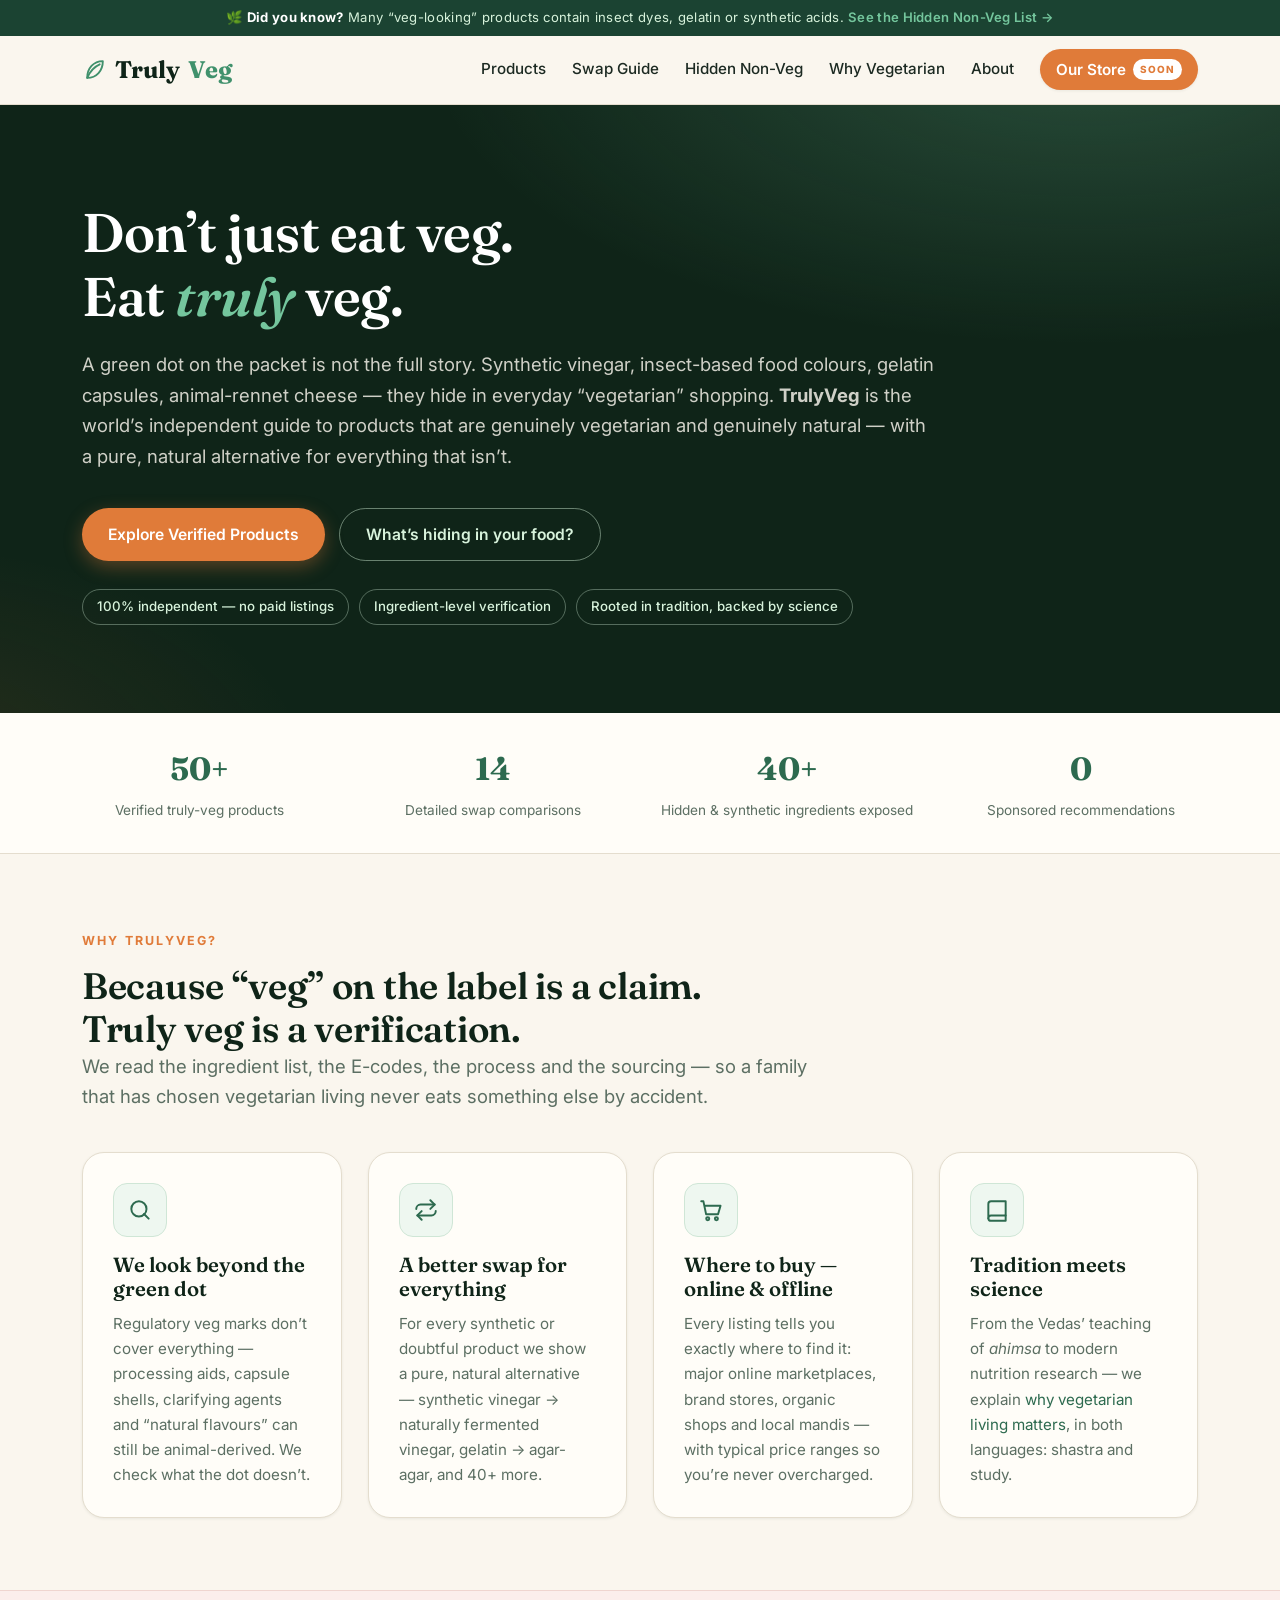
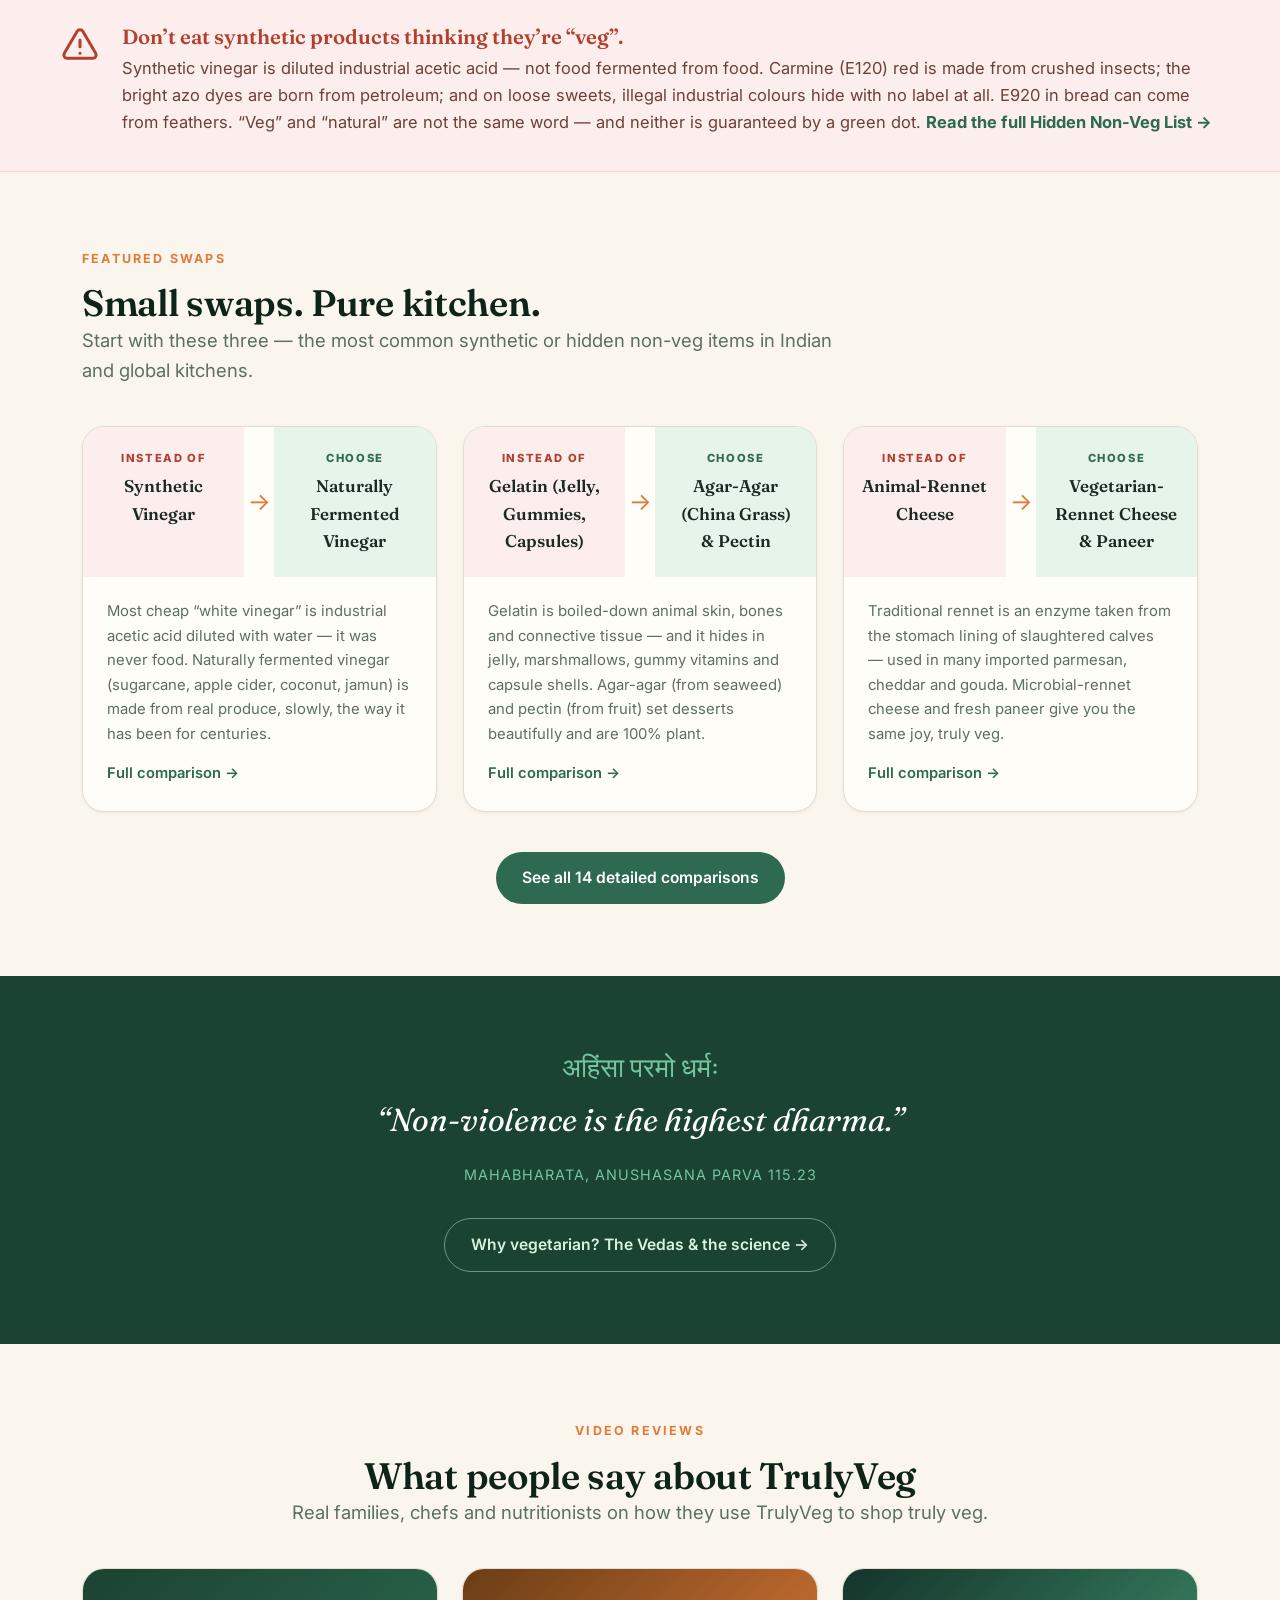
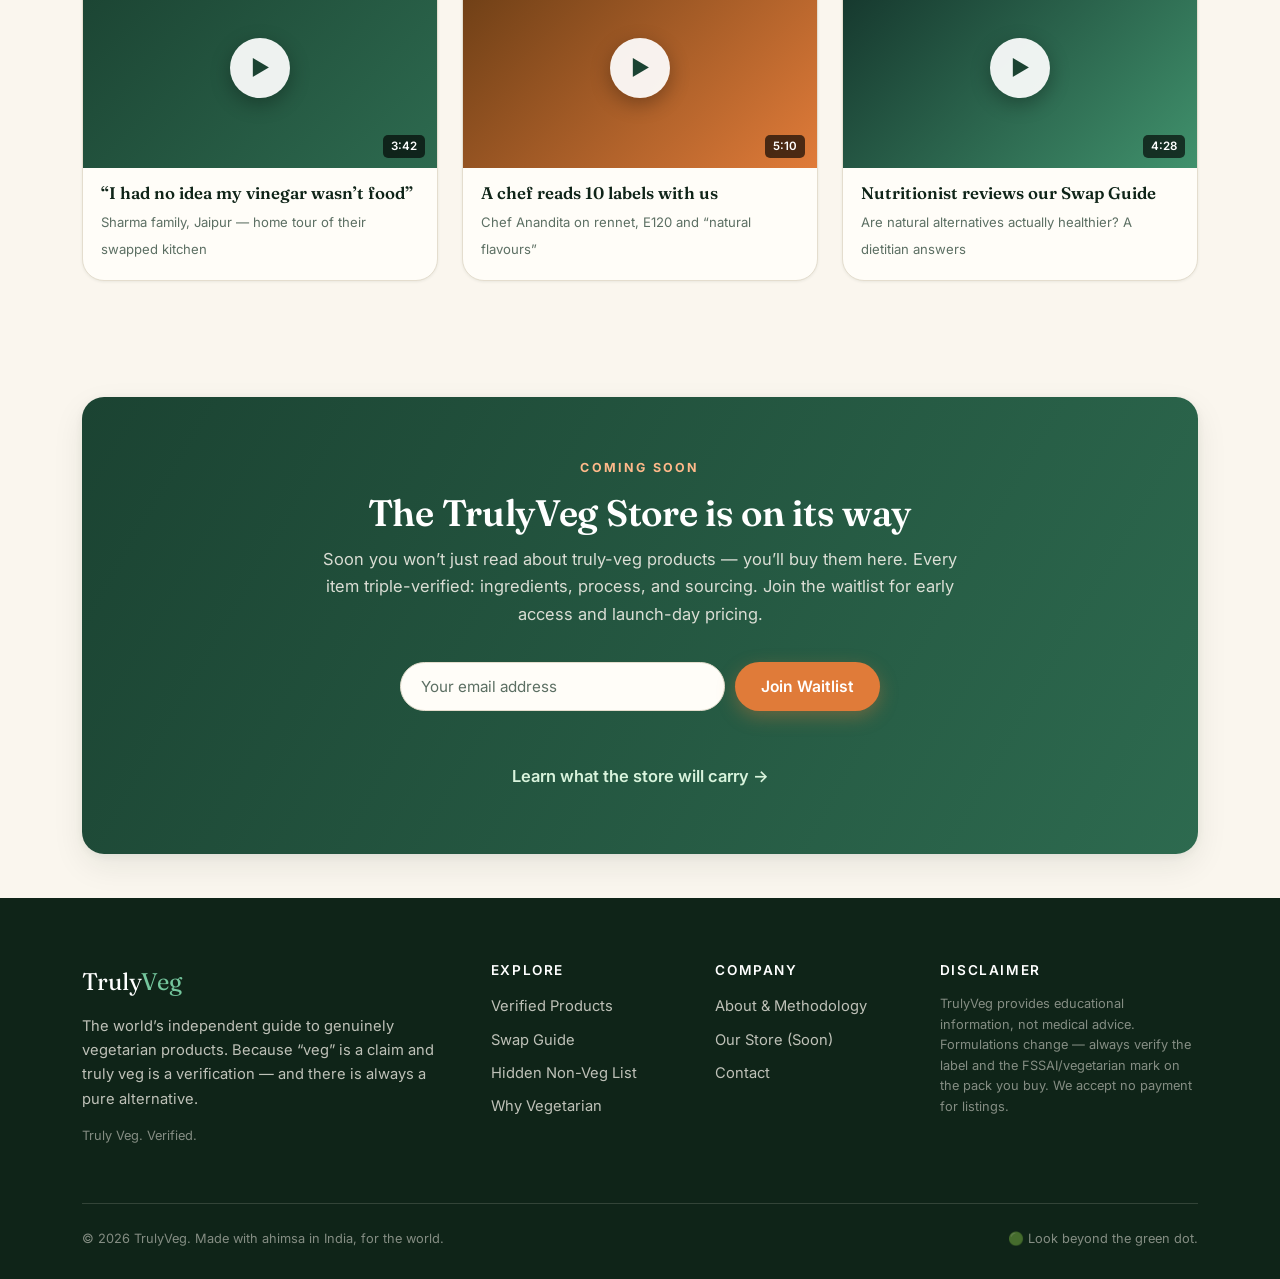
<file: index.html>
<!DOCTYPE html>
<html lang="en">
<head>
  <meta charset="UTF-8">
  <meta name="viewport" content="width=device-width, initial-scale=1.0">
  <title>TrulyVeg — Truly Veg. Verified. | The World's Guide to Genuinely Vegetarian Products</title>
  <meta name="description" content="TrulyVeg helps you find genuinely vegetarian products worldwide — and swap synthetic or hidden non-veg products for pure, natural alternatives. Look beyond the green dot.">
  <meta property="og:title" content="TrulyVeg — Truly Veg. Verified.">
  <meta property="og:description" content="The world's guide to genuinely vegetarian products. Swap synthetic for natural, hidden non-veg for truly veg.">
  <meta property="og:type" content="website">
  <meta property="og:url" content="https://trulyveg.com/">
  <meta property="og:site_name" content="TrulyVeg">
  <meta property="og:locale" content="en_US">
  <meta property="og:image" content="https://trulyveg.com/img/og-image.png">
  <meta property="og:image:width" content="1200">
  <meta property="og:image:height" content="630">
  <meta property="og:image:alt" content="TrulyVeg — Truly Veg. Verified.">
  <meta name="twitter:card" content="summary_large_image">
  <meta name="twitter:title" content="TrulyVeg — Truly Veg. Verified.">
  <meta name="twitter:description" content="The world's guide to genuinely vegetarian products. Swap synthetic for natural, hidden non-veg for truly veg.">
  <meta name="twitter:image" content="https://trulyveg.com/img/og-image.png">
  <link rel="canonical" href="https://trulyveg.com/">
  <meta name="robots" content="index, follow, max-image-preview:large, max-snippet:-1">
  <meta name="author" content="TrulyVeg">
  <meta name="theme-color" content="#1b4332">
  <link rel="icon" href="/favicon.ico" sizes="32x32">
  <link rel="icon" href="/favicon.svg" type="image/svg+xml">
  <link rel="apple-touch-icon" href="/icons/apple-touch-icon.png">
  <link rel="manifest" href="/site.webmanifest">
  <meta name="apple-mobile-web-app-capable" content="yes">
  <meta name="apple-mobile-web-app-title" content="TrulyVeg">
  <link rel="preconnect" href="https://fonts.googleapis.com">
  <link href="https://fonts.googleapis.com/css2?family=Fraunces:ital,wght@0,400;0,600;0,700;1,400;1,600&family=Inter:wght@400;500;600;700;800&display=swap" rel="stylesheet">
  <link rel="stylesheet" href="css/style.css">
  <script type="application/ld+json">
  {
    "@context": "https://schema.org",
    "@graph": [
      {
        "@type": "Organization",
        "@id": "https://trulyveg.com/#organization",
        "name": "TrulyVeg",
        "url": "https://trulyveg.com/",
        "slogan": "Truly Veg. Verified.",
        "logo": {
          "@type": "ImageObject",
          "url": "https://trulyveg.com/icons/icon-512.png",
          "width": 512,
          "height": 512
        },
        "image": "https://trulyveg.com/img/og-image.png",
        "description": "A global guide to genuinely vegetarian products and natural alternatives to synthetic and hidden non-vegetarian ingredients."
      },
      {
        "@type": "WebSite",
        "@id": "https://trulyveg.com/#website",
        "url": "https://trulyveg.com/",
        "name": "TrulyVeg",
        "description": "The world's independent guide to genuinely vegetarian products.",
        "publisher": { "@id": "https://trulyveg.com/#organization" },
        "inLanguage": "en"
      }
    ]
  }
  </script>
</head>
<body>

  <header class="site-header">
    <div class="topbar">🌿 <strong>Did you know?</strong> Many “veg-looking” products contain insect dyes, gelatin or synthetic acids. <a href="hidden-nonveg.html">See the Hidden Non-Veg List →</a></div>
    <div class="container nav-wrap">
      <a class="brand" href="index.html"><svg viewBox="0 0 24 24" fill="none" stroke="currentColor" stroke-width="1.8" stroke-linecap="round" stroke-linejoin="round" aria-hidden="true"><path d="M5 20C5 11 11 4 20 4c0 9-6 16-15 16z"/><path d="M5 20C7.5 14 11.5 9.5 17 7"/></svg>Truly<em>Veg</em></a>
      <nav class="nav" id="nav">
        <a href="products.html">Products</a>
        <a href="compare.html">Swap Guide</a>
        <a href="hidden-nonveg.html">Hidden Non-Veg</a>
        <a href="why-veg.html">Why Vegetarian</a>
        <a href="about.html">About</a>
        <a class="nav-store" href="store.html">Our Store <span class="soon-badge">Soon</span></a>
      </nav>
      <button class="nav-toggle" id="navToggle" aria-label="Menu">☰</button>
    </div>
  </header>

  <!-- ============ HERO ============ -->
  <div class="hero">
    <div class="container">
      <h1>Don’t just eat veg.<br>Eat <span class="accent">truly</span> veg.</h1>
      <p class="lead">A green dot on the packet is not the full story. Synthetic vinegar, insect-based food colours, gelatin capsules, animal-rennet cheese — they hide in everyday “vegetarian” shopping. <strong>TrulyVeg</strong> is the world’s independent guide to products that are genuinely vegetarian and genuinely natural — with a pure, natural alternative for everything that isn’t.</p>
      <div class="btn-row">
        <a class="btn btn-primary" href="products.html">Explore Verified Products</a>
        <a class="btn btn-ghost" href="hidden-nonveg.html">What’s hiding in your food?</a>
      </div>
      <div class="hero-badges">
        <span class="hero-badge">100% independent — no paid listings</span>
        <span class="hero-badge">Ingredient-level verification</span>
        <span class="hero-badge">Rooted in tradition, backed by science</span>
      </div>
    </div>
  </div>

  <!-- ============ STATS ============ -->
  <div class="stat-strip">
    <div class="container stat-grid">
      <div class="stat"><b>50+</b><span>Verified truly-veg products</span></div>
      <div class="stat"><b>14</b><span>Detailed swap comparisons</span></div>
      <div class="stat"><b>40+</b><span>Hidden &amp; synthetic ingredients exposed</span></div>
      <div class="stat"><b>0</b><span>Sponsored recommendations</span></div>
    </div>
  </div>

  <!-- ============ WHY TRULYVEG ============ -->
  <section>
    <div class="container">
      <div class="section-head">
        <span class="eyebrow">Why TrulyVeg?</span>
        <h2>Because “veg” on the label is a claim.<br>Truly veg is a verification.</h2>
        <p class="lead">We read the ingredient list, the E-codes, the process and the sourcing — so a family that has chosen vegetarian living never eats something else by accident.</p>
      </div>
      <div class="card-grid cols-4">
        <div class="card reveal">
          <div class="icon"><svg viewBox="0 0 24 24" fill="none" stroke="currentColor" stroke-width="1.8" stroke-linecap="round" stroke-linejoin="round" aria-hidden="true"><circle cx="11" cy="11" r="7"/><path d="m20 20-4.3-4.3"/></svg></div>
          <h3>We look beyond the green dot</h3>
          <p>Regulatory veg marks don’t cover everything — processing aids, capsule shells, clarifying agents and “natural flavours” can still be animal-derived. We check what the dot doesn’t.</p>
        </div>
        <div class="card reveal">
          <div class="icon"><svg viewBox="0 0 24 24" fill="none" stroke="currentColor" stroke-width="1.8" stroke-linecap="round" stroke-linejoin="round" aria-hidden="true"><path d="m16 3 4 4-4 4"/><path d="M20 7H7a4 4 0 0 0-4 4"/><path d="m8 21-4-4 4-4"/><path d="M4 17h13a4 4 0 0 0 4-4"/></svg></div>
          <h3>A better swap for everything</h3>
          <p>For every synthetic or doubtful product we show a pure, natural alternative — synthetic vinegar → naturally fermented vinegar, gelatin → agar-agar, and 40+ more.</p>
        </div>
        <div class="card reveal">
          <div class="icon"><svg viewBox="0 0 24 24" fill="none" stroke="currentColor" stroke-width="1.8" stroke-linecap="round" stroke-linejoin="round" aria-hidden="true"><circle cx="9" cy="20" r="1.4"/><circle cx="17" cy="20" r="1.4"/><path d="M3 4h2l2.5 12h11l2.3-8H6.1"/></svg></div>
          <h3>Where to buy — online &amp; offline</h3>
          <p>Every listing tells you exactly where to find it: major online marketplaces, brand stores, organic shops and local mandis — with typical price ranges so you’re never overcharged.</p>
        </div>
        <div class="card reveal">
          <div class="icon"><svg viewBox="0 0 24 24" fill="none" stroke="currentColor" stroke-width="1.8" stroke-linecap="round" stroke-linejoin="round" aria-hidden="true"><path d="M4 19.5A2.5 2.5 0 0 1 6.5 17H20V4H6.5A2.5 2.5 0 0 0 4 6.5v13z"/><path d="M4 19.5A2.5 2.5 0 0 0 6.5 22H20v-5"/></svg></div>
          <h3>Tradition meets science</h3>
          <p>From the Vedas’ teaching of <em>ahimsa</em> to modern nutrition research — we explain <a href="why-veg.html">why vegetarian living matters</a>, in both languages: shastra and study.</p>
        </div>
      </div>
    </div>
  </section>

  <!-- ============ ALERT BAND ============ -->
  <div class="alert-band">
    <div class="container alert-inner">
      <div class="icon"><svg viewBox="0 0 24 24" fill="none" stroke="currentColor" stroke-width="1.8" stroke-linecap="round" stroke-linejoin="round" aria-hidden="true"><path d="M10.3 3.8 2.6 17a2 2 0 0 0 1.7 3h15.4a2 2 0 0 0 1.7-3L13.7 3.8a2 2 0 0 0-3.4 0z"/><path d="M12 9v4"/><path d="M12 17h.01"/></svg></div>
      <div>
        <h3>Don’t eat synthetic products thinking they’re “veg”.</h3>
        <p>Synthetic vinegar is diluted industrial acetic acid — not food fermented from food. Carmine (E120) red is made from crushed insects; the bright azo dyes are born from petroleum; and on loose sweets, illegal industrial colours hide with no label at all. E920 in bread can come from feathers. “Veg” and “natural” are not the same word — and neither is guaranteed by a green dot. <a href="hidden-nonveg.html"><strong>Read the full Hidden Non-Veg List →</strong></a></p>
      </div>
    </div>
  </div>

  <!-- ============ FEATURED SWAPS ============ -->
  <section>
    <div class="container">
      <div class="section-head">
        <span class="eyebrow">Featured Swaps</span>
        <h2>Small swaps. Pure kitchen.</h2>
        <p class="lead">Start with these three — the most common synthetic or hidden non-veg items in Indian and global kitchens.</p>
      </div>
      <div class="card-grid">
        <div class="swap-card reveal">
          <div class="swap-head">
            <div class="swap-side swap-no"><span class="label">Instead of</span><span class="name">Synthetic Vinegar</span></div>
            <div class="swap-arrow">→</div>
            <div class="swap-side swap-yes"><span class="label">Choose</span><span class="name">Naturally Fermented Vinegar</span></div>
          </div>
          <div class="swap-body">
            <p>Most cheap “white vinegar” is industrial acetic acid diluted with water — it was never food. Naturally fermented vinegar (sugarcane, apple cider, coconut, jamun) is made from real produce, slowly, the way it has been for centuries.</p>
            <a class="swap-link" href="compare.html#vinegar">Full comparison →</a>
          </div>
        </div>
        <div class="swap-card reveal">
          <div class="swap-head">
            <div class="swap-side swap-no"><span class="label">Instead of</span><span class="name">Gelatin (Jelly, Gummies, Capsules)</span></div>
            <div class="swap-arrow">→</div>
            <div class="swap-side swap-yes"><span class="label">Choose</span><span class="name">Agar-Agar (China Grass) &amp; Pectin</span></div>
          </div>
          <div class="swap-body">
            <p>Gelatin is boiled-down animal skin, bones and connective tissue — and it hides in jelly, marshmallows, gummy vitamins and capsule shells. Agar-agar (from seaweed) and pectin (from fruit) set desserts beautifully and are 100% plant.</p>
            <a class="swap-link" href="compare.html#gelatin">Full comparison →</a>
          </div>
        </div>
        <div class="swap-card reveal">
          <div class="swap-head">
            <div class="swap-side swap-no"><span class="label">Instead of</span><span class="name">Animal-Rennet Cheese</span></div>
            <div class="swap-arrow">→</div>
            <div class="swap-side swap-yes"><span class="label">Choose</span><span class="name">Vegetarian-Rennet Cheese &amp; Paneer</span></div>
          </div>
          <div class="swap-body">
            <p>Traditional rennet is an enzyme taken from the stomach lining of slaughtered calves — used in many imported parmesan, cheddar and gouda. Microbial-rennet cheese and fresh paneer give you the same joy, truly veg.</p>
            <a class="swap-link" href="compare.html#cheese">Full comparison →</a>
          </div>
        </div>
      </div>
      <div class="btn-row" style="justify-content:center; margin-top:40px;">
        <a class="btn btn-green" href="compare.html">See all 14 detailed comparisons</a>
      </div>
    </div>
  </section>

  <!-- ============ QUOTE BAND ============ -->
  <section class="quote-band">
    <div class="container">
      <blockquote>
        <span class="sanskrit">अहिंसा परमो धर्मः</span>
        “Non-violence is the highest dharma.”
      </blockquote>
      <cite>Mahabharata, Anushasana Parva 115.23</cite>
      <div class="btn-row" style="justify-content:center; margin-top:30px;">
        <a class="btn btn-ghost" href="why-veg.html">Why vegetarian? The Vedas &amp; the science →</a>
      </div>
    </div>
  </section>

  <!-- ============ VIDEO REVIEWS ============ -->
  <section>
    <div class="container">
      <div class="section-head center">
        <span class="eyebrow">Video Reviews</span>
        <h2>What people say about TrulyVeg</h2>
        <p class="lead">Real families, chefs and nutritionists on how they use TrulyVeg to shop truly veg.</p>
      </div>
      <!-- To go live: add data-video-id="YOUTUBE_ID" to each .video-thumb -->
      <div class="video-grid">
        <div class="video-card reveal">
          <div class="video-thumb" data-video-id=""><div class="play">▶</div><span class="duration">3:42</span></div>
          <div class="video-meta"><h4>“I had no idea my vinegar wasn’t food”</h4><span>Sharma family, Jaipur — home tour of their swapped kitchen</span></div>
        </div>
        <div class="video-card reveal">
          <div class="video-thumb alt" data-video-id=""><div class="play">▶</div><span class="duration">5:10</span></div>
          <div class="video-meta"><h4>A chef reads 10 labels with us</h4><span>Chef Anandita on rennet, E120 and “natural flavours”</span></div>
        </div>
        <div class="video-card reveal">
          <div class="video-thumb alt2" data-video-id=""><div class="play">▶</div><span class="duration">4:28</span></div>
          <div class="video-meta"><h4>Nutritionist reviews our Swap Guide</h4><span>Are natural alternatives actually healthier? A dietitian answers</span></div>
        </div>
      </div>
    </div>
  </section>

  <!-- ============ STORE TEASER ============ -->
  <section class="section-tight">
    <div class="container">
      <div class="cta-panel reveal">
        <span class="eyebrow" style="color:#ffb98a;">Coming Soon</span>
        <h2>The TrulyVeg Store is on its way</h2>
        <p>Soon you won’t just read about truly-veg products — you’ll buy them here. Every item triple-verified: ingredients, process, and sourcing. Join the waitlist for early access and launch-day pricing.</p>
        <form class="waitlist-form waitlist-light" data-waitlist>
          <input type="email" placeholder="Your email address" aria-label="Email address">
          <button class="btn btn-primary" type="submit">Join Waitlist</button>
        </form>
        <div class="form-msg" aria-live="polite"></div>
        <p style="margin-top:18px;"><a href="store.html" style="color:#d8f3dc; font-weight:600;">Learn what the store will carry →</a></p>
      </div>
    </div>
  </section>

  <!-- ============ FOOTER ============ -->
  <footer class="site-footer">
    <div class="container">
      <div class="footer-grid">
        <div>
          <div class="footer-brand">Truly<em>Veg</em></div>
          <p>The world’s independent guide to genuinely vegetarian products. Because “veg” is a claim and truly veg is a verification — and there is always a pure alternative.</p>
          <p class="disclaimer">Truly Veg. Verified.</p>
        </div>
        <div>
          <h4>Explore</h4>
          <a href="products.html">Verified Products</a>
          <a href="compare.html">Swap Guide</a>
          <a href="hidden-nonveg.html">Hidden Non-Veg List</a>
          <a href="why-veg.html">Why Vegetarian</a>
        </div>
        <div>
          <h4>Company</h4>
          <a href="about.html">About &amp; Methodology</a>
          <a href="store.html">Our Store (Soon)</a>
          <a href="about.html#contact">Contact</a>
        </div>
        <div>
          <h4>Disclaimer</h4>
          <p class="disclaimer">TrulyVeg provides educational information, not medical advice. Formulations change — always verify the label and the FSSAI/vegetarian mark on the pack you buy. We accept no payment for listings.</p>
        </div>
      </div>
      <div class="footer-bottom">
        <span>© 2026 TrulyVeg. Made with ahimsa in India, for the world.</span>
        <span>🟢 Look beyond the green dot.</span>
      </div>
    </div>
  </footer>

  <script src="js/main.js"></script>
</body>
</html>
</file>
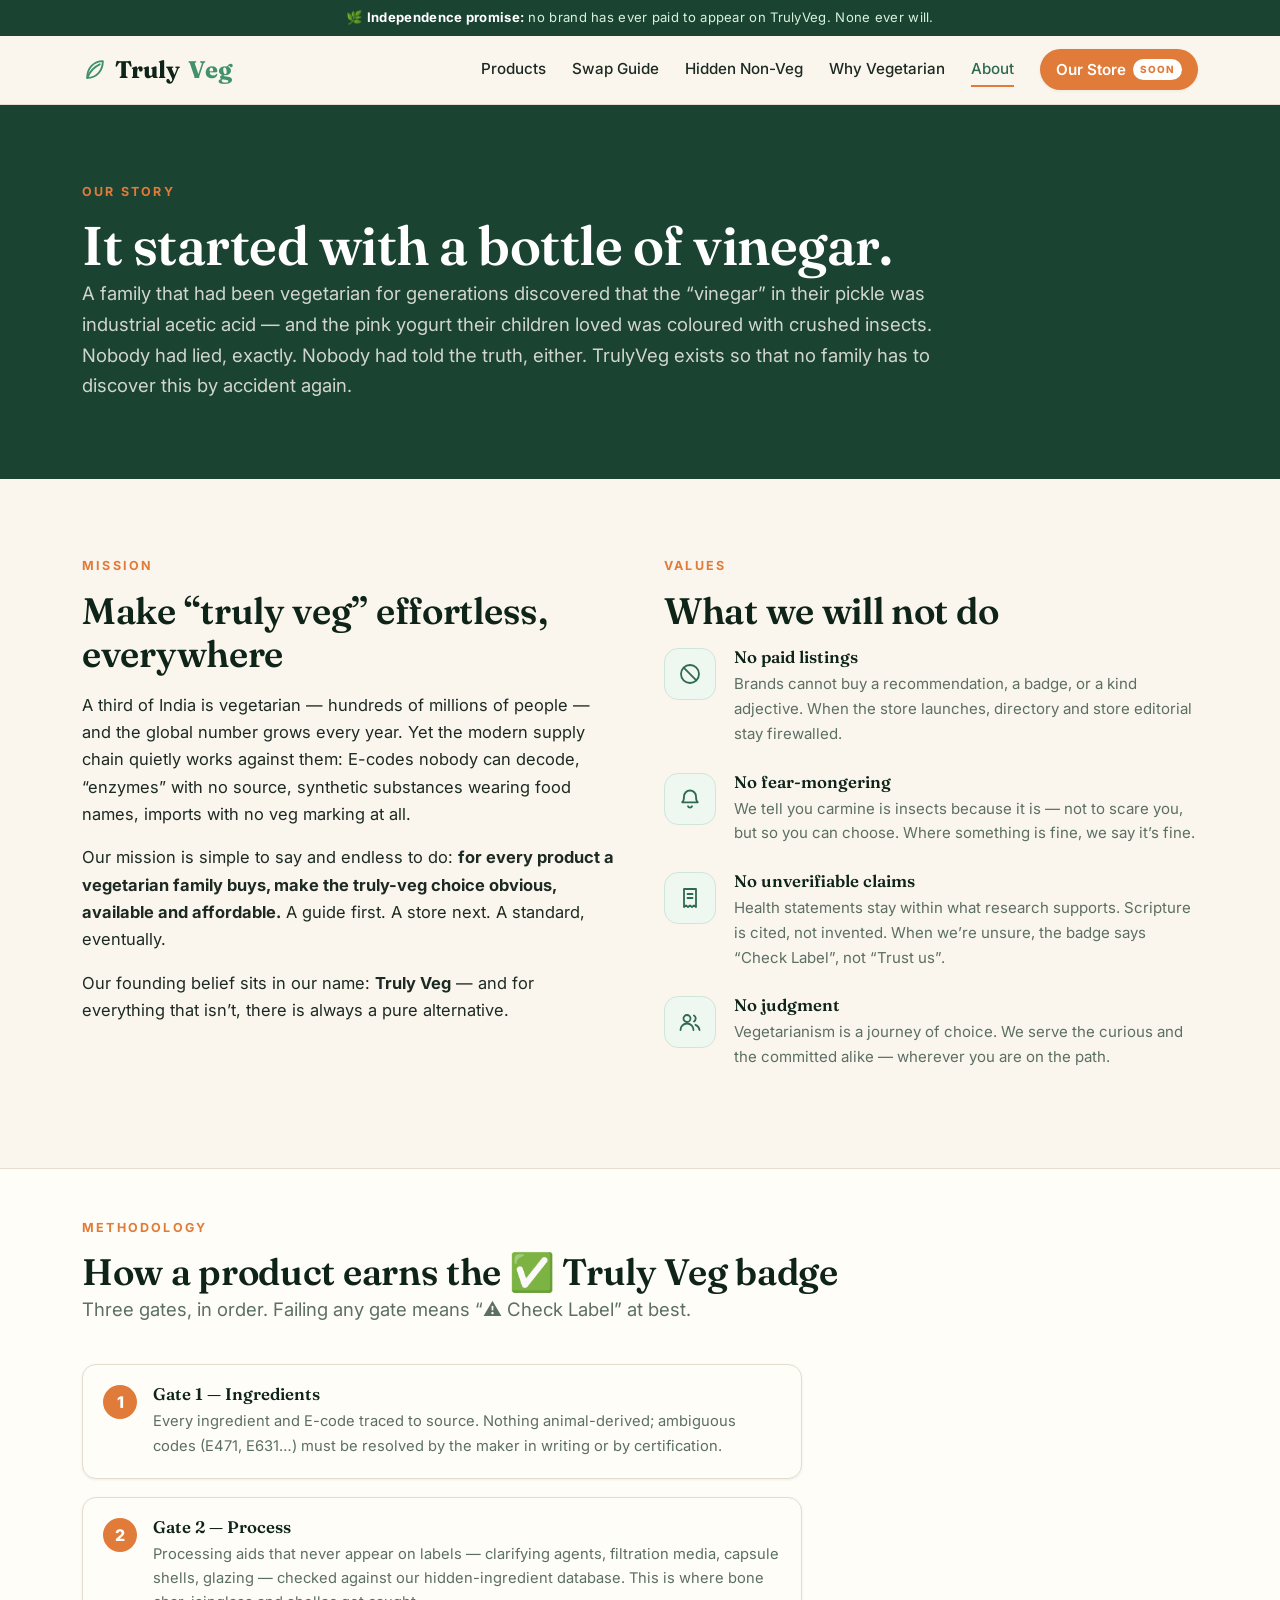
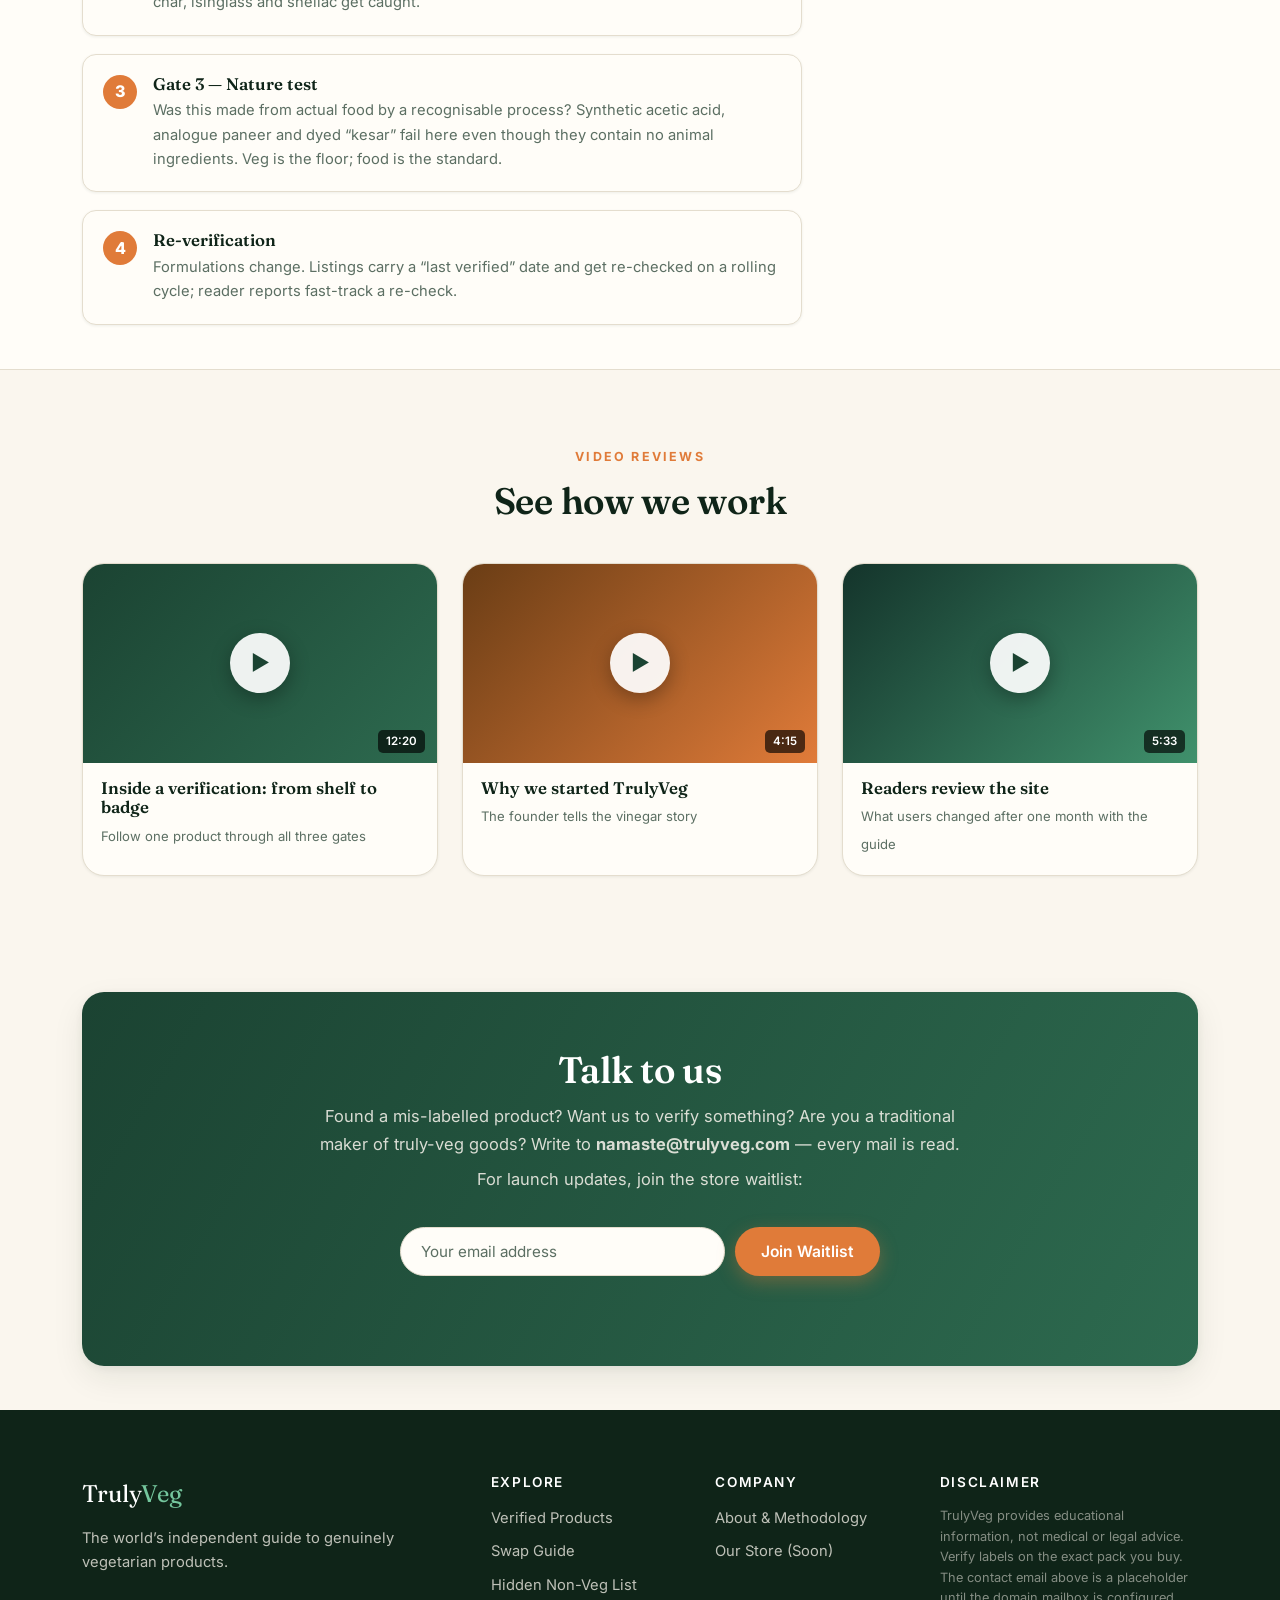
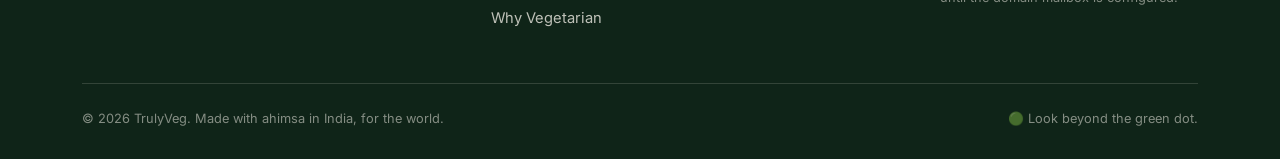
<file: about.html>
<!DOCTYPE html>
<html lang="en">
<head>
  <meta charset="UTF-8">
  <meta name="viewport" content="width=device-width, initial-scale=1.0">
  <title>About TrulyVeg — Our Story, Mission &amp; Verification Methodology</title>
  <meta name="description" content="Why TrulyVeg exists, how we verify products (ingredients, process, sourcing), and our promise of editorial independence — no paid listings, ever.">
  <link rel="canonical" href="https://trulyveg.com/about.html">
  <meta name="robots" content="index, follow, max-image-preview:large, max-snippet:-1">
  <meta name="author" content="TrulyVeg">
  <meta name="theme-color" content="#1b4332">
  <meta property="og:type" content="article">
  <meta property="og:site_name" content="TrulyVeg">
  <meta property="og:locale" content="en_US">
  <meta property="og:title" content="About TrulyVeg — Our Story, Mission &amp; Verification Methodology">
  <meta property="og:description" content="Why TrulyVeg exists, how we verify products across ingredients, process and sourcing, and our promise of editorial independence — no paid listings, ever.">
  <meta property="og:url" content="https://trulyveg.com/about.html">
  <meta property="og:image" content="https://trulyveg.com/img/og-image.png">
  <meta property="og:image:width" content="1200">
  <meta property="og:image:height" content="630">
  <meta property="og:image:alt" content="TrulyVeg — Truly Veg. Verified.">
  <meta name="twitter:card" content="summary_large_image">
  <meta name="twitter:title" content="About TrulyVeg — Story, Mission &amp; Methodology">
  <meta name="twitter:description" content="How we verify products and our promise of editorial independence — no paid listings, ever.">
  <meta name="twitter:image" content="https://trulyveg.com/img/og-image.png">
  <link rel="icon" href="/favicon.ico" sizes="32x32">
  <link rel="icon" href="/favicon.svg" type="image/svg+xml">
  <link rel="apple-touch-icon" href="/icons/apple-touch-icon.png">
  <link rel="manifest" href="/site.webmanifest">
  <meta name="apple-mobile-web-app-capable" content="yes">
  <meta name="apple-mobile-web-app-title" content="TrulyVeg">
  <link rel="preconnect" href="https://fonts.googleapis.com">
  <link href="https://fonts.googleapis.com/css2?family=Fraunces:ital,wght@0,400;0,600;0,700;1,400;1,600&family=Inter:wght@400;500;600;700;800&display=swap" rel="stylesheet">
  <link rel="stylesheet" href="css/style.css">
</head>
<body>

  <header class="site-header">
    <div class="topbar">🌿 <strong>Independence promise:</strong> no brand has ever paid to appear on TrulyVeg. None ever will.</div>
    <div class="container nav-wrap">
      <a class="brand" href="index.html"><svg viewBox="0 0 24 24" fill="none" stroke="currentColor" stroke-width="1.8" stroke-linecap="round" stroke-linejoin="round" aria-hidden="true"><path d="M5 20C5 11 11 4 20 4c0 9-6 16-15 16z"/><path d="M5 20C7.5 14 11.5 9.5 17 7"/></svg>Truly<em>Veg</em></a>
      <nav class="nav" id="nav">
        <a href="products.html">Products</a>
        <a href="compare.html">Swap Guide</a>
        <a href="hidden-nonveg.html">Hidden Non-Veg</a>
        <a href="why-veg.html">Why Vegetarian</a>
        <a href="about.html" class="active">About</a>
        <a class="nav-store" href="store.html">Our Store <span class="soon-badge">Soon</span></a>
      </nav>
      <button class="nav-toggle" id="navToggle" aria-label="Menu">☰</button>
    </div>
  </header>

  <div class="page-hero">
    <div class="container">
      <span class="eyebrow">Our Story</span>
      <h1>It started with a bottle of vinegar.</h1>
      <p class="lead">A family that had been vegetarian for generations discovered that the “vinegar” in their pickle was industrial acetic acid — and the pink yogurt their children loved was coloured with crushed insects. Nobody had lied, exactly. Nobody had told the truth, either. TrulyVeg exists so that no family has to discover this by accident again.</p>
    </div>
  </div>

  <!-- ============ MISSION ============ -->
  <section>
    <div class="container">
      <div class="two-col">
        <div>
          <span class="eyebrow">Mission</span>
          <h2>Make “truly veg” effortless, everywhere</h2>
          <p style="margin-top:16px;">A third of India is vegetarian — hundreds of millions of people — and the global number grows every year. Yet the modern supply chain quietly works against them: E-codes nobody can decode, “enzymes” with no source, synthetic substances wearing food names, imports with no veg marking at all.</p>
          <p>Our mission is simple to say and endless to do: <strong>for every product a vegetarian family buys, make the truly-veg choice obvious, available and affordable.</strong> A guide first. A store next. A standard, eventually.</p>
          <p>Our founding belief sits in our name: <strong>Truly Veg</strong> — and for everything that isn’t, there is always a pure alternative.</p>
        </div>
        <div>
          <span class="eyebrow">Values</span>
          <h2>What we will not do</h2>
          <div class="benefit" style="margin-top:16px;"><div class="icon"><svg viewBox="0 0 24 24" fill="none" stroke="currentColor" stroke-width="1.8" stroke-linecap="round" stroke-linejoin="round" aria-hidden="true"><circle cx="12" cy="12" r="9"/><path d="m5.7 5.7 12.6 12.6"/></svg></div><div><h4>No paid listings</h4><p>Brands cannot buy a recommendation, a badge, or a kind adjective. When the store launches, directory and store editorial stay firewalled.</p></div></div>
          <div class="benefit"><div class="icon"><svg viewBox="0 0 24 24" fill="none" stroke="currentColor" stroke-width="1.8" stroke-linecap="round" stroke-linejoin="round" aria-hidden="true"><path d="M6 9.5a6 6 0 0 1 12 0c0 4.5 1.8 5.8 1.8 5.8H4.2S6 14 6 9.5z"/><path d="M10 19.3a2.2 2.2 0 0 0 4 0"/></svg></div><div><h4>No fear-mongering</h4><p>We tell you carmine is insects because it is — not to scare you, but so you can choose. Where something is fine, we say it’s fine.</p></div></div>
          <div class="benefit"><div class="icon"><svg viewBox="0 0 24 24" fill="none" stroke="currentColor" stroke-width="1.8" stroke-linecap="round" stroke-linejoin="round" aria-hidden="true"><path d="M6 3h12v18l-2-1.5-2 1.5-2-1.5L10 21l-2-1.5L6 21V3z"/><path d="M9.5 8h5"/><path d="M9.5 12h5"/></svg></div><div><h4>No unverifiable claims</h4><p>Health statements stay within what research supports. Scripture is cited, not invented. When we’re unsure, the badge says “Check Label”, not “Trust us”.</p></div></div>
          <div class="benefit"><div class="icon"><svg viewBox="0 0 24 24" fill="none" stroke="currentColor" stroke-width="1.8" stroke-linecap="round" stroke-linejoin="round" aria-hidden="true"><circle cx="9" cy="8.5" r="3.5"/><path d="M2.5 20a6.5 6.5 0 0 1 13 0"/><path d="M16 5.5a3.5 3.5 0 0 1 0 6"/><path d="M17.5 14.8a6.5 6.5 0 0 1 4 5.2"/></svg></div><div><h4>No judgment</h4><p>Vegetarianism is a journey of choice. We serve the curious and the committed alike — wherever you are on the path.</p></div></div>
        </div>
      </div>
    </div>
  </section>

  <!-- ============ METHODOLOGY ============ -->
  <section class="section-tight" style="background:var(--paper); border-block:1px solid var(--line);" id="methodology">
    <div class="container">
      <div class="section-head">
        <span class="eyebrow">Methodology</span>
        <h2>How a product earns the ✅ Truly Veg badge</h2>
        <p class="lead">Three gates, in order. Failing any gate means “⚠️ Check Label” at best.</p>
      </div>
      <div class="steps">
        <div class="step"><h4>Gate 1 — Ingredients</h4><p>Every ingredient and E-code traced to source. Nothing animal-derived; ambiguous codes (E471, E631…) must be resolved by the maker in writing or by certification.</p></div>
        <div class="step"><h4>Gate 2 — Process</h4><p>Processing aids that never appear on labels — clarifying agents, filtration media, capsule shells, glazing — checked against our hidden-ingredient database. This is where bone char, isinglass and shellac get caught.</p></div>
        <div class="step"><h4>Gate 3 — Nature test</h4><p>Was this made from actual food by a recognisable process? Synthetic acetic acid, analogue paneer and dyed “kesar” fail here even though they contain no animal ingredients. Veg is the floor; food is the standard.</p></div>
        <div class="step"><h4>Re-verification</h4><p>Formulations change. Listings carry a “last verified” date and get re-checked on a rolling cycle; reader reports fast-track a re-check.</p></div>
      </div>
    </div>
  </section>

  <!-- ============ VIDEO ============ -->
  <section>
    <div class="container">
      <div class="section-head center">
        <span class="eyebrow">Video Reviews</span>
        <h2>See how we work</h2>
      </div>
      <div class="video-grid">
        <div class="video-card"><div class="video-thumb" data-video-id=""><div class="play">▶</div><span class="duration">12:20</span></div><div class="video-meta"><h4>Inside a verification: from shelf to badge</h4><span>Follow one product through all three gates</span></div></div>
        <div class="video-card"><div class="video-thumb alt" data-video-id=""><div class="play">▶</div><span class="duration">4:15</span></div><div class="video-meta"><h4>Why we started TrulyVeg</h4><span>The founder tells the vinegar story</span></div></div>
        <div class="video-card"><div class="video-thumb alt2" data-video-id=""><div class="play">▶</div><span class="duration">5:33</span></div><div class="video-meta"><h4>Readers review the site</h4><span>What users changed after one month with the guide</span></div></div>
      </div>
    </div>
  </section>

  <!-- ============ CONTACT ============ -->
  <section class="section-tight" id="contact">
    <div class="container">
      <div class="cta-panel">
        <h2>Talk to us</h2>
        <p>Found a mis-labelled product? Want us to verify something? Are you a traditional maker of truly-veg goods? Write to <strong>namaste@trulyveg.com</strong> — every mail is read.</p>
        <p style="margin-top:6px;">For launch updates, join the store waitlist:</p>
        <form class="waitlist-form waitlist-light" data-waitlist>
          <input type="email" placeholder="Your email address" aria-label="Email address">
          <button class="btn btn-primary" type="submit">Join Waitlist</button>
        </form>
        <div class="form-msg" aria-live="polite"></div>
      </div>
    </div>
  </section>

  <footer class="site-footer">
    <div class="container">
      <div class="footer-grid">
        <div>
          <div class="footer-brand">Truly<em>Veg</em></div>
          <p>The world’s independent guide to genuinely vegetarian products.</p>
        </div>
        <div>
          <h4>Explore</h4>
          <a href="products.html">Verified Products</a>
          <a href="compare.html">Swap Guide</a>
          <a href="hidden-nonveg.html">Hidden Non-Veg List</a>
          <a href="why-veg.html">Why Vegetarian</a>
        </div>
        <div>
          <h4>Company</h4>
          <a href="about.html">About &amp; Methodology</a>
          <a href="store.html">Our Store (Soon)</a>
        </div>
        <div>
          <h4>Disclaimer</h4>
          <p class="disclaimer">TrulyVeg provides educational information, not medical or legal advice. Verify labels on the exact pack you buy. The contact email above is a placeholder until the domain mailbox is configured.</p>
        </div>
      </div>
      <div class="footer-bottom">
        <span>© 2026 TrulyVeg. Made with ahimsa in India, for the world.</span>
        <span>🟢 Look beyond the green dot.</span>
      </div>
    </div>
  </footer>

  <script src="js/main.js"></script>
</body>
</html>
</file>
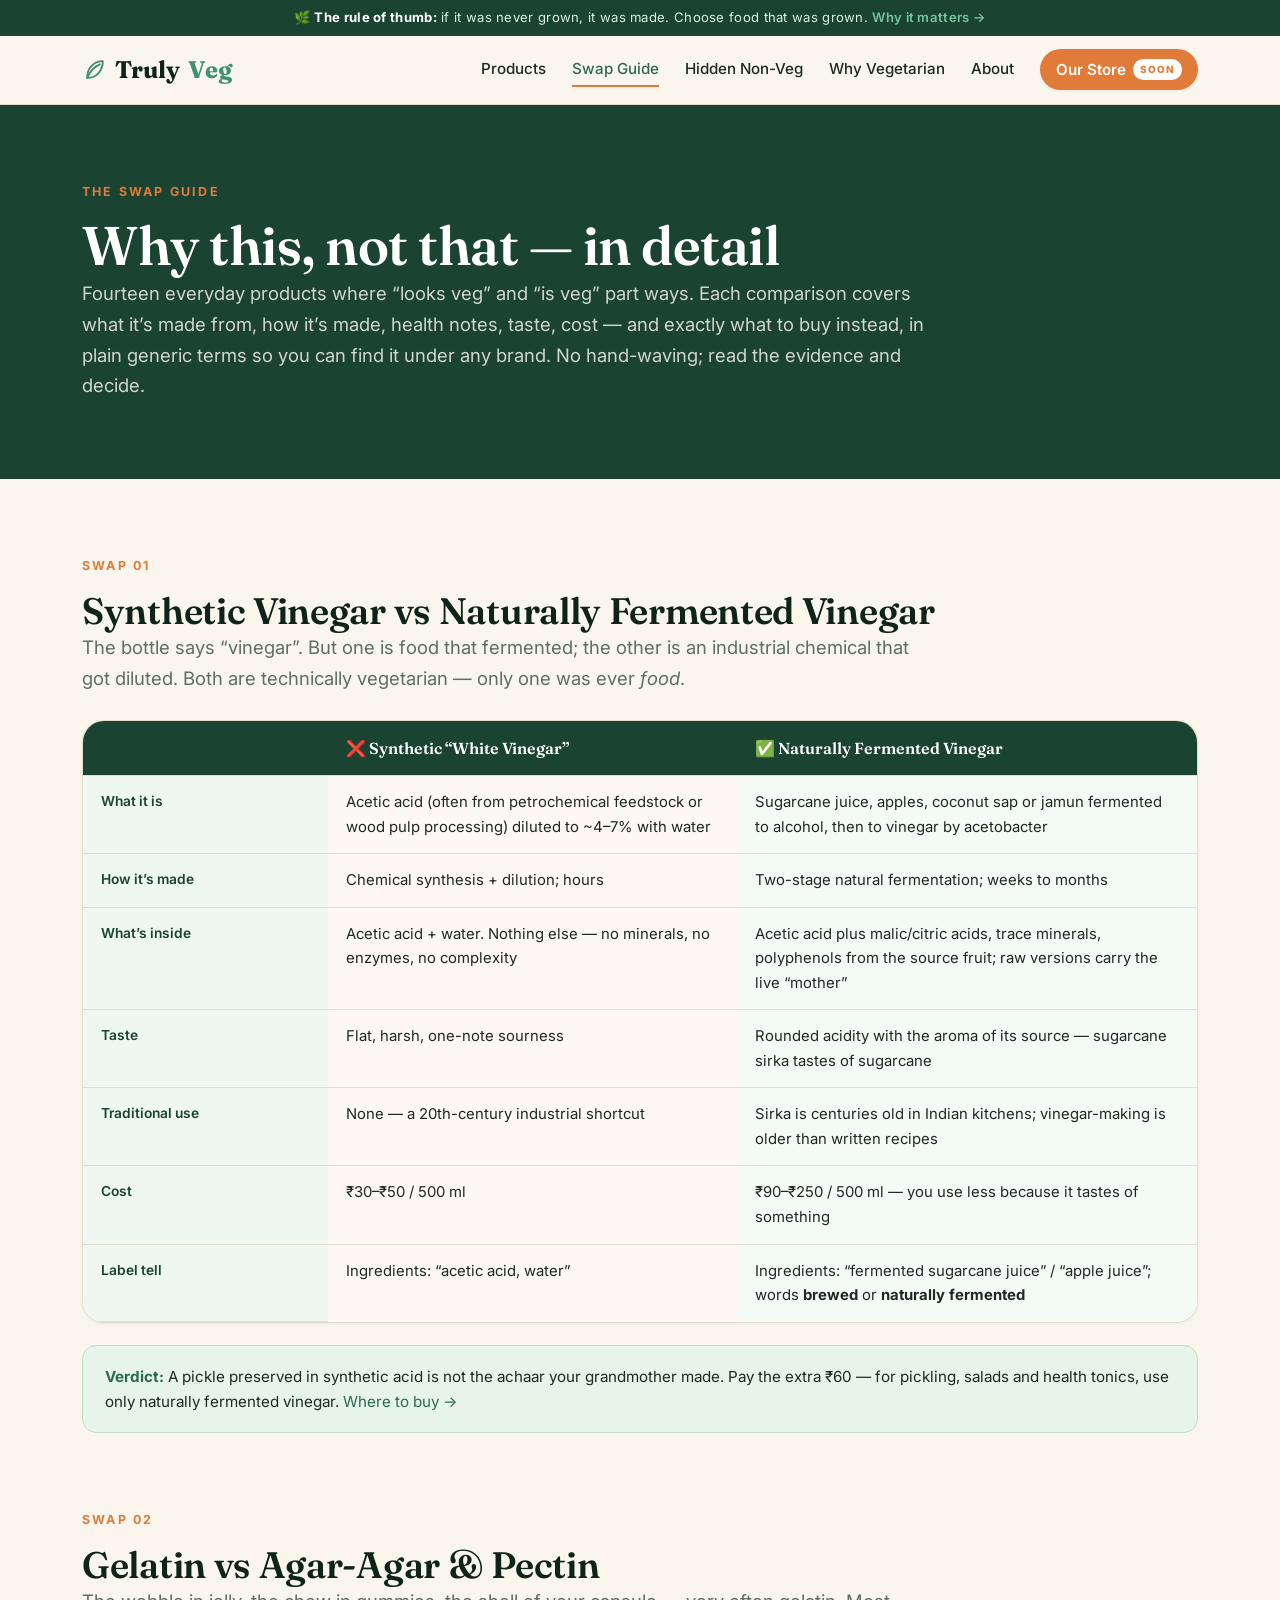
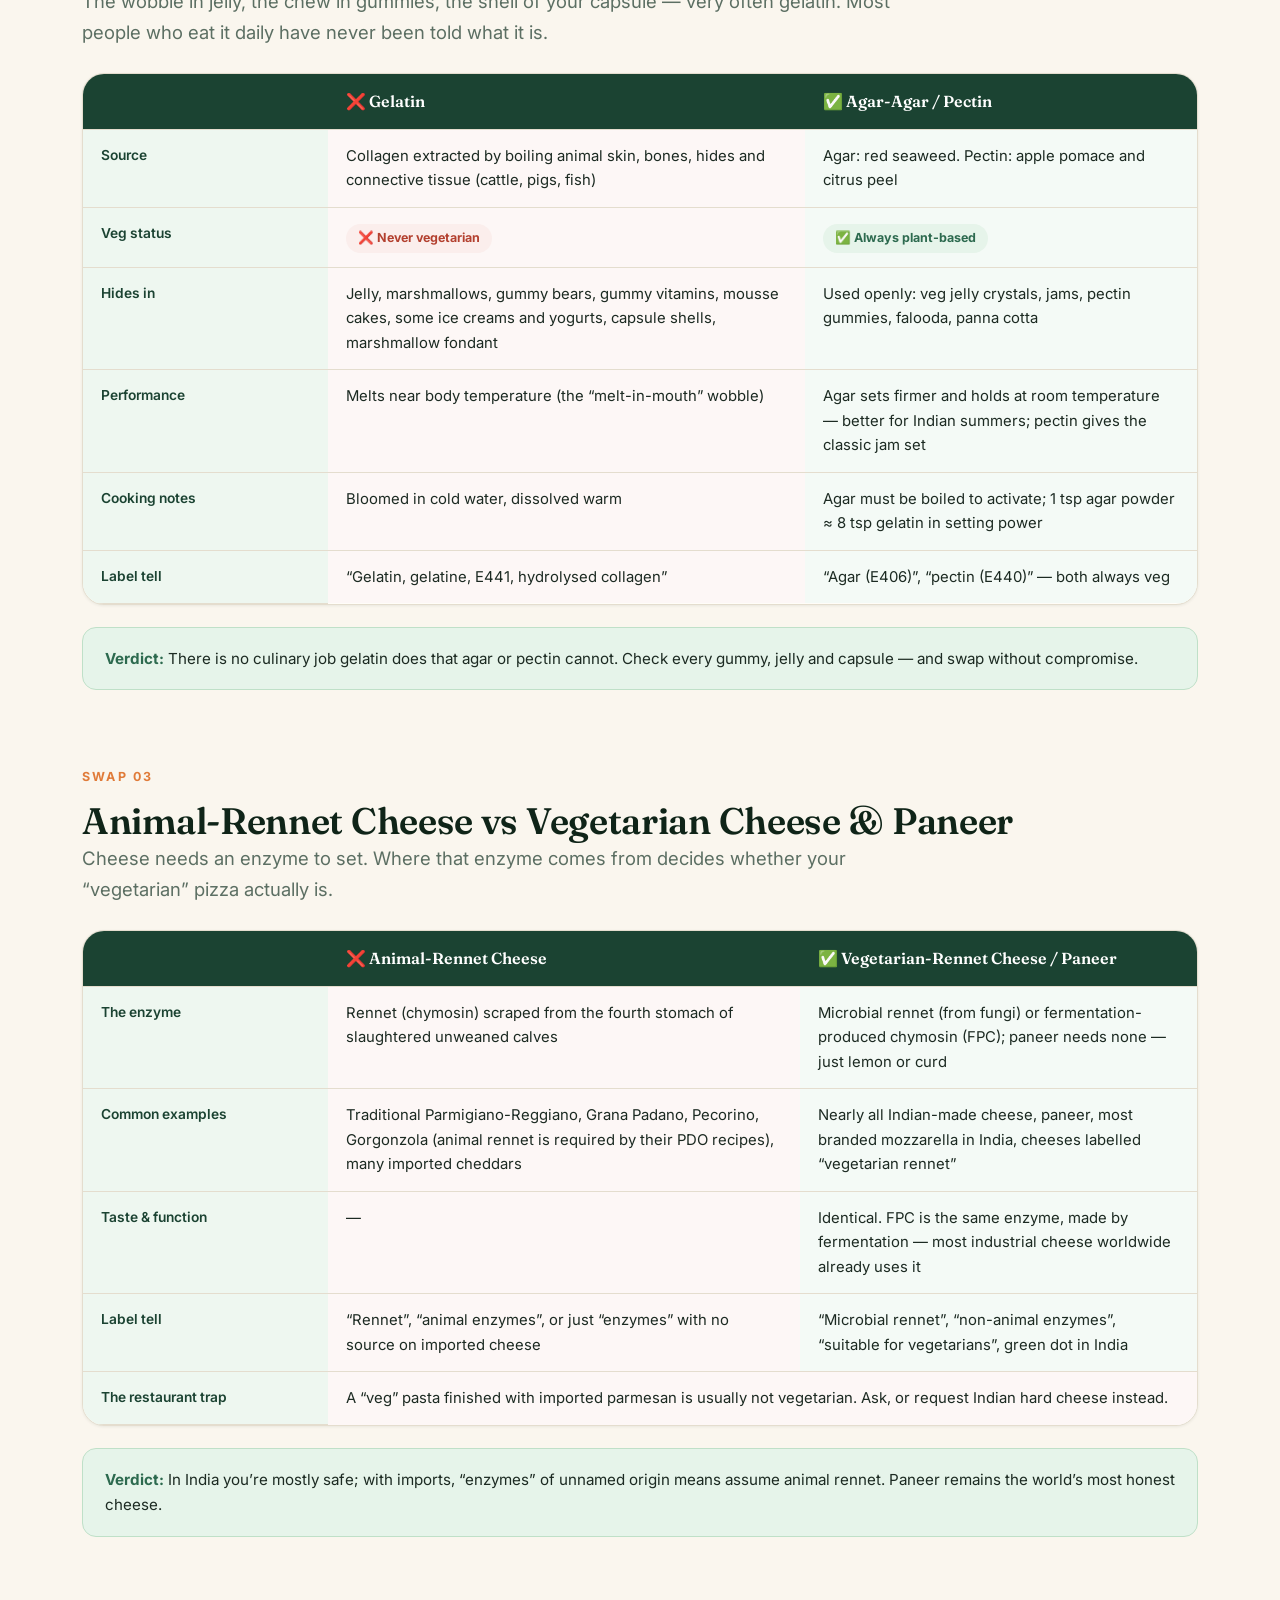
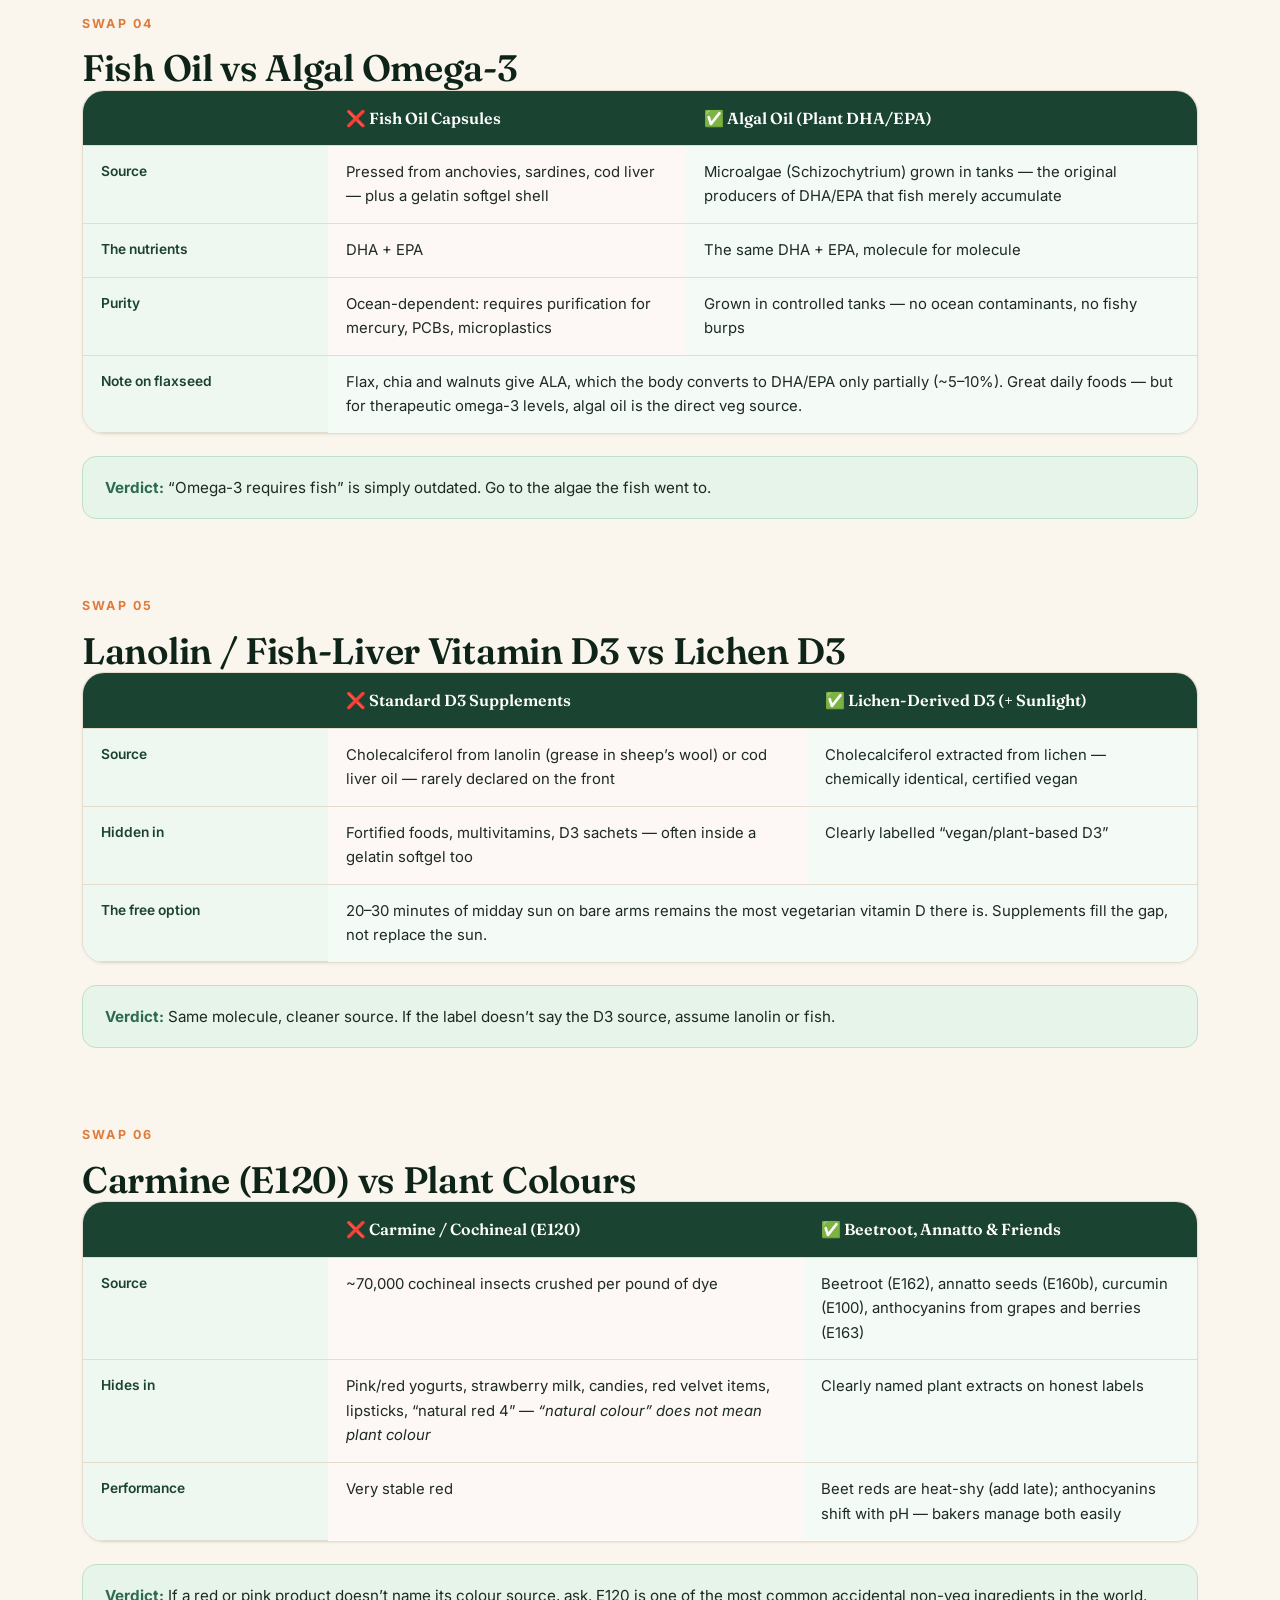
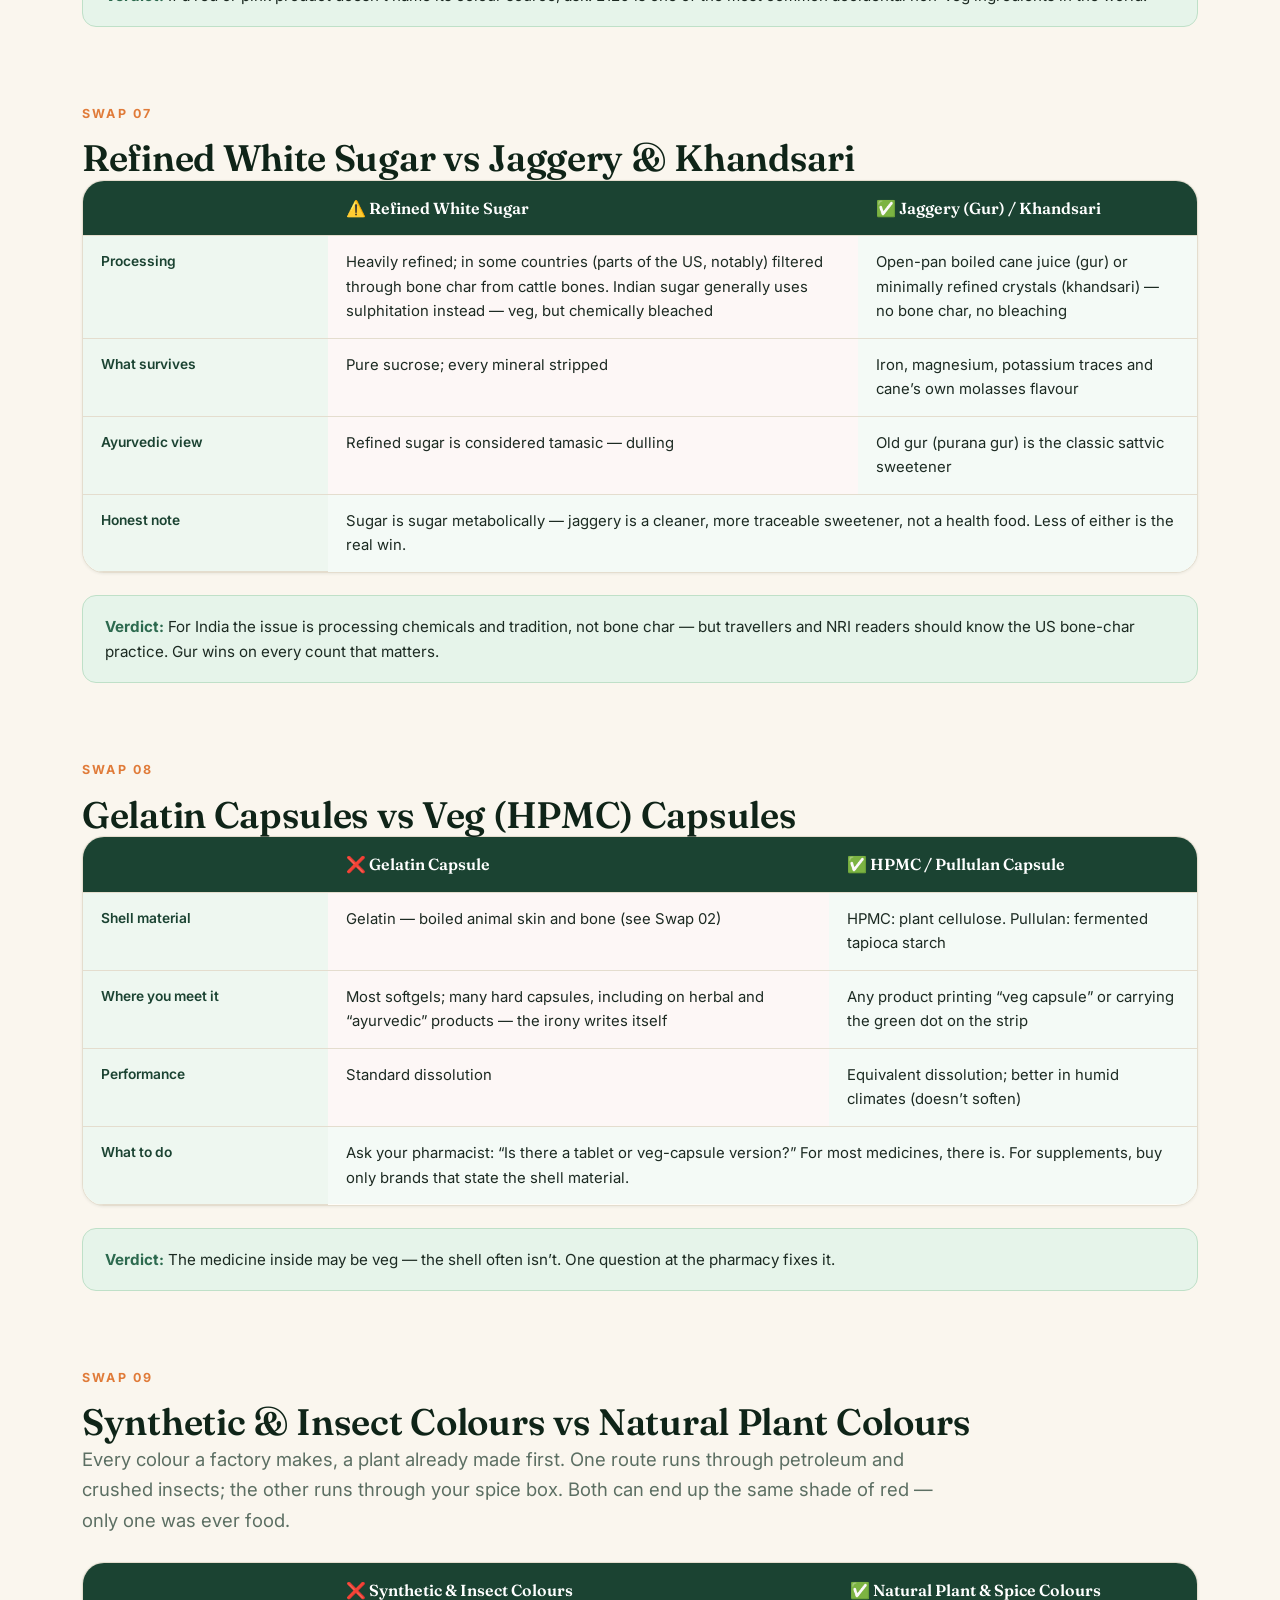
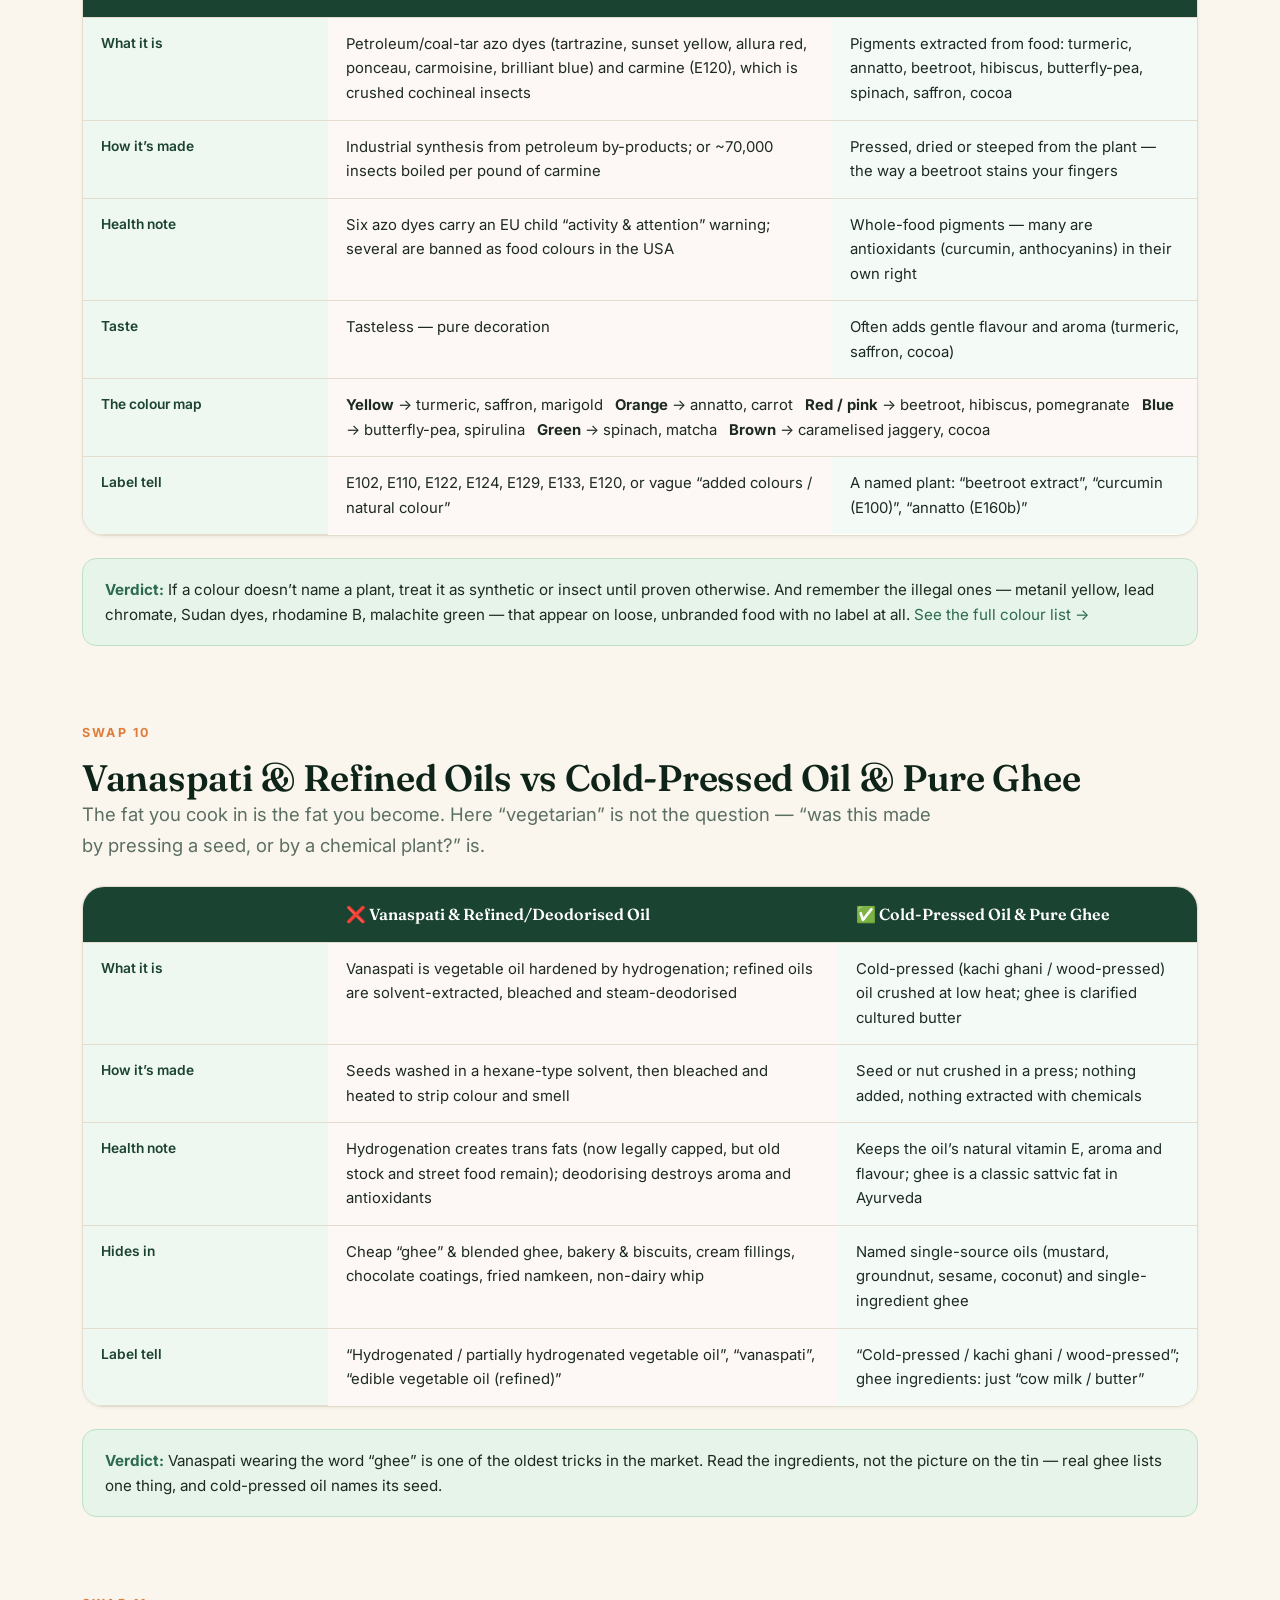
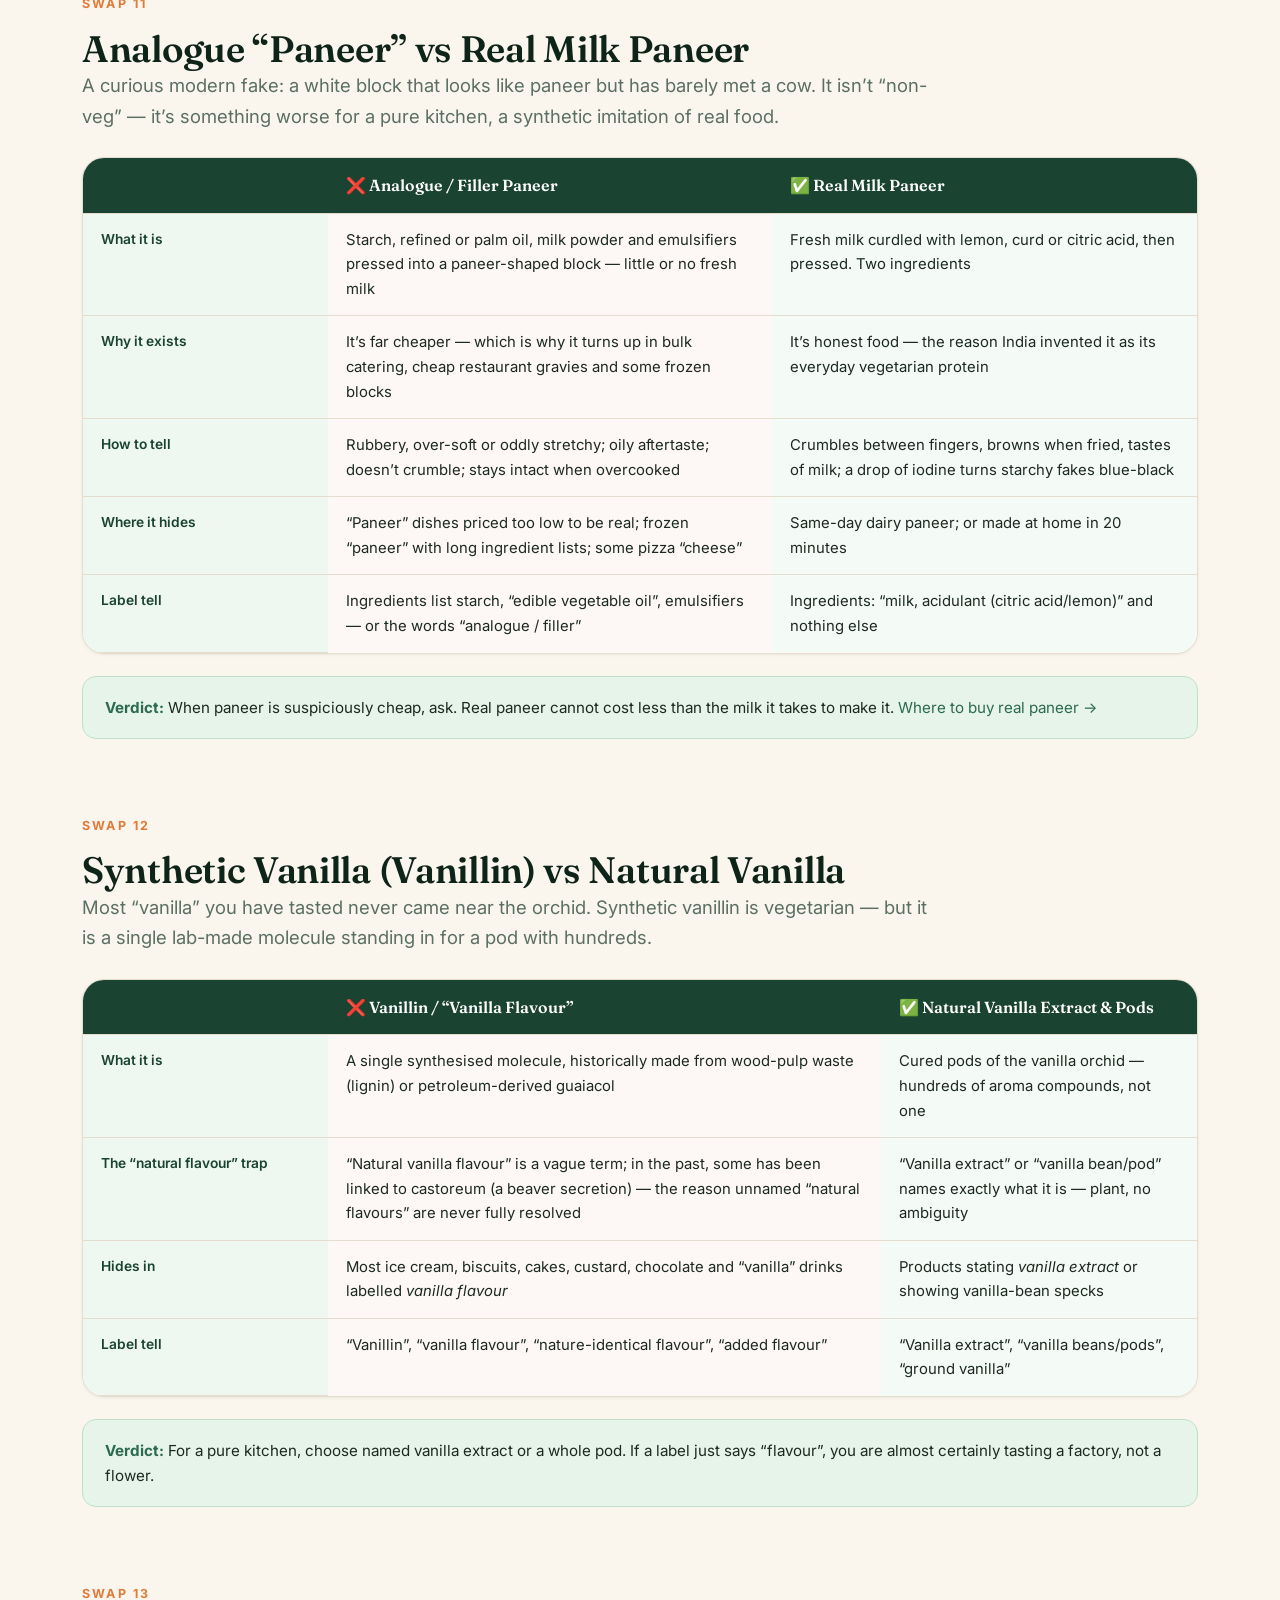
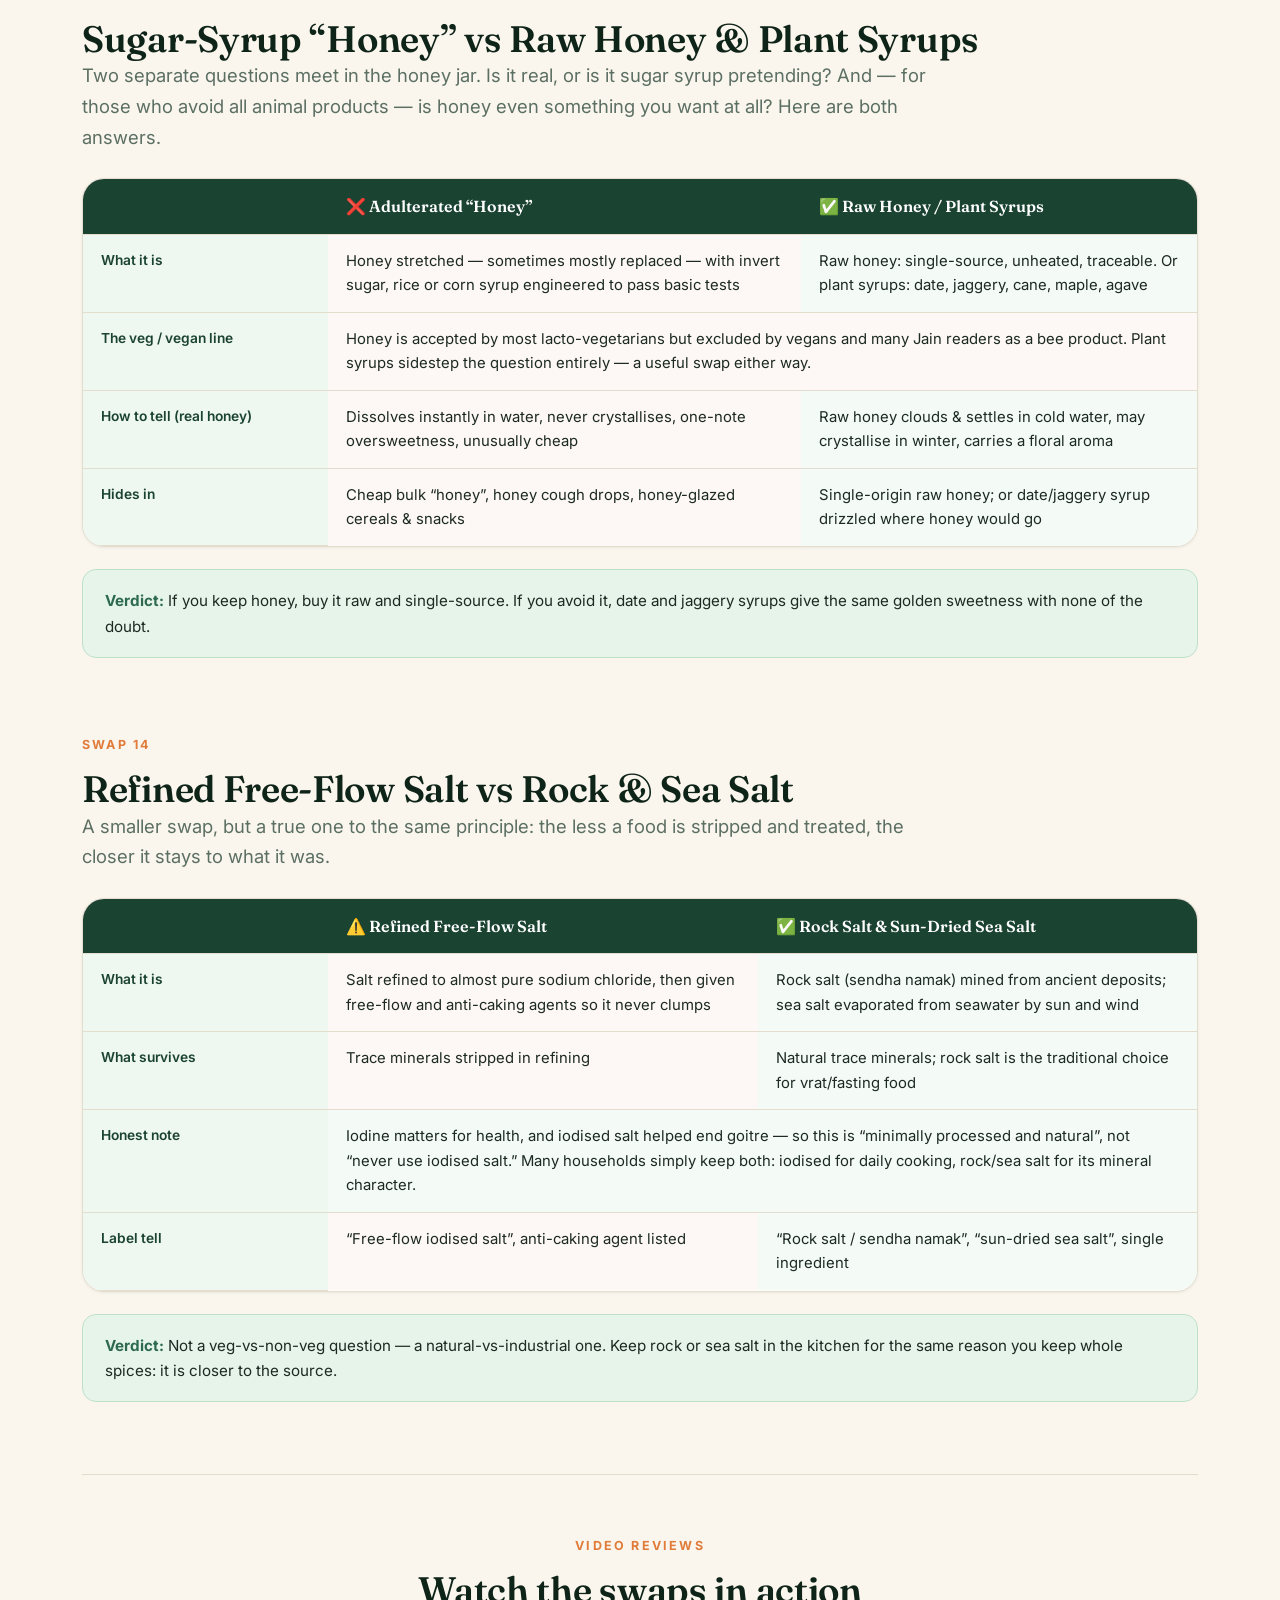
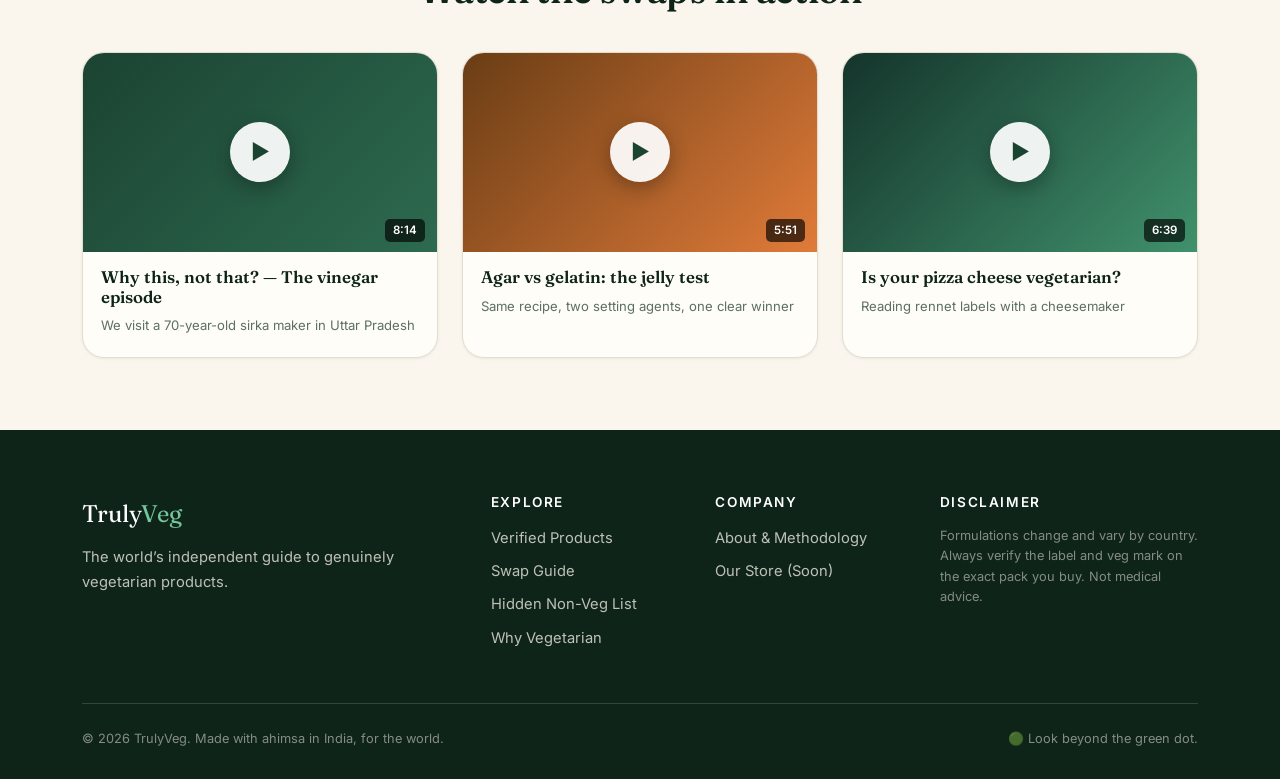
<file: compare.html>
<!DOCTYPE html>
<html lang="en">
<head>
  <meta charset="UTF-8">
  <meta name="viewport" content="width=device-width, initial-scale=1.0">
  <title>The Swap Guide — Synthetic &amp; Non-Veg vs Natural Veg, Compared in Detail | TrulyVeg</title>
  <meta name="description" content="Detailed side-by-side comparisons: synthetic vinegar vs naturally fermented, gelatin vs agar-agar, animal rennet vs vegetarian cheese, synthetic vs plant food colours, vanaspati vs cold-pressed oil &amp; ghee, analogue vs real paneer, synthetic vs natural vanilla, and more — generic names, no brands.">
  <link rel="canonical" href="https://trulyveg.com/compare.html">
  <meta name="robots" content="index, follow, max-image-preview:large, max-snippet:-1">
  <meta name="author" content="TrulyVeg">
  <meta name="theme-color" content="#1b4332">
  <meta property="og:type" content="article">
  <meta property="og:site_name" content="TrulyVeg">
  <meta property="og:locale" content="en_US">
  <meta property="og:title" content="The Swap Guide — Synthetic &amp; Non-Veg vs Natural Veg, Compared">
  <meta property="og:description" content="Detailed side-by-side comparisons: gelatin vs agar-agar, animal rennet vs vegetarian cheese, synthetic vs plant colours, analogue vs real paneer, and more.">
  <meta property="og:url" content="https://trulyveg.com/compare.html">
  <meta property="og:image" content="https://trulyveg.com/img/og-image.png">
  <meta property="og:image:width" content="1200">
  <meta property="og:image:height" content="630">
  <meta property="og:image:alt" content="TrulyVeg — Truly Veg. Verified.">
  <meta name="twitter:card" content="summary_large_image">
  <meta name="twitter:title" content="The Swap Guide — Synthetic &amp; Non-Veg vs Natural Veg | TrulyVeg">
  <meta name="twitter:description" content="Gelatin vs agar-agar, animal rennet vs vegetarian cheese, synthetic vs plant colours, and more — the truly-veg swap for each.">
  <meta name="twitter:image" content="https://trulyveg.com/img/og-image.png">
  <link rel="icon" href="/favicon.ico" sizes="32x32">
  <link rel="icon" href="/favicon.svg" type="image/svg+xml">
  <link rel="apple-touch-icon" href="/icons/apple-touch-icon.png">
  <link rel="manifest" href="/site.webmanifest">
  <meta name="apple-mobile-web-app-capable" content="yes">
  <meta name="apple-mobile-web-app-title" content="TrulyVeg">
  <link rel="preconnect" href="https://fonts.googleapis.com">
  <link href="https://fonts.googleapis.com/css2?family=Fraunces:ital,wght@0,400;0,600;0,700;1,400;1,600&family=Inter:wght@400;500;600;700;800&display=swap" rel="stylesheet">
  <link rel="stylesheet" href="css/style.css">
</head>
<body>

  <header class="site-header">
    <div class="topbar">🌿 <strong>The rule of thumb:</strong> if it was never grown, it was made. Choose food that was grown. <a href="why-veg.html">Why it matters →</a></div>
    <div class="container nav-wrap">
      <a class="brand" href="index.html"><svg viewBox="0 0 24 24" fill="none" stroke="currentColor" stroke-width="1.8" stroke-linecap="round" stroke-linejoin="round" aria-hidden="true"><path d="M5 20C5 11 11 4 20 4c0 9-6 16-15 16z"/><path d="M5 20C7.5 14 11.5 9.5 17 7"/></svg>Truly<em>Veg</em></a>
      <nav class="nav" id="nav">
        <a href="products.html">Products</a>
        <a href="compare.html" class="active">Swap Guide</a>
        <a href="hidden-nonveg.html">Hidden Non-Veg</a>
        <a href="why-veg.html">Why Vegetarian</a>
        <a href="about.html">About</a>
        <a class="nav-store" href="store.html">Our Store <span class="soon-badge">Soon</span></a>
      </nav>
      <button class="nav-toggle" id="navToggle" aria-label="Menu">☰</button>
    </div>
  </header>

  <div class="page-hero">
    <div class="container">
      <span class="eyebrow">The Swap Guide</span>
      <h1>Why this, not that — in detail</h1>
      <p class="lead">Fourteen everyday products where “looks veg” and “is veg” part ways. Each comparison covers what it’s made from, how it’s made, health notes, taste, cost — and exactly what to buy instead, in plain generic terms so you can find it under any brand. No hand-waving; read the evidence and decide.</p>
    </div>
  </div>

  <section>
    <div class="container">

      <!-- ================= VINEGAR ================= -->
      <div class="compare-block" id="vinegar">
        <span class="eyebrow">Swap 01</span>
        <h2>Synthetic Vinegar vs Naturally Fermented Vinegar</h2>
        <p class="lead" style="margin-bottom:26px;">The bottle says “vinegar”. But one is food that fermented; the other is an industrial chemical that got diluted. Both are technically vegetarian — only one was ever <em>food</em>.</p>
        <div class="table-wrap">
          <table class="compare">
            <thead><tr><th></th><th class="col-no">❌ Synthetic “White Vinegar”</th><th class="col-yes">✅ Naturally Fermented Vinegar</th></tr></thead>
            <tbody>
              <tr><th>What it is</th><td class="col-no">Acetic acid (often from petrochemical feedstock or wood pulp processing) diluted to ~4–7% with water</td><td class="col-yes">Sugarcane juice, apples, coconut sap or jamun fermented to alcohol, then to vinegar by acetobacter</td></tr>
              <tr><th>How it’s made</th><td class="col-no">Chemical synthesis + dilution; hours</td><td class="col-yes">Two-stage natural fermentation; weeks to months</td></tr>
              <tr><th>What’s inside</th><td class="col-no">Acetic acid + water. Nothing else — no minerals, no enzymes, no complexity</td><td class="col-yes">Acetic acid plus malic/citric acids, trace minerals, polyphenols from the source fruit; raw versions carry the live “mother”</td></tr>
              <tr><th>Taste</th><td class="col-no">Flat, harsh, one-note sourness</td><td class="col-yes">Rounded acidity with the aroma of its source — sugarcane sirka tastes of sugarcane</td></tr>
              <tr><th>Traditional use</th><td class="col-no">None — a 20th-century industrial shortcut</td><td class="col-yes">Sirka is centuries old in Indian kitchens; vinegar-making is older than written recipes</td></tr>
              <tr><th>Cost</th><td class="col-no">₹30–₹50 / 500 ml</td><td class="col-yes">₹90–₹250 / 500 ml — you use less because it tastes of something</td></tr>
              <tr><th>Label tell</th><td class="col-no">Ingredients: “acetic acid, water”</td><td class="col-yes">Ingredients: “fermented sugarcane juice” / “apple juice”; words <b>brewed</b> or <b>naturally fermented</b></td></tr>
            </tbody>
          </table>
        </div>
        <div class="verdict"><b>Verdict:</b> A pickle preserved in synthetic acid is not the achaar your grandmother made. Pay the extra ₹60 — for pickling, salads and health tonics, use only naturally fermented vinegar. <a href="products.html">Where to buy →</a></div>
      </div>

      <!-- ================= GELATIN ================= -->
      <div class="compare-block" id="gelatin">
        <span class="eyebrow">Swap 02</span>
        <h2>Gelatin vs Agar-Agar &amp; Pectin</h2>
        <p class="lead" style="margin-bottom:26px;">The wobble in jelly, the chew in gummies, the shell of your capsule — very often gelatin. Most people who eat it daily have never been told what it is.</p>
        <div class="table-wrap">
          <table class="compare">
            <thead><tr><th></th><th class="col-no">❌ Gelatin</th><th class="col-yes">✅ Agar-Agar / Pectin</th></tr></thead>
            <tbody>
              <tr><th>Source</th><td class="col-no">Collagen extracted by boiling animal skin, bones, hides and connective tissue (cattle, pigs, fish)</td><td class="col-yes">Agar: red seaweed. Pectin: apple pomace and citrus peel</td></tr>
              <tr><th>Veg status</th><td class="col-no"><span class="badge badge-no">❌ Never vegetarian</span></td><td class="col-yes"><span class="badge badge-ok">✅ Always plant-based</span></td></tr>
              <tr><th>Hides in</th><td class="col-no">Jelly, marshmallows, gummy bears, gummy vitamins, mousse cakes, some ice creams and yogurts, capsule shells, marshmallow fondant</td><td class="col-yes">Used openly: veg jelly crystals, jams, pectin gummies, falooda, panna cotta</td></tr>
              <tr><th>Performance</th><td class="col-no">Melts near body temperature (the “melt-in-mouth” wobble)</td><td class="col-yes">Agar sets firmer and holds at room temperature — better for Indian summers; pectin gives the classic jam set</td></tr>
              <tr><th>Cooking notes</th><td class="col-no">Bloomed in cold water, dissolved warm</td><td class="col-yes">Agar must be boiled to activate; 1 tsp agar powder ≈ 8 tsp gelatin in setting power</td></tr>
              <tr><th>Label tell</th><td class="col-no">“Gelatin, gelatine, E441, hydrolysed collagen”</td><td class="col-yes">“Agar (E406)”, “pectin (E440)” — both always veg</td></tr>
            </tbody>
          </table>
        </div>
        <div class="verdict"><b>Verdict:</b> There is no culinary job gelatin does that agar or pectin cannot. Check every gummy, jelly and capsule — and swap without compromise.</div>
      </div>

      <!-- ================= CHEESE ================= -->
      <div class="compare-block" id="cheese">
        <span class="eyebrow">Swap 03</span>
        <h2>Animal-Rennet Cheese vs Vegetarian Cheese &amp; Paneer</h2>
        <p class="lead" style="margin-bottom:26px;">Cheese needs an enzyme to set. Where that enzyme comes from decides whether your “vegetarian” pizza actually is.</p>
        <div class="table-wrap">
          <table class="compare">
            <thead><tr><th></th><th class="col-no">❌ Animal-Rennet Cheese</th><th class="col-yes">✅ Vegetarian-Rennet Cheese / Paneer</th></tr></thead>
            <tbody>
              <tr><th>The enzyme</th><td class="col-no">Rennet (chymosin) scraped from the fourth stomach of slaughtered unweaned calves</td><td class="col-yes">Microbial rennet (from fungi) or fermentation-produced chymosin (FPC); paneer needs none — just lemon or curd</td></tr>
              <tr><th>Common examples</th><td class="col-no">Traditional Parmigiano-Reggiano, Grana Padano, Pecorino, Gorgonzola (animal rennet is required by their PDO recipes), many imported cheddars</td><td class="col-yes">Nearly all Indian-made cheese, paneer, most branded mozzarella in India, cheeses labelled “vegetarian rennet”</td></tr>
              <tr><th>Taste &amp; function</th><td class="col-no">—</td><td class="col-yes">Identical. FPC is the same enzyme, made by fermentation — most industrial cheese worldwide already uses it</td></tr>
              <tr><th>Label tell</th><td class="col-no">“Rennet”, “animal enzymes”, or just “enzymes” with no source on imported cheese</td><td class="col-yes">“Microbial rennet”, “non-animal enzymes”, “suitable for vegetarians”, green dot in India</td></tr>
              <tr><th>The restaurant trap</th><td class="col-no" colspan="2">A “veg” pasta finished with imported parmesan is usually not vegetarian. Ask, or request Indian hard cheese instead.</td></tr>
            </tbody>
          </table>
        </div>
        <div class="verdict"><b>Verdict:</b> In India you’re mostly safe; with imports, “enzymes” of unnamed origin means assume animal rennet. Paneer remains the world’s most honest cheese.</div>
      </div>

      <!-- ================= OMEGA ================= -->
      <div class="compare-block" id="omega">
        <span class="eyebrow">Swap 04</span>
        <h2>Fish Oil vs Algal Omega-3</h2>
        <div class="table-wrap">
          <table class="compare">
            <thead><tr><th></th><th class="col-no">❌ Fish Oil Capsules</th><th class="col-yes">✅ Algal Oil (Plant DHA/EPA)</th></tr></thead>
            <tbody>
              <tr><th>Source</th><td class="col-no">Pressed from anchovies, sardines, cod liver — plus a gelatin softgel shell</td><td class="col-yes">Microalgae (Schizochytrium) grown in tanks — the original producers of DHA/EPA that fish merely accumulate</td></tr>
              <tr><th>The nutrients</th><td class="col-no">DHA + EPA</td><td class="col-yes">The same DHA + EPA, molecule for molecule</td></tr>
              <tr><th>Purity</th><td class="col-no">Ocean-dependent: requires purification for mercury, PCBs, microplastics</td><td class="col-yes">Grown in controlled tanks — no ocean contaminants, no fishy burps</td></tr>
              <tr><th>Note on flaxseed</th><td class="col-yes" colspan="2">Flax, chia and walnuts give ALA, which the body converts to DHA/EPA only partially (~5–10%). Great daily foods — but for therapeutic omega-3 levels, algal oil is the direct veg source.</td></tr>
            </tbody>
          </table>
        </div>
        <div class="verdict"><b>Verdict:</b> “Omega-3 requires fish” is simply outdated. Go to the algae the fish went to.</div>
      </div>

      <!-- ================= D3 ================= -->
      <div class="compare-block" id="d3">
        <span class="eyebrow">Swap 05</span>
        <h2>Lanolin / Fish-Liver Vitamin D3 vs Lichen D3</h2>
        <div class="table-wrap">
          <table class="compare">
            <thead><tr><th></th><th class="col-no">❌ Standard D3 Supplements</th><th class="col-yes">✅ Lichen-Derived D3 (+ Sunlight)</th></tr></thead>
            <tbody>
              <tr><th>Source</th><td class="col-no">Cholecalciferol from lanolin (grease in sheep’s wool) or cod liver oil — rarely declared on the front</td><td class="col-yes">Cholecalciferol extracted from lichen — chemically identical, certified vegan</td></tr>
              <tr><th>Hidden in</th><td class="col-no">Fortified foods, multivitamins, D3 sachets — often inside a gelatin softgel too</td><td class="col-yes">Clearly labelled “vegan/plant-based D3”</td></tr>
              <tr><th>The free option</th><td class="col-yes" colspan="2">20–30 minutes of midday sun on bare arms remains the most vegetarian vitamin D there is. Supplements fill the gap, not replace the sun.</td></tr>
            </tbody>
          </table>
        </div>
        <div class="verdict"><b>Verdict:</b> Same molecule, cleaner source. If the label doesn’t say the D3 source, assume lanolin or fish.</div>
      </div>

      <!-- ================= CARMINE ================= -->
      <div class="compare-block" id="carmine">
        <span class="eyebrow">Swap 06</span>
        <h2>Carmine (E120) vs Plant Colours</h2>
        <div class="table-wrap">
          <table class="compare">
            <thead><tr><th></th><th class="col-no">❌ Carmine / Cochineal (E120)</th><th class="col-yes">✅ Beetroot, Annatto &amp; Friends</th></tr></thead>
            <tbody>
              <tr><th>Source</th><td class="col-no">~70,000 cochineal insects crushed per pound of dye</td><td class="col-yes">Beetroot (E162), annatto seeds (E160b), curcumin (E100), anthocyanins from grapes and berries (E163)</td></tr>
              <tr><th>Hides in</th><td class="col-no">Pink/red yogurts, strawberry milk, candies, red velvet items, lipsticks, “natural red 4” — <em>“natural colour” does not mean plant colour</em></td><td class="col-yes">Clearly named plant extracts on honest labels</td></tr>
              <tr><th>Performance</th><td class="col-no">Very stable red</td><td class="col-yes">Beet reds are heat-shy (add late); anthocyanins shift with pH — bakers manage both easily</td></tr>
            </tbody>
          </table>
        </div>
        <div class="verdict"><b>Verdict:</b> If a red or pink product doesn’t name its colour source, ask. E120 is one of the most common accidental non-veg ingredients in the world.</div>
      </div>

      <!-- ================= SUGAR ================= -->
      <div class="compare-block" id="sugar">
        <span class="eyebrow">Swap 07</span>
        <h2>Refined White Sugar vs Jaggery &amp; Khandsari</h2>
        <div class="table-wrap">
          <table class="compare">
            <thead><tr><th></th><th class="col-no">⚠️ Refined White Sugar</th><th class="col-yes">✅ Jaggery (Gur) / Khandsari</th></tr></thead>
            <tbody>
              <tr><th>Processing</th><td class="col-no">Heavily refined; in some countries (parts of the US, notably) filtered through bone char from cattle bones. Indian sugar generally uses sulphitation instead — veg, but chemically bleached</td><td class="col-yes">Open-pan boiled cane juice (gur) or minimally refined crystals (khandsari) — no bone char, no bleaching</td></tr>
              <tr><th>What survives</th><td class="col-no">Pure sucrose; every mineral stripped</td><td class="col-yes">Iron, magnesium, potassium traces and cane’s own molasses flavour</td></tr>
              <tr><th>Ayurvedic view</th><td class="col-no">Refined sugar is considered tamasic — dulling</td><td class="col-yes">Old gur (purana gur) is the classic sattvic sweetener</td></tr>
              <tr><th>Honest note</th><td class="col-yes" colspan="2">Sugar is sugar metabolically — jaggery is a cleaner, more traceable sweetener, not a health food. Less of either is the real win.</td></tr>
            </tbody>
          </table>
        </div>
        <div class="verdict"><b>Verdict:</b> For India the issue is processing chemicals and tradition, not bone char — but travellers and NRI readers should know the US bone-char practice. Gur wins on every count that matters.</div>
      </div>

      <!-- ================= CAPSULES ================= -->
      <div class="compare-block" id="capsules">
        <span class="eyebrow">Swap 08</span>
        <h2>Gelatin Capsules vs Veg (HPMC) Capsules</h2>
        <div class="table-wrap">
          <table class="compare">
            <thead><tr><th></th><th class="col-no">❌ Gelatin Capsule</th><th class="col-yes">✅ HPMC / Pullulan Capsule</th></tr></thead>
            <tbody>
              <tr><th>Shell material</th><td class="col-no">Gelatin — boiled animal skin and bone (see Swap 02)</td><td class="col-yes">HPMC: plant cellulose. Pullulan: fermented tapioca starch</td></tr>
              <tr><th>Where you meet it</th><td class="col-no">Most softgels; many hard capsules, including on herbal and “ayurvedic” products — the irony writes itself</td><td class="col-yes">Any product printing “veg capsule” or carrying the green dot on the strip</td></tr>
              <tr><th>Performance</th><td class="col-no">Standard dissolution</td><td class="col-yes">Equivalent dissolution; better in humid climates (doesn’t soften)</td></tr>
              <tr><th>What to do</th><td class="col-yes" colspan="2">Ask your pharmacist: “Is there a tablet or veg-capsule version?” For most medicines, there is. For supplements, buy only brands that state the shell material.</td></tr>
            </tbody>
          </table>
        </div>
        <div class="verdict"><b>Verdict:</b> The medicine inside may be veg — the shell often isn’t. One question at the pharmacy fixes it.</div>
      </div>

      <!-- ================= COLOURS ================= -->
      <div class="compare-block" id="colours">
        <span class="eyebrow">Swap 09</span>
        <h2>Synthetic &amp; Insect Colours vs Natural Plant Colours</h2>
        <p class="lead" style="margin-bottom:26px;">Every colour a factory makes, a plant already made first. One route runs through petroleum and crushed insects; the other runs through your spice box. Both can end up the same shade of red — only one was ever food.</p>
        <div class="table-wrap">
          <table class="compare">
            <thead><tr><th></th><th class="col-no">❌ Synthetic &amp; Insect Colours</th><th class="col-yes">✅ Natural Plant &amp; Spice Colours</th></tr></thead>
            <tbody>
              <tr><th>What it is</th><td class="col-no">Petroleum/coal-tar azo dyes (tartrazine, sunset yellow, allura red, ponceau, carmoisine, brilliant blue) and carmine (E120), which is crushed cochineal insects</td><td class="col-yes">Pigments extracted from food: turmeric, annatto, beetroot, hibiscus, butterfly-pea, spinach, saffron, cocoa</td></tr>
              <tr><th>How it’s made</th><td class="col-no">Industrial synthesis from petroleum by-products; or ~70,000 insects boiled per pound of carmine</td><td class="col-yes">Pressed, dried or steeped from the plant — the way a beetroot stains your fingers</td></tr>
              <tr><th>Health note</th><td class="col-no">Six azo dyes carry an EU child “activity &amp; attention” warning; several are banned as food colours in the USA</td><td class="col-yes">Whole-food pigments — many are antioxidants (curcumin, anthocyanins) in their own right</td></tr>
              <tr><th>Taste</th><td class="col-no">Tasteless — pure decoration</td><td class="col-yes">Often adds gentle flavour and aroma (turmeric, saffron, cocoa)</td></tr>
              <tr><th>The colour map</th><td class="col-no" colspan="2"><b>Yellow</b> → turmeric, saffron, marigold&nbsp;&nbsp; <b>Orange</b> → annatto, carrot&nbsp;&nbsp; <b>Red / pink</b> → beetroot, hibiscus, pomegranate&nbsp;&nbsp; <b>Blue</b> → butterfly-pea, spirulina&nbsp;&nbsp; <b>Green</b> → spinach, matcha&nbsp;&nbsp; <b>Brown</b> → caramelised jaggery, cocoa</td></tr>
              <tr><th>Label tell</th><td class="col-no">E102, E110, E122, E124, E129, E133, E120, or vague “added colours / natural colour”</td><td class="col-yes">A named plant: “beetroot extract”, “curcumin (E100)”, “annatto (E160b)”</td></tr>
            </tbody>
          </table>
        </div>
        <div class="verdict"><b>Verdict:</b> If a colour doesn’t name a plant, treat it as synthetic or insect until proven otherwise. And remember the illegal ones — metanil yellow, lead chromate, Sudan dyes, rhodamine B, malachite green — that appear on loose, unbranded food with no label at all. <a href="hidden-nonveg.html">See the full colour list →</a></div>
      </div>

      <!-- ================= FATS & OILS ================= -->
      <div class="compare-block" id="fats">
        <span class="eyebrow">Swap 10</span>
        <h2>Vanaspati &amp; Refined Oils vs Cold-Pressed Oil &amp; Pure Ghee</h2>
        <p class="lead" style="margin-bottom:26px;">The fat you cook in is the fat you become. Here “vegetarian” is not the question — “was this made by pressing a seed, or by a chemical plant?” is.</p>
        <div class="table-wrap">
          <table class="compare">
            <thead><tr><th></th><th class="col-no">❌ Vanaspati &amp; Refined/Deodorised Oil</th><th class="col-yes">✅ Cold-Pressed Oil &amp; Pure Ghee</th></tr></thead>
            <tbody>
              <tr><th>What it is</th><td class="col-no">Vanaspati is vegetable oil hardened by hydrogenation; refined oils are solvent-extracted, bleached and steam-deodorised</td><td class="col-yes">Cold-pressed (kachi ghani / wood-pressed) oil crushed at low heat; ghee is clarified cultured butter</td></tr>
              <tr><th>How it’s made</th><td class="col-no">Seeds washed in a hexane-type solvent, then bleached and heated to strip colour and smell</td><td class="col-yes">Seed or nut crushed in a press; nothing added, nothing extracted with chemicals</td></tr>
              <tr><th>Health note</th><td class="col-no">Hydrogenation creates trans fats (now legally capped, but old stock and street food remain); deodorising destroys aroma and antioxidants</td><td class="col-yes">Keeps the oil’s natural vitamin E, aroma and flavour; ghee is a classic sattvic fat in Ayurveda</td></tr>
              <tr><th>Hides in</th><td class="col-no">Cheap “ghee” &amp; blended ghee, bakery &amp; biscuits, cream fillings, chocolate coatings, fried namkeen, non-dairy whip</td><td class="col-yes">Named single-source oils (mustard, groundnut, sesame, coconut) and single-ingredient ghee</td></tr>
              <tr><th>Label tell</th><td class="col-no">“Hydrogenated / partially hydrogenated vegetable oil”, “vanaspati”, “edible vegetable oil (refined)”</td><td class="col-yes">“Cold-pressed / kachi ghani / wood-pressed”; ghee ingredients: just “cow milk / butter”</td></tr>
            </tbody>
          </table>
        </div>
        <div class="verdict"><b>Verdict:</b> Vanaspati wearing the word “ghee” is one of the oldest tricks in the market. Read the ingredients, not the picture on the tin — real ghee lists one thing, and cold-pressed oil names its seed.</div>
      </div>

      <!-- ================= ANALOGUE PANEER ================= -->
      <div class="compare-block" id="paneer">
        <span class="eyebrow">Swap 11</span>
        <h2>Analogue “Paneer” vs Real Milk Paneer</h2>
        <p class="lead" style="margin-bottom:26px;">A curious modern fake: a white block that looks like paneer but has barely met a cow. It isn’t “non-veg” — it’s something worse for a pure kitchen, a synthetic imitation of real food.</p>
        <div class="table-wrap">
          <table class="compare">
            <thead><tr><th></th><th class="col-no">❌ Analogue / Filler Paneer</th><th class="col-yes">✅ Real Milk Paneer</th></tr></thead>
            <tbody>
              <tr><th>What it is</th><td class="col-no">Starch, refined or palm oil, milk powder and emulsifiers pressed into a paneer-shaped block — little or no fresh milk</td><td class="col-yes">Fresh milk curdled with lemon, curd or citric acid, then pressed. Two ingredients</td></tr>
              <tr><th>Why it exists</th><td class="col-no">It’s far cheaper — which is why it turns up in bulk catering, cheap restaurant gravies and some frozen blocks</td><td class="col-yes">It’s honest food — the reason India invented it as its everyday vegetarian protein</td></tr>
              <tr><th>How to tell</th><td class="col-no">Rubbery, over-soft or oddly stretchy; oily aftertaste; doesn’t crumble; stays intact when overcooked</td><td class="col-yes">Crumbles between fingers, browns when fried, tastes of milk; a drop of iodine turns starchy fakes blue-black</td></tr>
              <tr><th>Where it hides</th><td class="col-no">“Paneer” dishes priced too low to be real; frozen “paneer” with long ingredient lists; some pizza “cheese”</td><td class="col-yes">Same-day dairy paneer; or made at home in 20 minutes</td></tr>
              <tr><th>Label tell</th><td class="col-no">Ingredients list starch, “edible vegetable oil”, emulsifiers — or the words “analogue / filler”</td><td class="col-yes">Ingredients: “milk, acidulant (citric acid/lemon)” and nothing else</td></tr>
            </tbody>
          </table>
        </div>
        <div class="verdict"><b>Verdict:</b> When paneer is suspiciously cheap, ask. Real paneer cannot cost less than the milk it takes to make it. <a href="products.html">Where to buy real paneer →</a></div>
      </div>

      <!-- ================= VANILLA ================= -->
      <div class="compare-block" id="vanilla">
        <span class="eyebrow">Swap 12</span>
        <h2>Synthetic Vanilla (Vanillin) vs Natural Vanilla</h2>
        <p class="lead" style="margin-bottom:26px;">Most “vanilla” you have tasted never came near the orchid. Synthetic vanillin is vegetarian — but it is a single lab-made molecule standing in for a pod with hundreds.</p>
        <div class="table-wrap">
          <table class="compare">
            <thead><tr><th></th><th class="col-no">❌ Vanillin / “Vanilla Flavour”</th><th class="col-yes">✅ Natural Vanilla Extract &amp; Pods</th></tr></thead>
            <tbody>
              <tr><th>What it is</th><td class="col-no">A single synthesised molecule, historically made from wood-pulp waste (lignin) or petroleum-derived guaiacol</td><td class="col-yes">Cured pods of the vanilla orchid — hundreds of aroma compounds, not one</td></tr>
              <tr><th>The “natural flavour” trap</th><td class="col-no">“Natural vanilla flavour” is a vague term; in the past, some has been linked to castoreum (a beaver secretion) — the reason unnamed “natural flavours” are never fully resolved</td><td class="col-yes">“Vanilla extract” or “vanilla bean/pod” names exactly what it is — plant, no ambiguity</td></tr>
              <tr><th>Hides in</th><td class="col-no">Most ice cream, biscuits, cakes, custard, chocolate and “vanilla” drinks labelled <em>vanilla flavour</em></td><td class="col-yes">Products stating <em>vanilla extract</em> or showing vanilla-bean specks</td></tr>
              <tr><th>Label tell</th><td class="col-no">“Vanillin”, “vanilla flavour”, “nature-identical flavour”, “added flavour”</td><td class="col-yes">“Vanilla extract”, “vanilla beans/pods”, “ground vanilla”</td></tr>
            </tbody>
          </table>
        </div>
        <div class="verdict"><b>Verdict:</b> For a pure kitchen, choose named vanilla extract or a whole pod. If a label just says “flavour”, you are almost certainly tasting a factory, not a flower.</div>
      </div>

      <!-- ================= HONEY ================= -->
      <div class="compare-block" id="honey">
        <span class="eyebrow">Swap 13</span>
        <h2>Sugar-Syrup “Honey” vs Raw Honey &amp; Plant Syrups</h2>
        <p class="lead" style="margin-bottom:26px;">Two separate questions meet in the honey jar. Is it real, or is it sugar syrup pretending? And — for those who avoid all animal products — is honey even something you want at all? Here are both answers.</p>
        <div class="table-wrap">
          <table class="compare">
            <thead><tr><th></th><th class="col-no">❌ Adulterated “Honey”</th><th class="col-yes">✅ Raw Honey / Plant Syrups</th></tr></thead>
            <tbody>
              <tr><th>What it is</th><td class="col-no">Honey stretched — sometimes mostly replaced — with invert sugar, rice or corn syrup engineered to pass basic tests</td><td class="col-yes">Raw honey: single-source, unheated, traceable. Or plant syrups: date, jaggery, cane, maple, agave</td></tr>
              <tr><th>The veg / vegan line</th><td class="col-no" colspan="2">Honey is accepted by most lacto-vegetarians but excluded by vegans and many Jain readers as a bee product. Plant syrups sidestep the question entirely — a useful swap either way.</td></tr>
              <tr><th>How to tell (real honey)</th><td class="col-no">Dissolves instantly in water, never crystallises, one-note oversweetness, unusually cheap</td><td class="col-yes">Raw honey clouds &amp; settles in cold water, may crystallise in winter, carries a floral aroma</td></tr>
              <tr><th>Hides in</th><td class="col-no">Cheap bulk “honey”, honey cough drops, honey-glazed cereals &amp; snacks</td><td class="col-yes">Single-origin raw honey; or date/jaggery syrup drizzled where honey would go</td></tr>
            </tbody>
          </table>
        </div>
        <div class="verdict"><b>Verdict:</b> If you keep honey, buy it raw and single-source. If you avoid it, date and jaggery syrups give the same golden sweetness with none of the doubt.</div>
      </div>

      <!-- ================= SALT ================= -->
      <div class="compare-block" id="salt">
        <span class="eyebrow">Swap 14</span>
        <h2>Refined Free-Flow Salt vs Rock &amp; Sea Salt</h2>
        <p class="lead" style="margin-bottom:26px;">A smaller swap, but a true one to the same principle: the less a food is stripped and treated, the closer it stays to what it was.</p>
        <div class="table-wrap">
          <table class="compare">
            <thead><tr><th></th><th class="col-no">⚠️ Refined Free-Flow Salt</th><th class="col-yes">✅ Rock Salt &amp; Sun-Dried Sea Salt</th></tr></thead>
            <tbody>
              <tr><th>What it is</th><td class="col-no">Salt refined to almost pure sodium chloride, then given free-flow and anti-caking agents so it never clumps</td><td class="col-yes">Rock salt (sendha namak) mined from ancient deposits; sea salt evaporated from seawater by sun and wind</td></tr>
              <tr><th>What survives</th><td class="col-no">Trace minerals stripped in refining</td><td class="col-yes">Natural trace minerals; rock salt is the traditional choice for vrat/fasting food</td></tr>
              <tr><th>Honest note</th><td class="col-yes" colspan="2">Iodine matters for health, and iodised salt helped end goitre — so this is “minimally processed and natural”, not “never use iodised salt.” Many households simply keep both: iodised for daily cooking, rock/sea salt for its mineral character.</td></tr>
              <tr><th>Label tell</th><td class="col-no">“Free-flow iodised salt”, anti-caking agent listed</td><td class="col-yes">“Rock salt / sendha namak”, “sun-dried sea salt”, single ingredient</td></tr>
            </tbody>
          </table>
        </div>
        <div class="verdict"><b>Verdict:</b> Not a veg-vs-non-veg question — a natural-vs-industrial one. Keep rock or sea salt in the kitchen for the same reason you keep whole spices: it is closer to the source.</div>
      </div>

      <!-- Video strip -->
      <hr class="divider">
      <div class="section-head center">
        <span class="eyebrow">Video Reviews</span>
        <h2>Watch the swaps in action</h2>
      </div>
      <div class="video-grid">
        <div class="video-card"><div class="video-thumb" data-video-id=""><div class="play">▶</div><span class="duration">8:14</span></div><div class="video-meta"><h4>Why this, not that? — The vinegar episode</h4><span>We visit a 70-year-old sirka maker in Uttar Pradesh</span></div></div>
        <div class="video-card"><div class="video-thumb alt" data-video-id=""><div class="play">▶</div><span class="duration">5:51</span></div><div class="video-meta"><h4>Agar vs gelatin: the jelly test</h4><span>Same recipe, two setting agents, one clear winner</span></div></div>
        <div class="video-card"><div class="video-thumb alt2" data-video-id=""><div class="play">▶</div><span class="duration">6:39</span></div><div class="video-meta"><h4>Is your pizza cheese vegetarian?</h4><span>Reading rennet labels with a cheesemaker</span></div></div>
      </div>

    </div>
  </section>

  <footer class="site-footer">
    <div class="container">
      <div class="footer-grid">
        <div>
          <div class="footer-brand">Truly<em>Veg</em></div>
          <p>The world’s independent guide to genuinely vegetarian products.</p>
        </div>
        <div>
          <h4>Explore</h4>
          <a href="products.html">Verified Products</a>
          <a href="compare.html">Swap Guide</a>
          <a href="hidden-nonveg.html">Hidden Non-Veg List</a>
          <a href="why-veg.html">Why Vegetarian</a>
        </div>
        <div>
          <h4>Company</h4>
          <a href="about.html">About &amp; Methodology</a>
          <a href="store.html">Our Store (Soon)</a>
        </div>
        <div>
          <h4>Disclaimer</h4>
          <p class="disclaimer">Formulations change and vary by country. Always verify the label and veg mark on the exact pack you buy. Not medical advice.</p>
        </div>
      </div>
      <div class="footer-bottom">
        <span>© 2026 TrulyVeg. Made with ahimsa in India, for the world.</span>
        <span>🟢 Look beyond the green dot.</span>
      </div>
    </div>
  </footer>

  <script src="js/main.js"></script>
</body>
</html>
</file>
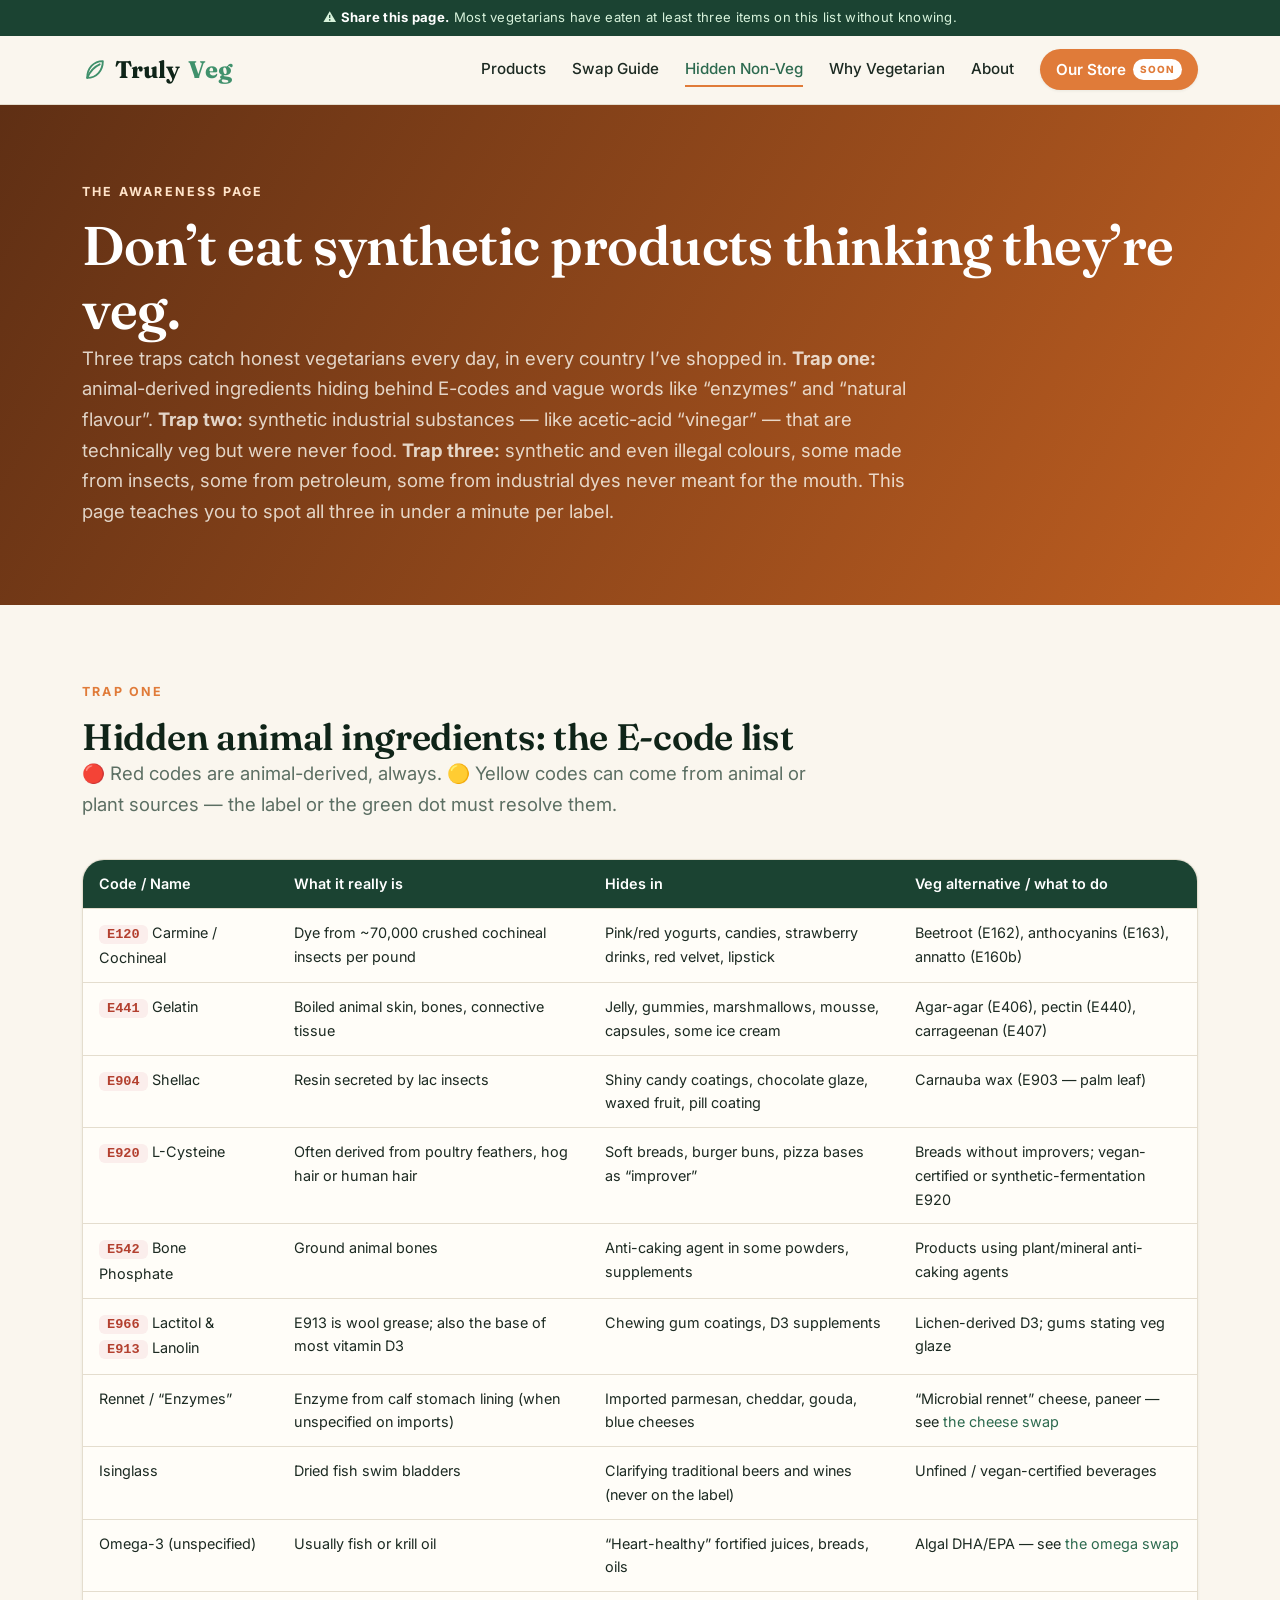
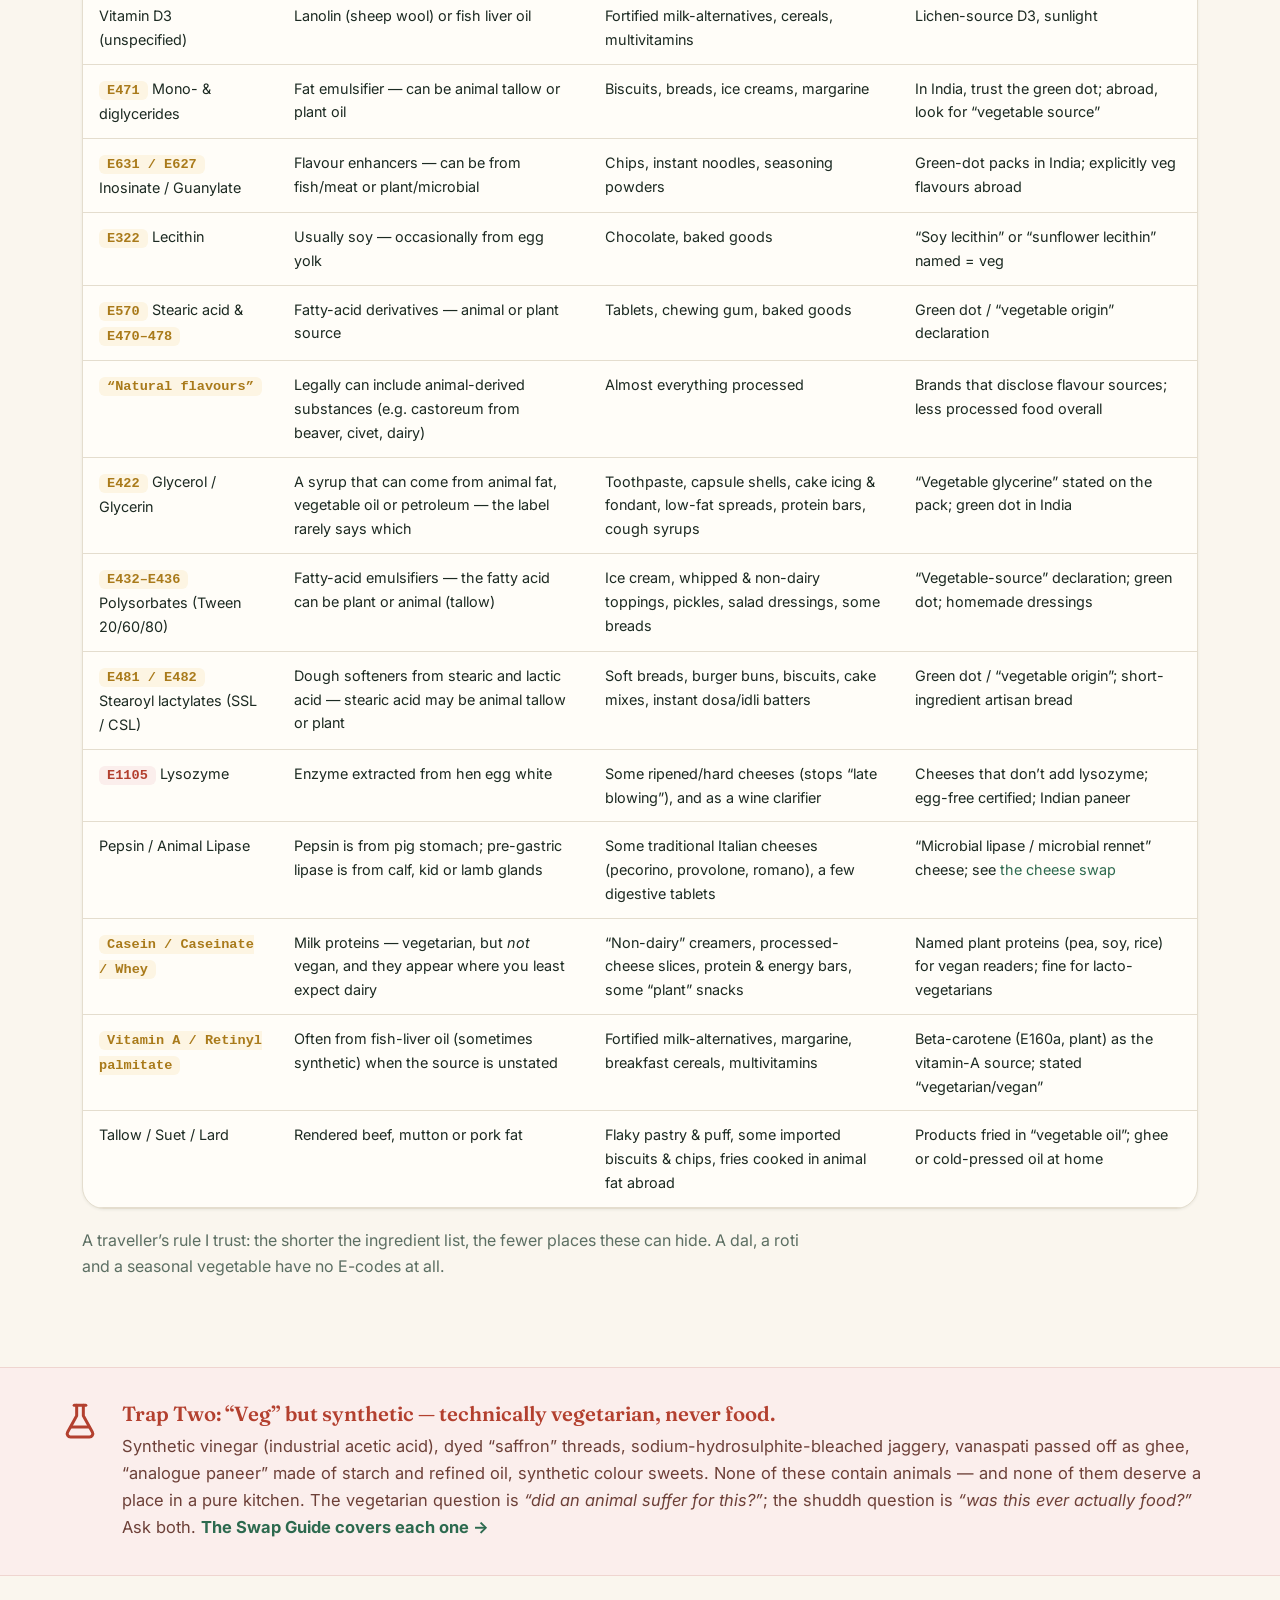
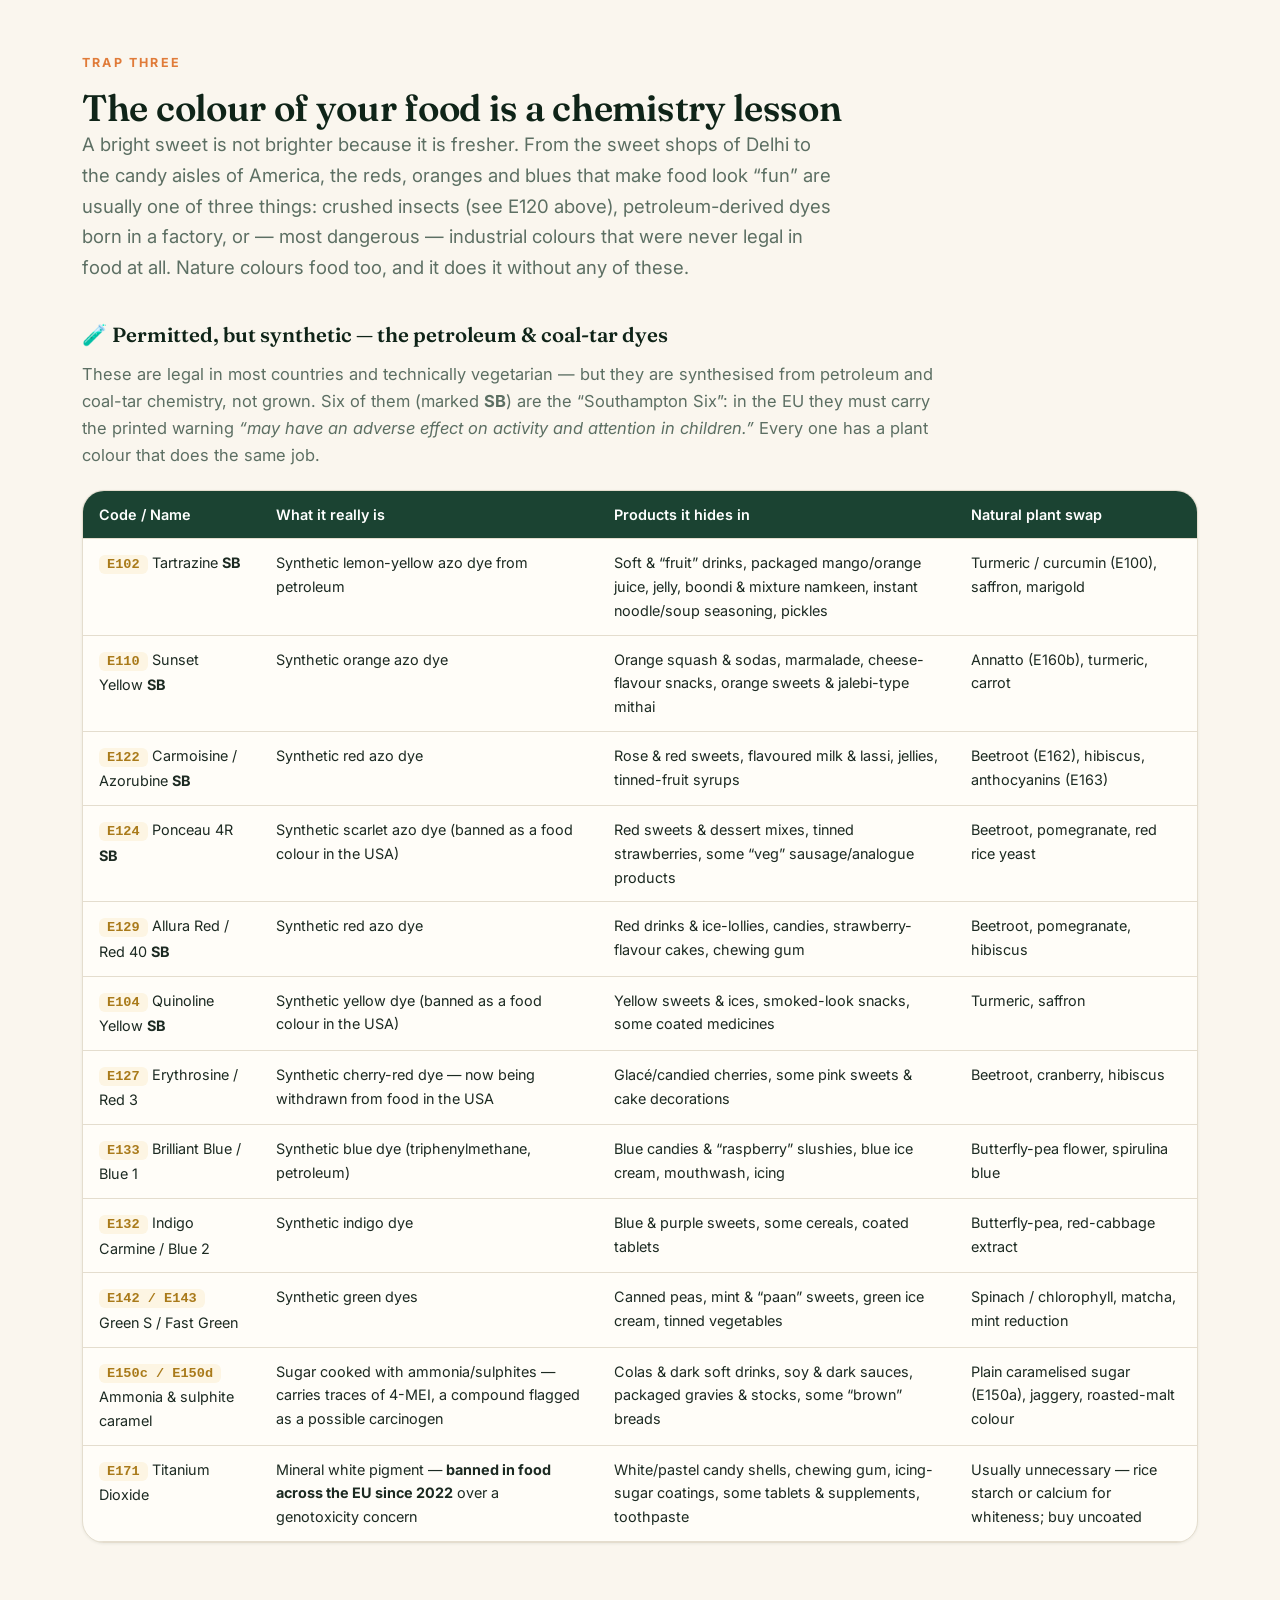
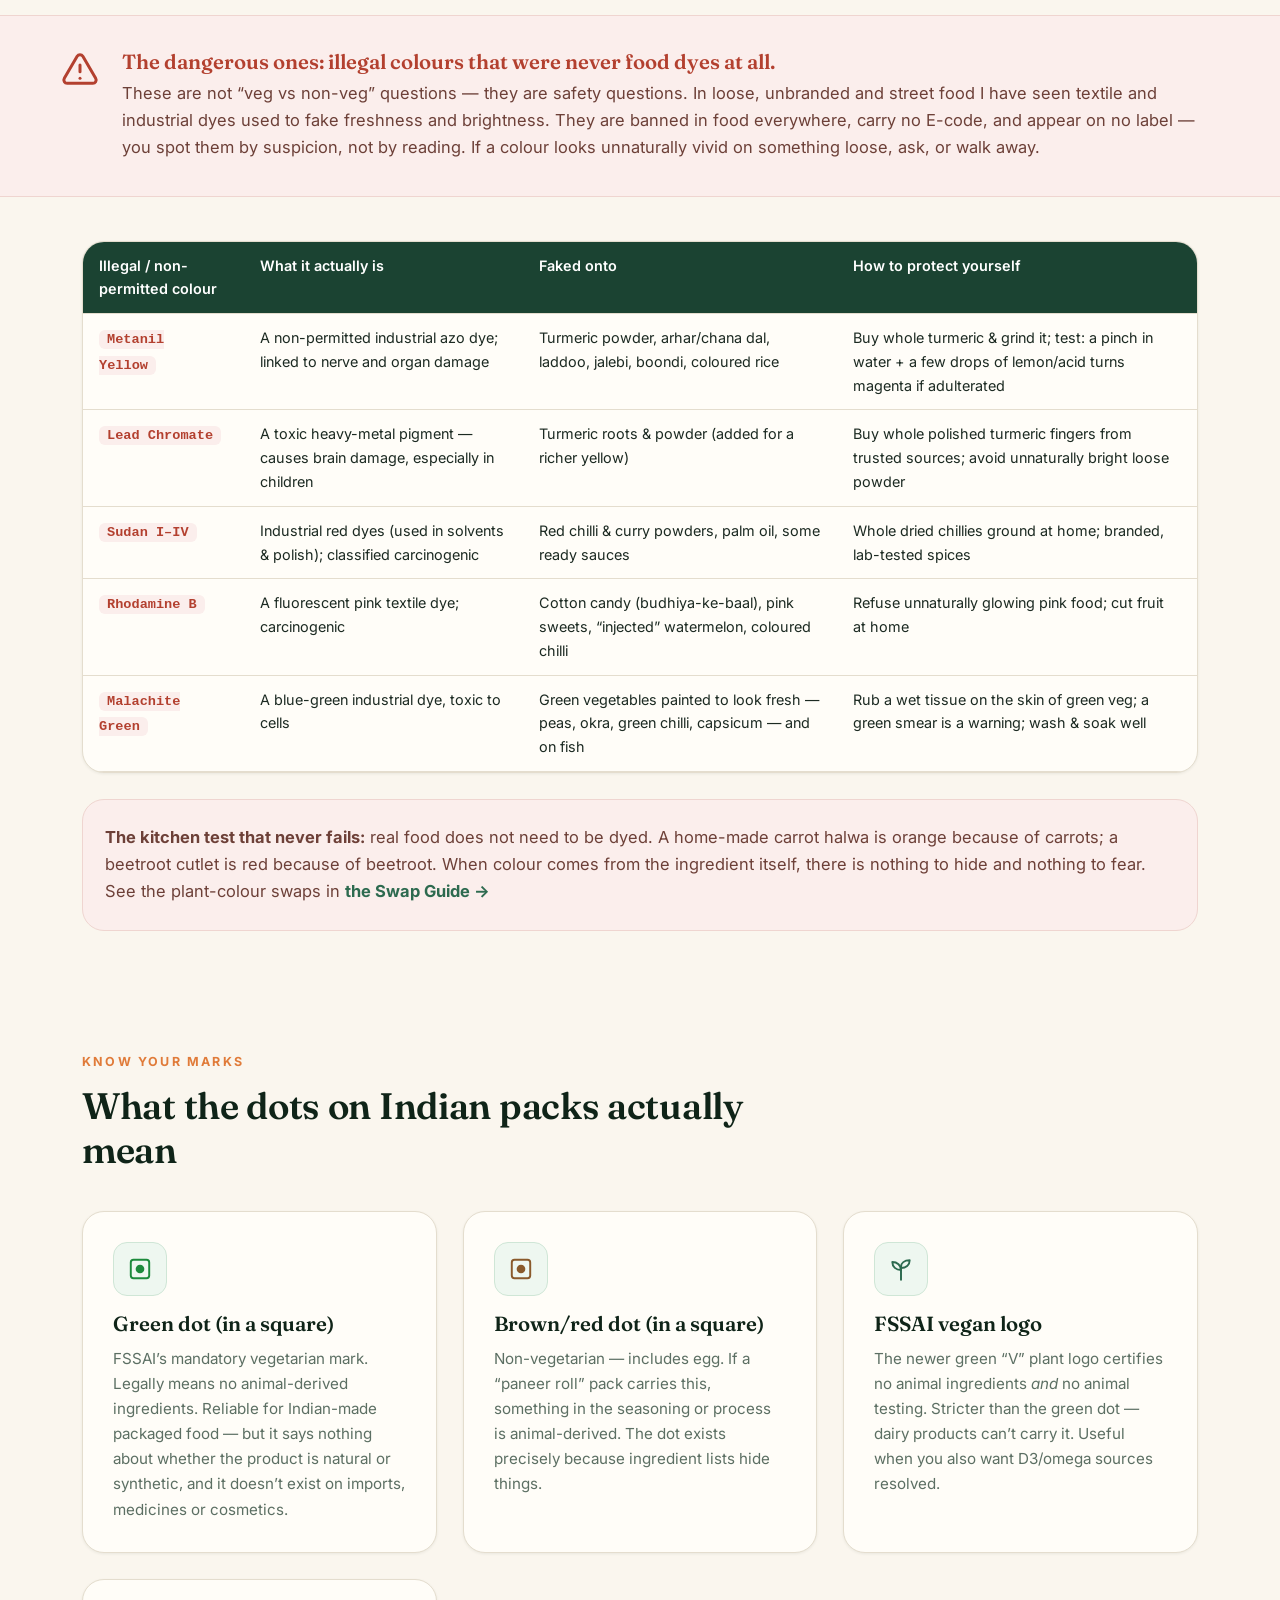
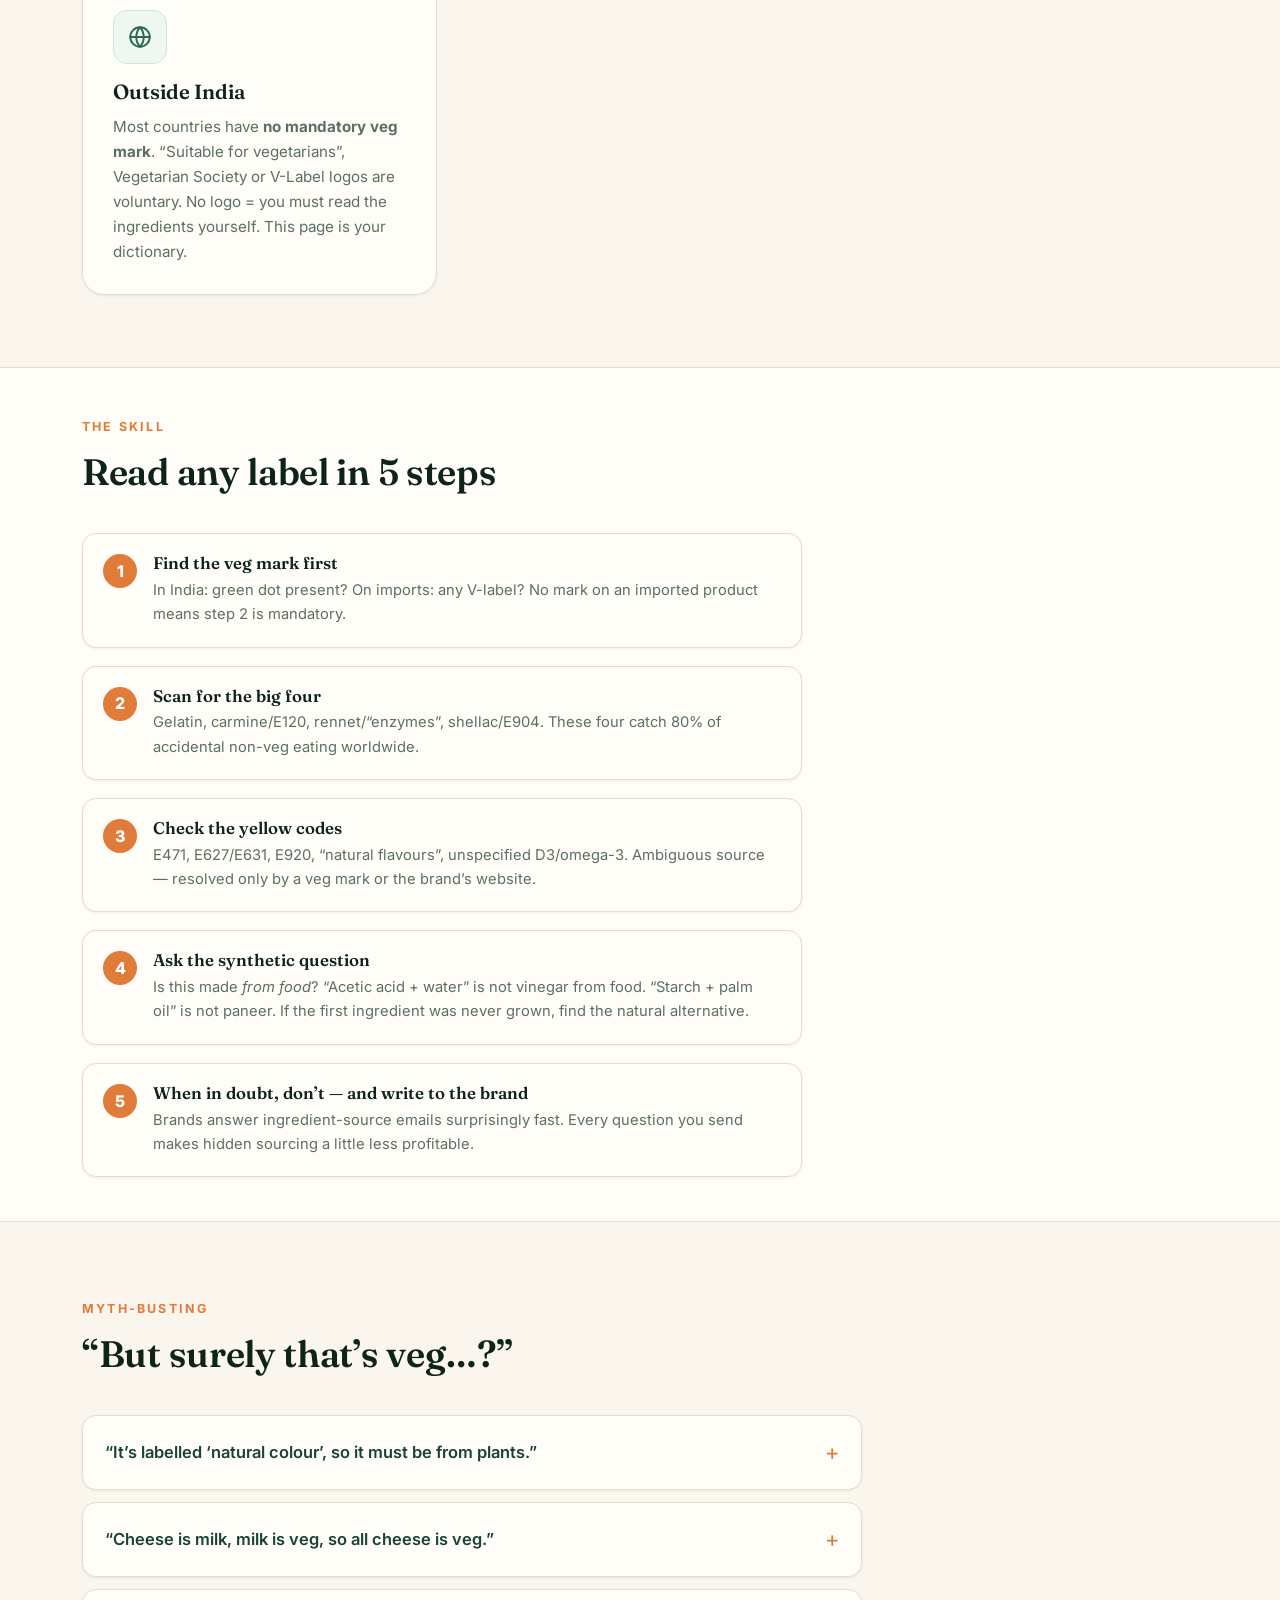
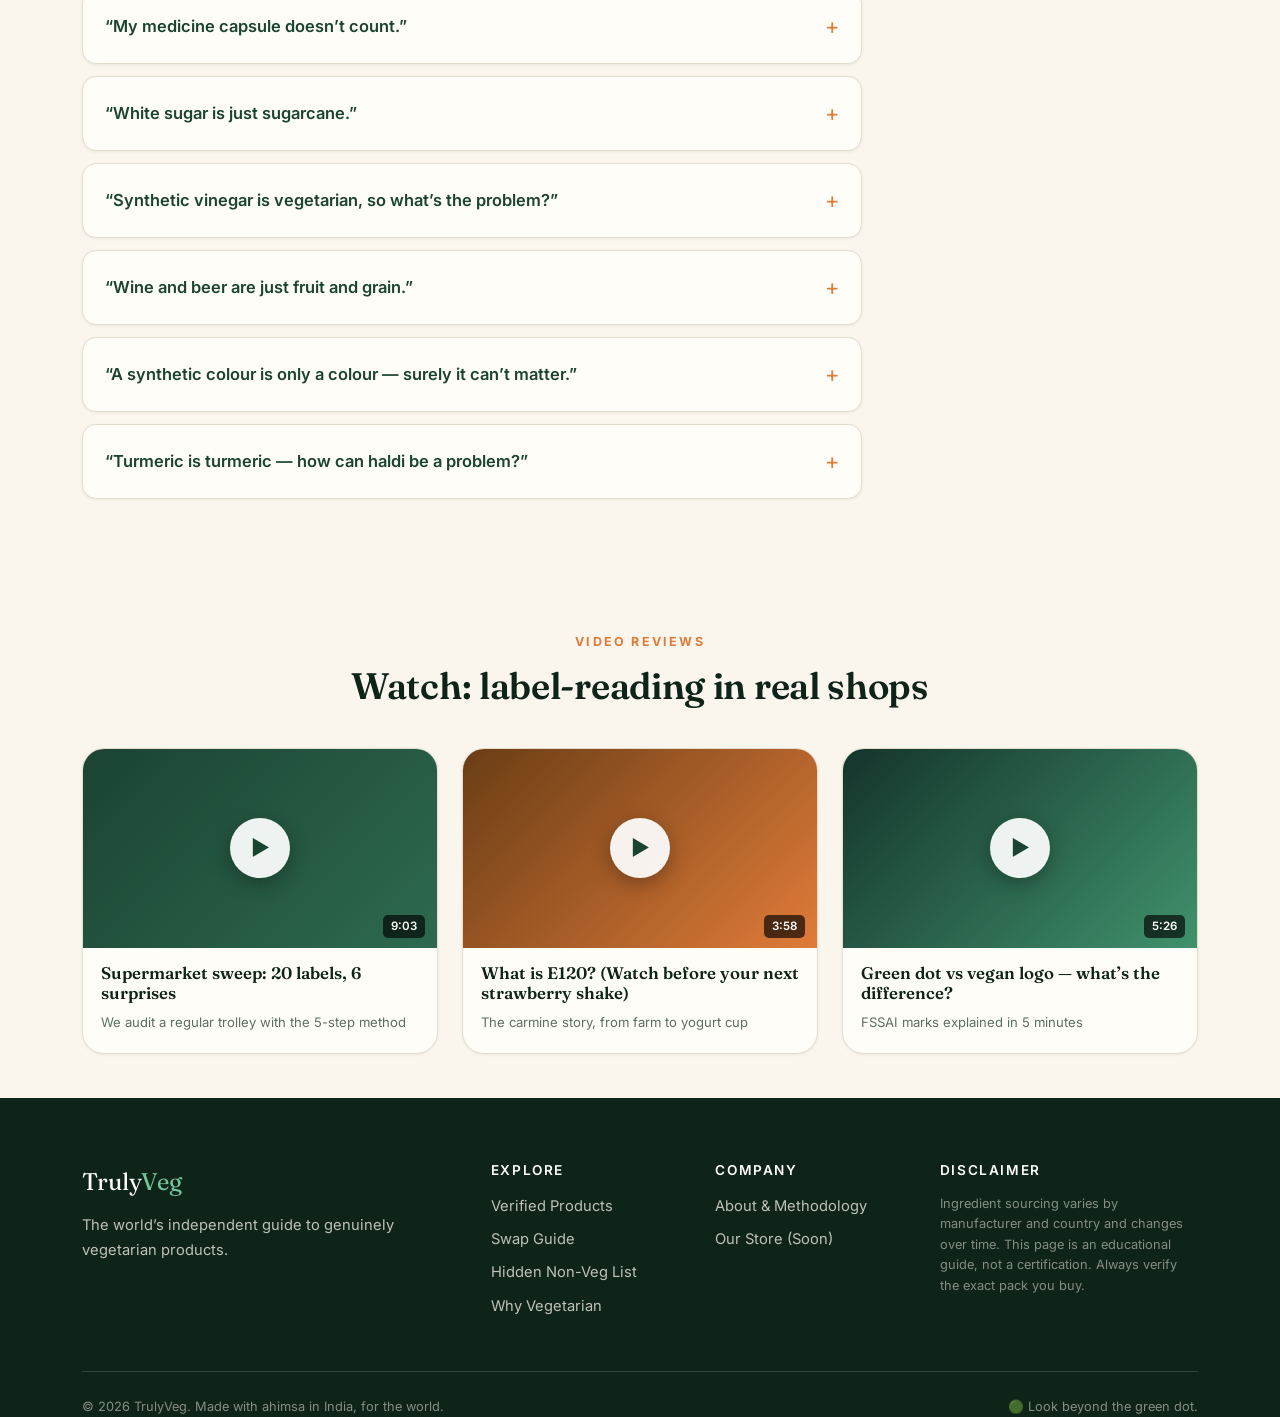
<file: hidden-nonveg.html>
<!DOCTYPE html>
<html lang="en">
<head>
  <meta charset="UTF-8">
  <meta name="viewport" content="width=device-width, initial-scale=1.0">
  <title>The Hidden Non-Veg List — E-Codes &amp; Ingredients Every Vegetarian Must Know | TrulyVeg</title>
  <meta name="description" content="Carmine, gelatin, shellac, L-cysteine, animal rennet, glycerin, plus petroleum azo dyes and illegal adulterant colours — the complete list of hidden non-vegetarian, synthetic and unsafe ingredients, where they hide, and how to read any label in 5 steps.">
  <link rel="canonical" href="https://trulyveg.com/hidden-nonveg.html">
  <meta name="robots" content="index, follow, max-image-preview:large, max-snippet:-1">
  <meta name="author" content="TrulyVeg">
  <meta name="theme-color" content="#1b4332">
  <meta property="og:type" content="article">
  <meta property="og:site_name" content="TrulyVeg">
  <meta property="og:locale" content="en_US">
  <meta property="og:title" content="The Hidden Non-Veg List — E-Codes Every Vegetarian Must Know">
  <meta property="og:description" content="Carmine, gelatin, shellac, L-cysteine, animal rennet, plus petroleum azo dyes and illegal adulterant colours — where they hide, and how to read any label in 5 steps.">
  <meta property="og:url" content="https://trulyveg.com/hidden-nonveg.html">
  <meta property="og:image" content="https://trulyveg.com/img/og-image.png">
  <meta property="og:image:width" content="1200">
  <meta property="og:image:height" content="630">
  <meta property="og:image:alt" content="TrulyVeg — Truly Veg. Verified.">
  <meta name="twitter:card" content="summary_large_image">
  <meta name="twitter:title" content="The Hidden Non-Veg List — E-Codes &amp; Ingredients | TrulyVeg">
  <meta name="twitter:description" content="The complete list of hidden non-vegetarian, synthetic and unsafe ingredients — and how to read any label in 5 steps.">
  <meta name="twitter:image" content="https://trulyveg.com/img/og-image.png">
  <link rel="icon" href="/favicon.ico" sizes="32x32">
  <link rel="icon" href="/favicon.svg" type="image/svg+xml">
  <link rel="apple-touch-icon" href="/icons/apple-touch-icon.png">
  <link rel="manifest" href="/site.webmanifest">
  <meta name="apple-mobile-web-app-capable" content="yes">
  <meta name="apple-mobile-web-app-title" content="TrulyVeg">
  <link rel="preconnect" href="https://fonts.googleapis.com">
  <link href="https://fonts.googleapis.com/css2?family=Fraunces:ital,wght@0,400;0,600;0,700;1,400;1,600&family=Inter:wght@400;500;600;700;800&display=swap" rel="stylesheet">
  <link rel="stylesheet" href="css/style.css">
  <script type="application/ld+json">
  {
    "@context": "https://schema.org",
    "@type": "FAQPage",
    "mainEntity": [
      { "@type": "Question", "name": "It's labelled 'natural colour', so it must be from plants?",
        "acceptedAnswer": { "@type": "Answer", "text": "No. Carmine — crushed insects — is legally a 'natural colour' in most countries. 'Natural' describes the extraction, not the kindness. Only a named plant source (beetroot, turmeric, annatto) settles it." } },
      { "@type": "Question", "name": "Cheese is milk, milk is veg, so is all cheese vegetarian?",
        "acceptedAnswer": { "@type": "Answer", "text": "The milk is veg; the rennet that sets many cheeses is taken from calf stomachs. Indian cheese is mostly fine; traditional European hard cheeses mostly are not. Look for microbial rennet." } },
      { "@type": "Question", "name": "Do medicine capsules count?",
        "acceptedAnswer": { "@type": "Answer", "text": "Standard capsule shells are gelatin. Tablets and veg-capsule versions of most medicines exist; pharmacists will tell you if you ask. Never stop a prescribed medicine over the shell — swap formats with your doctor's help." } },
      { "@type": "Question", "name": "Is white sugar always vegetarian?",
        "acceptedAnswer": { "@type": "Answer", "text": "In India, mostly yes (chemically bleached, but veg). In parts of the US, refined sugar is filtered through cattle bone char. If you are abroad or buying imports, organic, unrefined or beet sugar avoids the issue entirely." } },
      { "@type": "Question", "name": "Synthetic vinegar is vegetarian, so what's the problem?",
        "acceptedAnswer": { "@type": "Answer", "text": "It is vegetarian. It is also diluted industrial acetic acid with zero food heritage, zero nutrition and a harsh one-note taste. Vegetarian is the floor, not the ceiling — the standard is truly veg and truly food." } },
      { "@type": "Question", "name": "Are wine and beer just fruit and grain?",
        "acceptedAnswer": { "@type": "Answer", "text": "Traditional clarification uses isinglass (fish bladder), gelatin, casein or egg white — and it never appears on the label because it is a processing aid. Unfined and vegan-certified options avoid it." } },
      { "@type": "Question", "name": "A synthetic colour is only a colour — can it really matter?",
        "acceptedAnswer": { "@type": "Answer", "text": "It matters twice. Some 'natural colours' are insects (carmine/E120), so the word natural settles nothing. And the petroleum azo dyes — tartrazine, sunset yellow, allura red — carry an activity-and-attention warning for children in the EU. A colour from a food (turmeric, beetroot, butterfly-pea) answers both the veg and the health question." } },
      { "@type": "Question", "name": "Turmeric is turmeric — how can haldi be a problem?",
        "acceptedAnswer": { "@type": "Answer", "text": "Because its whole value is its colour, turmeric is one of the most adulterated spices on earth — brightened with metanil yellow (a banned dye) or even lead chromate (a toxic metal). Buy whole turmeric fingers and grind them, or stick to lab-tested branded powder." } }
    ]
  }
  </script>
</head>
<body>

  <header class="site-header">
    <div class="topbar">⚠️ <strong>Share this page.</strong> Most vegetarians have eaten at least three items on this list without knowing.</div>
    <div class="container nav-wrap">
      <a class="brand" href="index.html"><svg viewBox="0 0 24 24" fill="none" stroke="currentColor" stroke-width="1.8" stroke-linecap="round" stroke-linejoin="round" aria-hidden="true"><path d="M5 20C5 11 11 4 20 4c0 9-6 16-15 16z"/><path d="M5 20C7.5 14 11.5 9.5 17 7"/></svg>Truly<em>Veg</em></a>
      <nav class="nav" id="nav">
        <a href="products.html">Products</a>
        <a href="compare.html">Swap Guide</a>
        <a href="hidden-nonveg.html" class="active">Hidden Non-Veg</a>
        <a href="why-veg.html">Why Vegetarian</a>
        <a href="about.html">About</a>
        <a class="nav-store" href="store.html">Our Store <span class="soon-badge">Soon</span></a>
      </nav>
      <button class="nav-toggle" id="navToggle" aria-label="Menu">☰</button>
    </div>
  </header>

  <div class="page-hero warm">
    <div class="container">
      <span class="eyebrow" style="color:#ffe3c9;">The Awareness Page</span>
      <h1>Don’t eat synthetic products thinking they’re veg.</h1>
      <p class="lead">Three traps catch honest vegetarians every day, in every country I’ve shopped in. <strong>Trap one:</strong> animal-derived ingredients hiding behind E-codes and vague words like “enzymes” and “natural flavour”. <strong>Trap two:</strong> synthetic industrial substances — like acetic-acid “vinegar” — that are technically veg but were never food. <strong>Trap three:</strong> synthetic and even illegal colours, some made from insects, some from petroleum, some from industrial dyes never meant for the mouth. This page teaches you to spot all three in under a minute per label.</p>
    </div>
  </div>

  <!-- ============ E-CODE TABLE ============ -->
  <section>
    <div class="container">
      <div class="section-head">
        <span class="eyebrow">Trap One</span>
        <h2>Hidden animal ingredients: the E-code list</h2>
        <p class="lead">🔴 Red codes are animal-derived, always. 🟡 Yellow codes can come from animal or plant sources — the label or the green dot must resolve them.</p>
      </div>
      <div class="table-wrap">
        <table class="ecodes">
          <thead><tr><th>Code / Name</th><th>What it really is</th><th>Hides in</th><th>Veg alternative / what to do</th></tr></thead>
          <tbody>
            <tr><td><code>E120</code> Carmine / Cochineal</td><td>Dye from ~70,000 crushed cochineal insects per pound</td><td>Pink/red yogurts, candies, strawberry drinks, red velvet, lipstick</td><td>Beetroot (E162), anthocyanins (E163), annatto (E160b)</td></tr>
            <tr><td><code>E441</code> Gelatin</td><td>Boiled animal skin, bones, connective tissue</td><td>Jelly, gummies, marshmallows, mousse, capsules, some ice cream</td><td>Agar-agar (E406), pectin (E440), carrageenan (E407)</td></tr>
            <tr><td><code>E904</code> Shellac</td><td>Resin secreted by lac insects</td><td>Shiny candy coatings, chocolate glaze, waxed fruit, pill coating</td><td>Carnauba wax (E903 — palm leaf)</td></tr>
            <tr><td><code>E920</code> L-Cysteine</td><td>Often derived from poultry feathers, hog hair or human hair</td><td>Soft breads, burger buns, pizza bases as “improver”</td><td>Breads without improvers; vegan-certified or synthetic-fermentation E920</td></tr>
            <tr><td><code>E542</code> Bone Phosphate</td><td>Ground animal bones</td><td>Anti-caking agent in some powders, supplements</td><td>Products using plant/mineral anti-caking agents</td></tr>
            <tr><td><code>E966</code> Lactitol &amp; <code>E913</code> Lanolin</td><td>E913 is wool grease; also the base of most vitamin D3</td><td>Chewing gum coatings, D3 supplements</td><td>Lichen-derived D3; gums stating veg glaze</td></tr>
            <tr><td>Rennet / “Enzymes”</td><td>Enzyme from calf stomach lining (when unspecified on imports)</td><td>Imported parmesan, cheddar, gouda, blue cheeses</td><td>“Microbial rennet” cheese, paneer — see <a href="compare.html#cheese">the cheese swap</a></td></tr>
            <tr><td>Isinglass</td><td>Dried fish swim bladders</td><td>Clarifying traditional beers and wines (never on the label)</td><td>Unfined / vegan-certified beverages</td></tr>
            <tr><td>Omega-3 (unspecified)</td><td>Usually fish or krill oil</td><td>“Heart-healthy” fortified juices, breads, oils</td><td>Algal DHA/EPA — see <a href="compare.html#omega">the omega swap</a></td></tr>
            <tr><td>Vitamin D3 (unspecified)</td><td>Lanolin (sheep wool) or fish liver oil</td><td>Fortified milk-alternatives, cereals, multivitamins</td><td>Lichen-source D3, sunlight</td></tr>
            <tr><td><code class="warn">E471</code> Mono- &amp; diglycerides</td><td>Fat emulsifier — can be animal tallow or plant oil</td><td>Biscuits, breads, ice creams, margarine</td><td>In India, trust the green dot; abroad, look for “vegetable source”</td></tr>
            <tr><td><code class="warn">E631 / E627</code> Inosinate / Guanylate</td><td>Flavour enhancers — can be from fish/meat or plant/microbial</td><td>Chips, instant noodles, seasoning powders</td><td>Green-dot packs in India; explicitly veg flavours abroad</td></tr>
            <tr><td><code class="warn">E322</code> Lecithin</td><td>Usually soy — occasionally from egg yolk</td><td>Chocolate, baked goods</td><td>“Soy lecithin” or “sunflower lecithin” named = veg</td></tr>
            <tr><td><code class="warn">E570</code> Stearic acid &amp; <code class="warn">E470–478</code></td><td>Fatty-acid derivatives — animal or plant source</td><td>Tablets, chewing gum, baked goods</td><td>Green dot / “vegetable origin” declaration</td></tr>
            <tr><td><code class="warn">“Natural flavours”</code></td><td>Legally can include animal-derived substances (e.g. castoreum from beaver, civet, dairy)</td><td>Almost everything processed</td><td>Brands that disclose flavour sources; less processed food overall</td></tr>
            <tr><td><code class="warn">E422</code> Glycerol / Glycerin</td><td>A syrup that can come from animal fat, vegetable oil or petroleum — the label rarely says which</td><td>Toothpaste, capsule shells, cake icing &amp; fondant, low-fat spreads, protein bars, cough syrups</td><td>“Vegetable glycerine” stated on the pack; green dot in India</td></tr>
            <tr><td><code class="warn">E432–E436</code> Polysorbates (Tween 20/60/80)</td><td>Fatty-acid emulsifiers — the fatty acid can be plant or animal (tallow)</td><td>Ice cream, whipped &amp; non-dairy toppings, pickles, salad dressings, some breads</td><td>“Vegetable-source” declaration; green dot; homemade dressings</td></tr>
            <tr><td><code class="warn">E481 / E482</code> Stearoyl lactylates (SSL / CSL)</td><td>Dough softeners from stearic and lactic acid — stearic acid may be animal tallow or plant</td><td>Soft breads, burger buns, biscuits, cake mixes, instant dosa/idli batters</td><td>Green dot / “vegetable origin”; short-ingredient artisan bread</td></tr>
            <tr><td><code>E1105</code> Lysozyme</td><td>Enzyme extracted from hen egg white</td><td>Some ripened/hard cheeses (stops “late blowing”), and as a wine clarifier</td><td>Cheeses that don’t add lysozyme; egg-free certified; Indian paneer</td></tr>
            <tr><td>Pepsin / Animal Lipase</td><td>Pepsin is from pig stomach; pre-gastric lipase is from calf, kid or lamb glands</td><td>Some traditional Italian cheeses (pecorino, provolone, romano), a few digestive tablets</td><td>“Microbial lipase / microbial rennet” cheese; see <a href="compare.html#cheese">the cheese swap</a></td></tr>
            <tr><td><code class="warn">Casein / Caseinate / Whey</code></td><td>Milk proteins — vegetarian, but <em>not</em> vegan, and they appear where you least expect dairy</td><td>“Non-dairy” creamers, processed-cheese slices, protein &amp; energy bars, some “plant” snacks</td><td>Named plant proteins (pea, soy, rice) for vegan readers; fine for lacto-vegetarians</td></tr>
            <tr><td><code class="warn">Vitamin A / Retinyl palmitate</code></td><td>Often from fish-liver oil (sometimes synthetic) when the source is unstated</td><td>Fortified milk-alternatives, margarine, breakfast cereals, multivitamins</td><td>Beta-carotene (E160a, plant) as the vitamin-A source; stated “vegetarian/vegan”</td></tr>
            <tr><td>Tallow / Suet / Lard</td><td>Rendered beef, mutton or pork fat</td><td>Flaky pastry &amp; puff, some imported biscuits &amp; chips, fries cooked in animal fat abroad</td><td>Products fried in “vegetable oil”; ghee or cold-pressed oil at home</td></tr>
          </tbody>
        </table>
      </div>
      <p class="lead" style="margin-top:18px; font-size:1rem;">A traveller’s rule I trust: the shorter the ingredient list, the fewer places these can hide. A dal, a roti and a seasonal vegetable have no E-codes at all.</p>
    </div>
  </section>

  <!-- ============ TRAP TWO: SYNTHETIC ============ -->
  <div class="alert-band">
    <div class="container alert-inner">
      <div class="icon"><svg viewBox="0 0 24 24" fill="none" stroke="currentColor" stroke-width="1.8" stroke-linecap="round" stroke-linejoin="round" aria-hidden="true"><path d="M10 2v6.3L4.6 18a2 2 0 0 0 1.8 3h11.2a2 2 0 0 0 1.8-3L14 8.3V2"/><path d="M8.5 2h7"/><path d="M6.7 15h10.6"/></svg></div>
      <div>
        <h3>Trap Two: “Veg” but synthetic — technically vegetarian, never food.</h3>
        <p>Synthetic vinegar (industrial acetic acid), dyed “saffron” threads, sodium-hydrosulphite-bleached jaggery, vanaspati passed off as ghee, “analogue paneer” made of starch and refined oil, synthetic colour sweets. None of these contain animals — and none of them deserve a place in a pure kitchen. The vegetarian question is <em>“did an animal suffer for this?”</em>; the shuddh question is <em>“was this ever actually food?”</em> Ask both. <a href="compare.html"><strong>The Swap Guide covers each one →</strong></a></p>
      </div>
    </div>
  </div>

  <!-- ============ TRAP THREE: SYNTHETIC COLOURS ============ -->
  <section>
    <div class="container">
      <div class="section-head">
        <span class="eyebrow">Trap Three</span>
        <h2>The colour of your food is a chemistry lesson</h2>
        <p class="lead">A bright sweet is not brighter because it is fresher. From the sweet shops of Delhi to the candy aisles of America, the reds, oranges and blues that make food look “fun” are usually one of three things: crushed insects (see E120 above), petroleum-derived dyes born in a factory, or — most dangerous — industrial colours that were never legal in food at all. Nature colours food too, and it does it without any of these.</p>
      </div>

      <h3 style="margin-bottom:14px;">🧪 Permitted, but synthetic — the petroleum &amp; coal-tar dyes</h3>
      <p style="color:var(--muted); max-width:52em; margin-bottom:20px;">These are legal in most countries and technically vegetarian — but they are synthesised from petroleum and coal-tar chemistry, not grown. Six of them (marked <b>SB</b>) are the “Southampton Six”: in the EU they must carry the printed warning <em>“may have an adverse effect on activity and attention in children.”</em> Every one has a plant colour that does the same job.</p>
      <div class="table-wrap">
        <table class="ecodes">
          <thead><tr><th>Code / Name</th><th>What it really is</th><th>Products it hides in</th><th>Natural plant swap</th></tr></thead>
          <tbody>
            <tr><td><code class="warn">E102</code> Tartrazine <b>SB</b></td><td>Synthetic lemon-yellow azo dye from petroleum</td><td>Soft &amp; “fruit” drinks, packaged mango/orange juice, jelly, boondi &amp; mixture namkeen, instant noodle/soup seasoning, pickles</td><td>Turmeric / curcumin (E100), saffron, marigold</td></tr>
            <tr><td><code class="warn">E110</code> Sunset Yellow <b>SB</b></td><td>Synthetic orange azo dye</td><td>Orange squash &amp; sodas, marmalade, cheese-flavour snacks, orange sweets &amp; jalebi-type mithai</td><td>Annatto (E160b), turmeric, carrot</td></tr>
            <tr><td><code class="warn">E122</code> Carmoisine / Azorubine <b>SB</b></td><td>Synthetic red azo dye</td><td>Rose &amp; red sweets, flavoured milk &amp; lassi, jellies, tinned-fruit syrups</td><td>Beetroot (E162), hibiscus, anthocyanins (E163)</td></tr>
            <tr><td><code class="warn">E124</code> Ponceau 4R <b>SB</b></td><td>Synthetic scarlet azo dye (banned as a food colour in the USA)</td><td>Red sweets &amp; dessert mixes, tinned strawberries, some “veg” sausage/analogue products</td><td>Beetroot, pomegranate, red rice yeast</td></tr>
            <tr><td><code class="warn">E129</code> Allura Red / Red 40 <b>SB</b></td><td>Synthetic red azo dye</td><td>Red drinks &amp; ice-lollies, candies, strawberry-flavour cakes, chewing gum</td><td>Beetroot, pomegranate, hibiscus</td></tr>
            <tr><td><code class="warn">E104</code> Quinoline Yellow <b>SB</b></td><td>Synthetic yellow dye (banned as a food colour in the USA)</td><td>Yellow sweets &amp; ices, smoked-look snacks, some coated medicines</td><td>Turmeric, saffron</td></tr>
            <tr><td><code class="warn">E127</code> Erythrosine / Red 3</td><td>Synthetic cherry-red dye — now being withdrawn from food in the USA</td><td>Glacé/candied cherries, some pink sweets &amp; cake decorations</td><td>Beetroot, cranberry, hibiscus</td></tr>
            <tr><td><code class="warn">E133</code> Brilliant Blue / Blue 1</td><td>Synthetic blue dye (triphenylmethane, petroleum)</td><td>Blue candies &amp; “raspberry” slushies, blue ice cream, mouthwash, icing</td><td>Butterfly-pea flower, spirulina blue</td></tr>
            <tr><td><code class="warn">E132</code> Indigo Carmine / Blue 2</td><td>Synthetic indigo dye</td><td>Blue &amp; purple sweets, some cereals, coated tablets</td><td>Butterfly-pea, red-cabbage extract</td></tr>
            <tr><td><code class="warn">E142 / E143</code> Green S / Fast Green</td><td>Synthetic green dyes</td><td>Canned peas, mint &amp; “paan” sweets, green ice cream, tinned vegetables</td><td>Spinach / chlorophyll, matcha, mint reduction</td></tr>
            <tr><td><code class="warn">E150c / E150d</code> Ammonia &amp; sulphite caramel</td><td>Sugar cooked with ammonia/sulphites — carries traces of 4-MEI, a compound flagged as a possible carcinogen</td><td>Colas &amp; dark soft drinks, soy &amp; dark sauces, packaged gravies &amp; stocks, some “brown” breads</td><td>Plain caramelised sugar (E150a), jaggery, roasted-malt colour</td></tr>
            <tr><td><code class="warn">E171</code> Titanium Dioxide</td><td>Mineral white pigment — <strong>banned in food across the EU since 2022</strong> over a genotoxicity concern</td><td>White/pastel candy shells, chewing gum, icing-sugar coatings, some tablets &amp; supplements, toothpaste</td><td>Usually unnecessary — rice starch or calcium for whiteness; buy uncoated</td></tr>
          </tbody>
        </table>
      </div>
    </div>
  </section>

  <!-- ============ ILLEGAL ADULTERANT COLOURS ============ -->
  <div class="alert-band">
    <div class="container alert-inner">
      <div class="icon"><svg viewBox="0 0 24 24" fill="none" stroke="currentColor" stroke-width="1.8" stroke-linecap="round" stroke-linejoin="round" aria-hidden="true"><path d="M10.3 3.8 2.6 17a2 2 0 0 0 1.7 3h15.4a2 2 0 0 0 1.7-3L13.7 3.8a2 2 0 0 0-3.4 0z"/><path d="M12 9v4"/><path d="M12 17h.01"/></svg></div>
      <div>
        <h3>The dangerous ones: illegal colours that were never food dyes at all.</h3>
        <p>These are not “veg vs non-veg” questions — they are safety questions. In loose, unbranded and street food I have seen textile and industrial dyes used to fake freshness and brightness. They are banned in food everywhere, carry no E-code, and appear on no label — you spot them by suspicion, not by reading. If a colour looks unnaturally vivid on something loose, ask, or walk away.</p>
      </div>
    </div>
  </div>

  <section class="section-tight">
    <div class="container">
      <div class="table-wrap">
        <table class="ecodes">
          <thead><tr><th>Illegal / non-permitted colour</th><th>What it actually is</th><th>Faked onto</th><th>How to protect yourself</th></tr></thead>
          <tbody>
            <tr><td><code>Metanil Yellow</code></td><td>A non-permitted industrial azo dye; linked to nerve and organ damage</td><td>Turmeric powder, arhar/chana dal, laddoo, jalebi, boondi, coloured rice</td><td>Buy whole turmeric &amp; grind it; test: a pinch in water + a few drops of lemon/acid turns magenta if adulterated</td></tr>
            <tr><td><code>Lead Chromate</code></td><td>A toxic heavy-metal pigment — causes brain damage, especially in children</td><td>Turmeric roots &amp; powder (added for a richer yellow)</td><td>Buy whole polished turmeric fingers from trusted sources; avoid unnaturally bright loose powder</td></tr>
            <tr><td><code>Sudan I–IV</code></td><td>Industrial red dyes (used in solvents &amp; polish); classified carcinogenic</td><td>Red chilli &amp; curry powders, palm oil, some ready sauces</td><td>Whole dried chillies ground at home; branded, lab-tested spices</td></tr>
            <tr><td><code>Rhodamine B</code></td><td>A fluorescent pink textile dye; carcinogenic</td><td>Cotton candy (budhiya-ke-baal), pink sweets, “injected” watermelon, coloured chilli</td><td>Refuse unnaturally glowing pink food; cut fruit at home</td></tr>
            <tr><td><code>Malachite Green</code></td><td>A blue-green industrial dye, toxic to cells</td><td>Green vegetables painted to look fresh — peas, okra, green chilli, capsicum — and on fish</td><td>Rub a wet tissue on the skin of green veg; a green smear is a warning; wash &amp; soak well</td></tr>
          </tbody>
        </table>
      </div>
      <div class="alert-band" style="border-radius:var(--radius-lg); margin-top:26px; border:1px solid #efd5d0;">
        <div class="container alert-inner" style="padding:24px 22px;">
          <div>
            <p style="margin:0;"><strong>The kitchen test that never fails:</strong> real food does not need to be dyed. A home-made carrot halwa is orange because of carrots; a beetroot cutlet is red because of beetroot. When colour comes from the ingredient itself, there is nothing to hide and nothing to fear. See the plant-colour swaps in <a href="compare.html#colours"><strong>the Swap Guide →</strong></a></p>
          </div>
        </div>
      </div>
    </div>
  </section>

  <!-- ============ MARKS EXPLAINER ============ -->
  <section>
    <div class="container">
      <div class="section-head">
        <span class="eyebrow">Know Your Marks</span>
        <h2>What the dots on Indian packs actually mean</h2>
      </div>
      <div class="card-grid">
        <div class="card">
          <div class="icon" style="color:#1d8a3c"><svg viewBox="0 0 24 24" fill="none" stroke="currentColor" stroke-width="1.8" stroke-linecap="round" stroke-linejoin="round" aria-hidden="true"><rect x="3.5" y="3.5" width="17" height="17" rx="2.5"/><circle cx="12" cy="12" r="4" fill="currentColor" stroke="none"/></svg></div>
          <h3>Green dot (in a square)</h3>
          <p>FSSAI’s mandatory vegetarian mark. Legally means no animal-derived ingredients. Reliable for Indian-made packaged food — but it says nothing about whether the product is natural or synthetic, and it doesn’t exist on imports, medicines or cosmetics.</p>
        </div>
        <div class="card">
          <div class="icon" style="color:#8a5a2b"><svg viewBox="0 0 24 24" fill="none" stroke="currentColor" stroke-width="1.8" stroke-linecap="round" stroke-linejoin="round" aria-hidden="true"><rect x="3.5" y="3.5" width="17" height="17" rx="2.5"/><circle cx="12" cy="12" r="4" fill="currentColor" stroke="none"/></svg></div>
          <h3>Brown/red dot (in a square)</h3>
          <p>Non-vegetarian — includes egg. If a “paneer roll” pack carries this, something in the seasoning or process is animal-derived. The dot exists precisely because ingredient lists hide things.</p>
        </div>
        <div class="card">
          <div class="icon"><svg viewBox="0 0 24 24" fill="none" stroke="currentColor" stroke-width="1.8" stroke-linecap="round" stroke-linejoin="round" aria-hidden="true"><path d="M12 22V10"/><path d="M12 13C7.5 13 4 10 4 5.5 8.5 5.5 12 8.5 12 13z"/><path d="M12 10c0-3.5 3-6 8-6 0 4.5-3.5 7-8 7z"/></svg></div>
          <h3>FSSAI vegan logo</h3>
          <p>The newer green “V” plant logo certifies no animal ingredients <em>and</em> no animal testing. Stricter than the green dot — dairy products can’t carry it. Useful when you also want D3/omega sources resolved.</p>
        </div>
        <div class="card">
          <div class="icon"><svg viewBox="0 0 24 24" fill="none" stroke="currentColor" stroke-width="1.8" stroke-linecap="round" stroke-linejoin="round" aria-hidden="true"><circle cx="12" cy="12" r="9"/><path d="M3 12h18"/><path d="M12 3a13.5 13.5 0 0 1 0 18 13.5 13.5 0 0 1 0-18z"/></svg></div>
          <h3>Outside India</h3>
          <p>Most countries have <strong>no mandatory veg mark</strong>. “Suitable for vegetarians”, Vegetarian Society or V-Label logos are voluntary. No logo = you must read the ingredients yourself. This page is your dictionary.</p>
        </div>
      </div>
    </div>
  </section>

  <!-- ============ 5-STEP LABEL CHECK ============ -->
  <section class="section-tight" style="background:var(--paper); border-block:1px solid var(--line);">
    <div class="container">
      <div class="section-head">
        <span class="eyebrow">The Skill</span>
        <h2>Read any label in 5 steps</h2>
      </div>
      <div class="steps">
        <div class="step"><h4>Find the veg mark first</h4><p>In India: green dot present? On imports: any V-label? No mark on an imported product means step 2 is mandatory.</p></div>
        <div class="step"><h4>Scan for the big four</h4><p>Gelatin, carmine/E120, rennet/“enzymes”, shellac/E904. These four catch 80% of accidental non-veg eating worldwide.</p></div>
        <div class="step"><h4>Check the yellow codes</h4><p>E471, E627/E631, E920, “natural flavours”, unspecified D3/omega-3. Ambiguous source — resolved only by a veg mark or the brand’s website.</p></div>
        <div class="step"><h4>Ask the synthetic question</h4><p>Is this made <em>from food</em>? “Acetic acid + water” is not vinegar from food. “Starch + palm oil” is not paneer. If the first ingredient was never grown, find the natural alternative.</p></div>
        <div class="step"><h4>When in doubt, don’t — and write to the brand</h4><p>Brands answer ingredient-source emails surprisingly fast. Every question you send makes hidden sourcing a little less profitable.</p></div>
      </div>
    </div>
  </section>

  <!-- ============ MYTHS FAQ ============ -->
  <section>
    <div class="container">
      <div class="section-head">
        <span class="eyebrow">Myth-Busting</span>
        <h2>“But surely that’s veg…?”</h2>
      </div>
      <div class="faq">
        <details><summary>“It’s labelled ‘natural colour’, so it must be from plants.”</summary><p>No. Carmine — crushed insects — is legally a “natural colour” in most countries. “Natural” describes the extraction, not the kindness. Only a named plant source (beetroot, turmeric, annatto) settles it.</p></details>
        <details><summary>“Cheese is milk, milk is veg, so all cheese is veg.”</summary><p>The milk is veg; the rennet that sets many cheeses is taken from calf stomachs. Indian cheese is mostly fine; traditional European hard cheeses mostly aren’t. See <a href="compare.html#cheese">the cheese comparison</a>.</p></details>
        <details><summary>“My medicine capsule doesn’t count.”</summary><p>It’s your choice to make — but know that standard capsule shells are gelatin. Tablets and veg-capsule versions of most medicines exist; pharmacists will tell you if you ask. (Never stop a prescribed medicine over the shell — swap formats with your doctor’s help.)</p></details>
        <details><summary>“White sugar is just sugarcane.”</summary><p>In India, mostly yes (chemically bleached, but veg). In parts of the US, refined sugar is filtered through cattle bone char. If you’re abroad or buying imports, “organic / unrefined / beet sugar” avoids the issue entirely.</p></details>
        <details><summary>“Synthetic vinegar is vegetarian, so what’s the problem?”</summary><p>It is vegetarian. It’s also diluted industrial acetic acid with zero food heritage, zero nutrition and a harsh one-note taste. Vegetarian is the floor, not the ceiling — TrulyVeg’s standard is <em>truly veg and truly food</em>.</p></details>
        <details><summary>“Wine and beer are just fruit and grain.”</summary><p>Traditional clarification uses isinglass (fish bladder), gelatin, casein or egg white — and it never appears on the label because it’s a “processing aid”. Unfined and vegan-certified options avoid it.</p></details>
        <details><summary>“A synthetic colour is only a colour — surely it can’t matter.”</summary><p>It matters twice. First, some “natural colours” are insects (carmine/E120), so the word natural settles nothing. Second, the petroleum azo dyes — tartrazine, sunset yellow, allura red and their cousins — are legal but carry an activity-and-attention warning for children in the EU for a reason. A colour that comes from a food (turmeric, beetroot, butterfly-pea) is the only one that answers <em>both</em> the veg question and the health question.</p></details>
        <details><summary>“Turmeric is turmeric — how can haldi be a problem?”</summary><p>Pure turmeric is a golden spice and a medicine. But because its whole value is its colour, it is one of the most adulterated spices on earth — brightened with metanil yellow (a banned dye) or even lead chromate (a toxic metal). Buy whole turmeric fingers and grind them, or stick to lab-tested branded powder. A pinch of pure haldi in water with a few drops of acid stays yellow; if it flushes pink-magenta, it’s adulterated.</p></details>
      </div>
    </div>
  </section>

  <!-- Video strip -->
  <section class="section-tight">
    <div class="container">
      <div class="section-head center">
        <span class="eyebrow">Video Reviews</span>
        <h2>Watch: label-reading in real shops</h2>
      </div>
      <div class="video-grid">
        <div class="video-card"><div class="video-thumb" data-video-id=""><div class="play">▶</div><span class="duration">9:03</span></div><div class="video-meta"><h4>Supermarket sweep: 20 labels, 6 surprises</h4><span>We audit a regular trolley with the 5-step method</span></div></div>
        <div class="video-card"><div class="video-thumb alt" data-video-id=""><div class="play">▶</div><span class="duration">3:58</span></div><div class="video-meta"><h4>What is E120? (Watch before your next strawberry shake)</h4><span>The carmine story, from farm to yogurt cup</span></div></div>
        <div class="video-card"><div class="video-thumb alt2" data-video-id=""><div class="play">▶</div><span class="duration">5:26</span></div><div class="video-meta"><h4>Green dot vs vegan logo — what’s the difference?</h4><span>FSSAI marks explained in 5 minutes</span></div></div>
      </div>
    </div>
  </section>

  <footer class="site-footer">
    <div class="container">
      <div class="footer-grid">
        <div>
          <div class="footer-brand">Truly<em>Veg</em></div>
          <p>The world’s independent guide to genuinely vegetarian products.</p>
        </div>
        <div>
          <h4>Explore</h4>
          <a href="products.html">Verified Products</a>
          <a href="compare.html">Swap Guide</a>
          <a href="hidden-nonveg.html">Hidden Non-Veg List</a>
          <a href="why-veg.html">Why Vegetarian</a>
        </div>
        <div>
          <h4>Company</h4>
          <a href="about.html">About &amp; Methodology</a>
          <a href="store.html">Our Store (Soon)</a>
        </div>
        <div>
          <h4>Disclaimer</h4>
          <p class="disclaimer">Ingredient sourcing varies by manufacturer and country and changes over time. This page is an educational guide, not a certification. Always verify the exact pack you buy.</p>
        </div>
      </div>
      <div class="footer-bottom">
        <span>© 2026 TrulyVeg. Made with ahimsa in India, for the world.</span>
        <span>🟢 Look beyond the green dot.</span>
      </div>
    </div>
  </footer>

  <script src="js/main.js"></script>
</body>
</html>
</file>
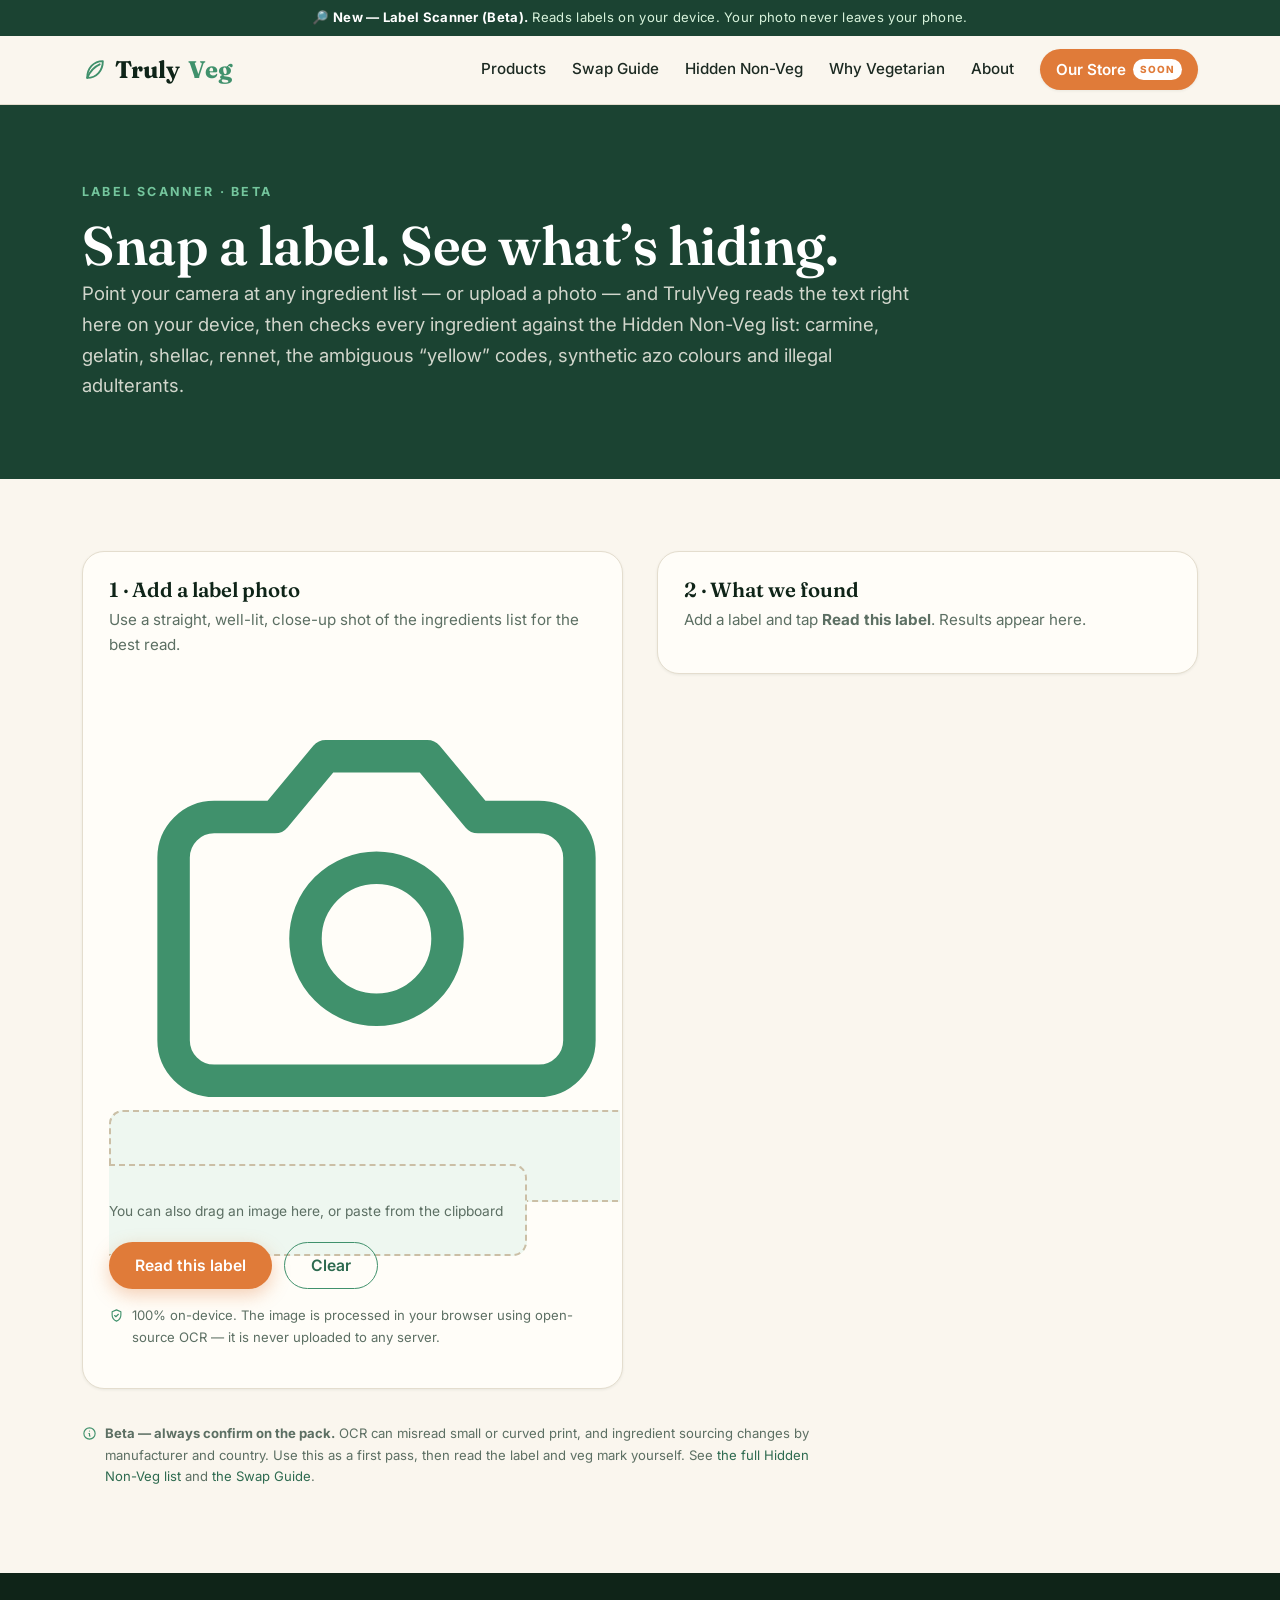
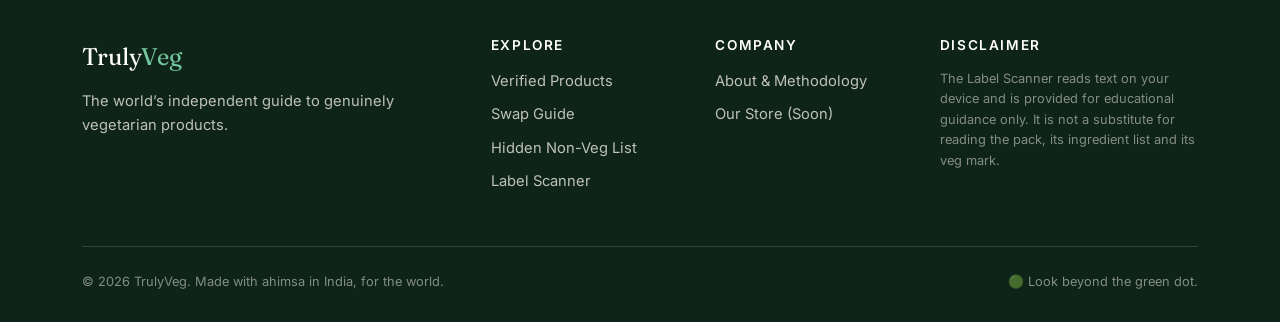
<file: label-scanner.html>
<!DOCTYPE html>
<html lang="en">
<head>
  <meta charset="UTF-8">
  <meta name="viewport" content="width=device-width, initial-scale=1.0">
  <title>Label Scanner (Beta) — Snap an ingredient label, spot the hidden non-veg | TrulyVeg</title>
  <meta name="description" content="Point your camera at any ingredient list and TrulyVeg reads it on your device — flagging carmine, gelatin, shellac, rennet, synthetic azo colours and illegal adulterants. Nothing is uploaded; the photo never leaves your phone.">
  <link rel="canonical" href="https://trulyveg.com/label-scanner.html">
  <meta name="robots" content="index, follow, max-image-preview:large, max-snippet:-1">
  <meta name="author" content="TrulyVeg">
  <meta name="theme-color" content="#1b4332">
  <meta property="og:type" content="website">
  <meta property="og:site_name" content="TrulyVeg">
  <meta property="og:locale" content="en_US">
  <meta property="og:title" content="Label Scanner (Beta) — Spot Hidden Non-Veg on Any Label">
  <meta property="og:description" content="Point your camera at any ingredient list and TrulyVeg reads it on your device — flagging carmine, gelatin, shellac, rennet, synthetic colours and illegal adulterants. The photo never leaves your phone.">
  <meta property="og:url" content="https://trulyveg.com/label-scanner.html">
  <meta property="og:image" content="https://trulyveg.com/img/og-image.png">
  <meta property="og:image:width" content="1200">
  <meta property="og:image:height" content="630">
  <meta property="og:image:alt" content="TrulyVeg — Truly Veg. Verified.">
  <meta name="twitter:card" content="summary_large_image">
  <meta name="twitter:title" content="Label Scanner (Beta) — Spot Hidden Non-Veg | TrulyVeg">
  <meta name="twitter:description" content="Snap an ingredient label and TrulyVeg reads it on-device to flag hidden non-veg ingredients. Nothing is uploaded.">
  <meta name="twitter:image" content="https://trulyveg.com/img/og-image.png">
  <link rel="icon" href="/favicon.ico" sizes="32x32">
  <link rel="icon" href="/favicon.svg" type="image/svg+xml">
  <link rel="apple-touch-icon" href="/icons/apple-touch-icon.png">
  <link rel="manifest" href="/site.webmanifest">
  <meta name="apple-mobile-web-app-capable" content="yes">
  <meta name="apple-mobile-web-app-title" content="TrulyVeg">
  <link rel="preconnect" href="https://fonts.googleapis.com">
  <link href="https://fonts.googleapis.com/css2?family=Fraunces:ital,wght@0,400;0,600;0,700;1,400;1,600&family=Inter:wght@400;500;600;700;800&display=swap" rel="stylesheet">
  <link rel="stylesheet" href="css/style.css">
</head>
<body>

  <header class="site-header">
    <div class="topbar">🔎 <strong>New — Label Scanner (Beta).</strong> Reads labels on your device. Your photo never leaves your phone.</div>
    <div class="container nav-wrap">
      <a class="brand" href="index.html"><svg viewBox="0 0 24 24" fill="none" stroke="currentColor" stroke-width="1.8" stroke-linecap="round" stroke-linejoin="round" aria-hidden="true"><path d="M5 20C5 11 11 4 20 4c0 9-6 16-15 16z"/><path d="M5 20C7.5 14 11.5 9.5 17 7"/></svg>Truly<em>Veg</em></a>
      <nav class="nav" id="nav">
        <a href="products.html">Products</a>
        <a href="compare.html">Swap Guide</a>
        <a href="hidden-nonveg.html">Hidden Non-Veg</a>
        <a href="why-veg.html">Why Vegetarian</a>
        <a href="about.html">About</a>
        <a class="nav-store" href="store.html">Our Store <span class="soon-badge">Soon</span></a>
      </nav>
      <button class="nav-toggle" id="navToggle" aria-label="Menu">☰</button>
    </div>
  </header>

  <section class="page-hero">
    <div class="container">
      <span class="eyebrow" style="color:var(--green-300)">Label Scanner · Beta</span>
      <h1>Snap a label. See what’s hiding.</h1>
      <p class="lead">Point your camera at any ingredient list — or upload a photo — and TrulyVeg reads the text right here on your device, then checks every ingredient against the Hidden Non-Veg list: carmine, gelatin, shellac, rennet, the ambiguous “yellow” codes, synthetic azo colours and illegal adulterants.</p>
    </div>
  </section>

  <section>
    <div class="container">
      <div class="scanner">

        <!-- ---------- Input side ---------- -->
        <div class="scan-panel">
          <h3>1 · Add a label photo</h3>
          <p class="lead">Use a straight, well-lit, close-up shot of the ingredients list for the best read.</p>

          <label class="dropzone" id="dropzone" for="fileInput">
            <span class="dz-icon"><svg viewBox="0 0 24 24" fill="none" stroke="currentColor" stroke-width="1.6" stroke-linecap="round" stroke-linejoin="round"><path d="M14.5 4h-5L7 7H4a2 2 0 0 0-2 2v9a2 2 0 0 0 2 2h16a2 2 0 0 0 2-2V9a2 2 0 0 0-2-2h-3l-2.5-3Z"/><circle cx="12" cy="13" r="3.5"/></svg></span>
            <strong>Tap to take a photo or choose a file</strong>
            <span>You can also drag an image here, or paste from the clipboard</span>
          </label>
          <input type="file" id="fileInput" accept="image/*" capture="environment" hidden>

          <div class="scan-preview" id="preview" hidden><img id="previewImg" alt="Selected label"></div>

          <div class="scan-actions" id="actions" hidden>
            <button class="btn btn-primary" id="scanBtn" type="button">Read this label</button>
            <button class="btn btn-outline" id="resetBtn" type="button">Clear</button>
          </div>

          <div class="scan-progress" id="progress" hidden>
            <div class="bar"><i id="progressBar"></i></div>
            <div class="bar-label" id="progressLabel">Warming up the reader…</div>
          </div>

          <p class="privacy-note">
            <svg viewBox="0 0 24 24" fill="none" stroke="currentColor" stroke-width="1.8" stroke-linecap="round" stroke-linejoin="round"><path d="M12 3l7 3v5c0 4.5-3 8-7 10-4-2-7-5.5-7-10V6l7-3Z"/><path d="M9 12l2 2 4-4"/></svg>
            <span>100% on-device. The image is processed in your browser using open-source OCR — it is never uploaded to any server.</span>
          </p>
        </div>

        <!-- ---------- Results side ---------- -->
        <div class="scan-panel" id="resultPanel">
          <h3>2 · What we found</h3>
          <p class="scan-empty" id="emptyState">Add a label and tap <b>Read this label</b>. Results appear here.</p>
          <div id="results" hidden>
            <div class="verdict" id="verdict"></div>
            <ul class="findings" id="findings"></ul>
            <details class="raw-text" id="rawWrap" hidden>
              <summary>Show the raw text we read</summary>
              <pre id="rawText"></pre>
            </details>
          </div>
        </div>

      </div>

      <p class="privacy-note" style="max-width:760px;margin-top:34px">
        <svg viewBox="0 0 24 24" fill="none" stroke="currentColor" stroke-width="1.8" stroke-linecap="round" stroke-linejoin="round"><circle cx="12" cy="12" r="9"/><path d="M12 8h.01M11 12h1v4h1"/></svg>
        <span><b>Beta — always confirm on the pack.</b> OCR can misread small or curved print, and ingredient sourcing changes by manufacturer and country. Use this as a first pass, then read the label and veg mark yourself. See <a href="hidden-nonveg.html">the full Hidden Non-Veg list</a> and <a href="compare.html">the Swap Guide</a>.</span>
      </p>
    </div>
  </section>

  <footer class="site-footer">
    <div class="container">
      <div class="footer-grid">
        <div>
          <div class="footer-brand">Truly<em>Veg</em></div>
          <p>The world’s independent guide to genuinely vegetarian products.</p>
        </div>
        <div>
          <h4>Explore</h4>
          <a href="products.html">Verified Products</a>
          <a href="compare.html">Swap Guide</a>
          <a href="hidden-nonveg.html">Hidden Non-Veg List</a>
          <a href="label-scanner.html">Label Scanner</a>
        </div>
        <div>
          <h4>Company</h4>
          <a href="about.html">About &amp; Methodology</a>
          <a href="store.html">Our Store (Soon)</a>
        </div>
        <div>
          <h4>Disclaimer</h4>
          <p class="disclaimer">The Label Scanner reads text on your device and is provided for educational guidance only. It is not a substitute for reading the pack, its ingredient list and its veg mark.</p>
        </div>
      </div>
      <div class="footer-bottom">
        <span>© 2026 TrulyVeg. Made with ahimsa in India, for the world.</span>
        <span>🟢 Look beyond the green dot.</span>
      </div>
    </div>
  </footer>

  <script src="js/vendor/tesseract.min.js"></script>
  <script src="js/label-scanner.js"></script>
  <script src="js/main.js"></script>
  <script>
  (function () {
    "use strict";
    var S = window.TrulyVegScanner;
    var fileInput = document.getElementById("fileInput");
    var dropzone  = document.getElementById("dropzone");
    var preview   = document.getElementById("preview");
    var previewImg= document.getElementById("previewImg");
    var actions   = document.getElementById("actions");
    var scanBtn   = document.getElementById("scanBtn");
    var resetBtn  = document.getElementById("resetBtn");
    var progress  = document.getElementById("progress");
    var progressBar   = document.getElementById("progressBar");
    var progressLabel = document.getElementById("progressLabel");
    var emptyState= document.getElementById("emptyState");
    var results   = document.getElementById("results");
    var verdict   = document.getElementById("verdict");
    var findings  = document.getElementById("findings");
    var rawWrap   = document.getElementById("rawWrap");
    var rawText   = document.getElementById("rawText");
    var currentFile = null;

    function setFile(file) {
      if (!file || !/^image\//.test(file.type)) return;
      currentFile = file;
      previewImg.src = URL.createObjectURL(file);
      preview.hidden = false;
      actions.hidden = false;
      results.hidden = true;
      emptyState.hidden = false;
      progress.hidden = true;
    }

    fileInput.addEventListener("change", function () {
      if (fileInput.files && fileInput.files[0]) setFile(fileInput.files[0]);
    });

    /* Drag & drop */
    ["dragenter", "dragover"].forEach(function (ev) {
      dropzone.addEventListener(ev, function (e) { e.preventDefault(); dropzone.classList.add("drag"); });
    });
    ["dragleave", "drop"].forEach(function (ev) {
      dropzone.addEventListener(ev, function (e) { e.preventDefault(); dropzone.classList.remove("drag"); });
    });
    dropzone.addEventListener("drop", function (e) {
      if (e.dataTransfer && e.dataTransfer.files[0]) setFile(e.dataTransfer.files[0]);
    });

    /* Paste from clipboard */
    window.addEventListener("paste", function (e) {
      var items = e.clipboardData && e.clipboardData.items;
      if (!items) return;
      for (var i = 0; i < items.length; i++) {
        if (items[i].type.indexOf("image") === 0) { setFile(items[i].getAsFile()); break; }
      }
    });

    resetBtn.addEventListener("click", function () {
      currentFile = null;
      fileInput.value = "";
      preview.hidden = true;
      actions.hidden = true;
      progress.hidden = true;
      results.hidden = true;
      emptyState.hidden = false;
    });

    scanBtn.addEventListener("click", function () {
      if (!currentFile) return;
      scanBtn.disabled = true;
      progress.hidden = false;
      progressBar.style.width = "0%";
      progressLabel.textContent = "Reading the label…";

      S.scan(currentFile, function (p) {
        var pct = Math.round(p * 100);
        progressBar.style.width = pct + "%";
        progressLabel.textContent = "Reading the label… " + pct + "%";
      }).then(function (out) {
        render(out);
      }).catch(function (err) {
        progressLabel.textContent = "Sorry — could not read that image. Try a clearer, closer photo.";
        console.error(err);
      }).then(function () {
        scanBtn.disabled = false;
      });
    });

    function render(out) {
      progress.hidden = true;
      emptyState.hidden = true;
      results.hidden = false;

      var f = out.findings;
      var hasHard = f.some(function (x) { return x.cat === "nonveg" || x.cat === "illegal"; });
      var hasSoft = f.length > 0;

      if (hasHard) {
        verdict.className = "verdict verdict-danger";
        verdict.innerHTML = "<h3>⚠️ Not truly veg</h3><p>This label appears to contain animal-derived or unsafe ingredients. Check the pack and its veg mark carefully before buying.</p>";
      } else if (hasSoft) {
        verdict.className = "verdict verdict-warn";
        verdict.innerHTML = "<h3>Check the label</h3><p>Nothing outright animal-derived, but there are ambiguous or synthetic ingredients that only the pack’s veg mark can resolve.</p>";
      } else {
        verdict.className = "verdict verdict-ok";
        verdict.innerHTML = "<h3>🌿 Nothing flagged</h3><p>We didn’t spot any known non-veg, synthetic or adulterant ingredient in the text we read. Faint print can still be missed — do glance at the pack.</p>";
      }

      findings.innerHTML = "";
      f.forEach(function (item) {
        var meta = S.CAT_META[item.cat];
        var badgeClass = meta.tone === "danger" ? "badge-no" : "badge-warn";
        var li = document.createElement("li");
        li.className = "finding";
        li.innerHTML =
          '<div class="finding-head"><strong></strong>' +
          '<span class="badge ' + badgeClass + '"></span></div>' +
          '<p class="finding-what"></p>' +
          '<p class="finding-swap"><b>Truly-veg swap:</b> <span></span></p>';
        li.querySelector(".finding-head strong").textContent = item.name;
        li.querySelector(".badge").textContent = meta.label;
        li.querySelector(".finding-what").textContent = item.what;
        li.querySelector(".finding-swap span").textContent = item.swap;
        findings.appendChild(li);
      });

      rawText.textContent = (out.text || "").trim() || "(no text detected)";
      rawWrap.hidden = false;
    }
  })();
  </script>
</body>
</html>
</file>
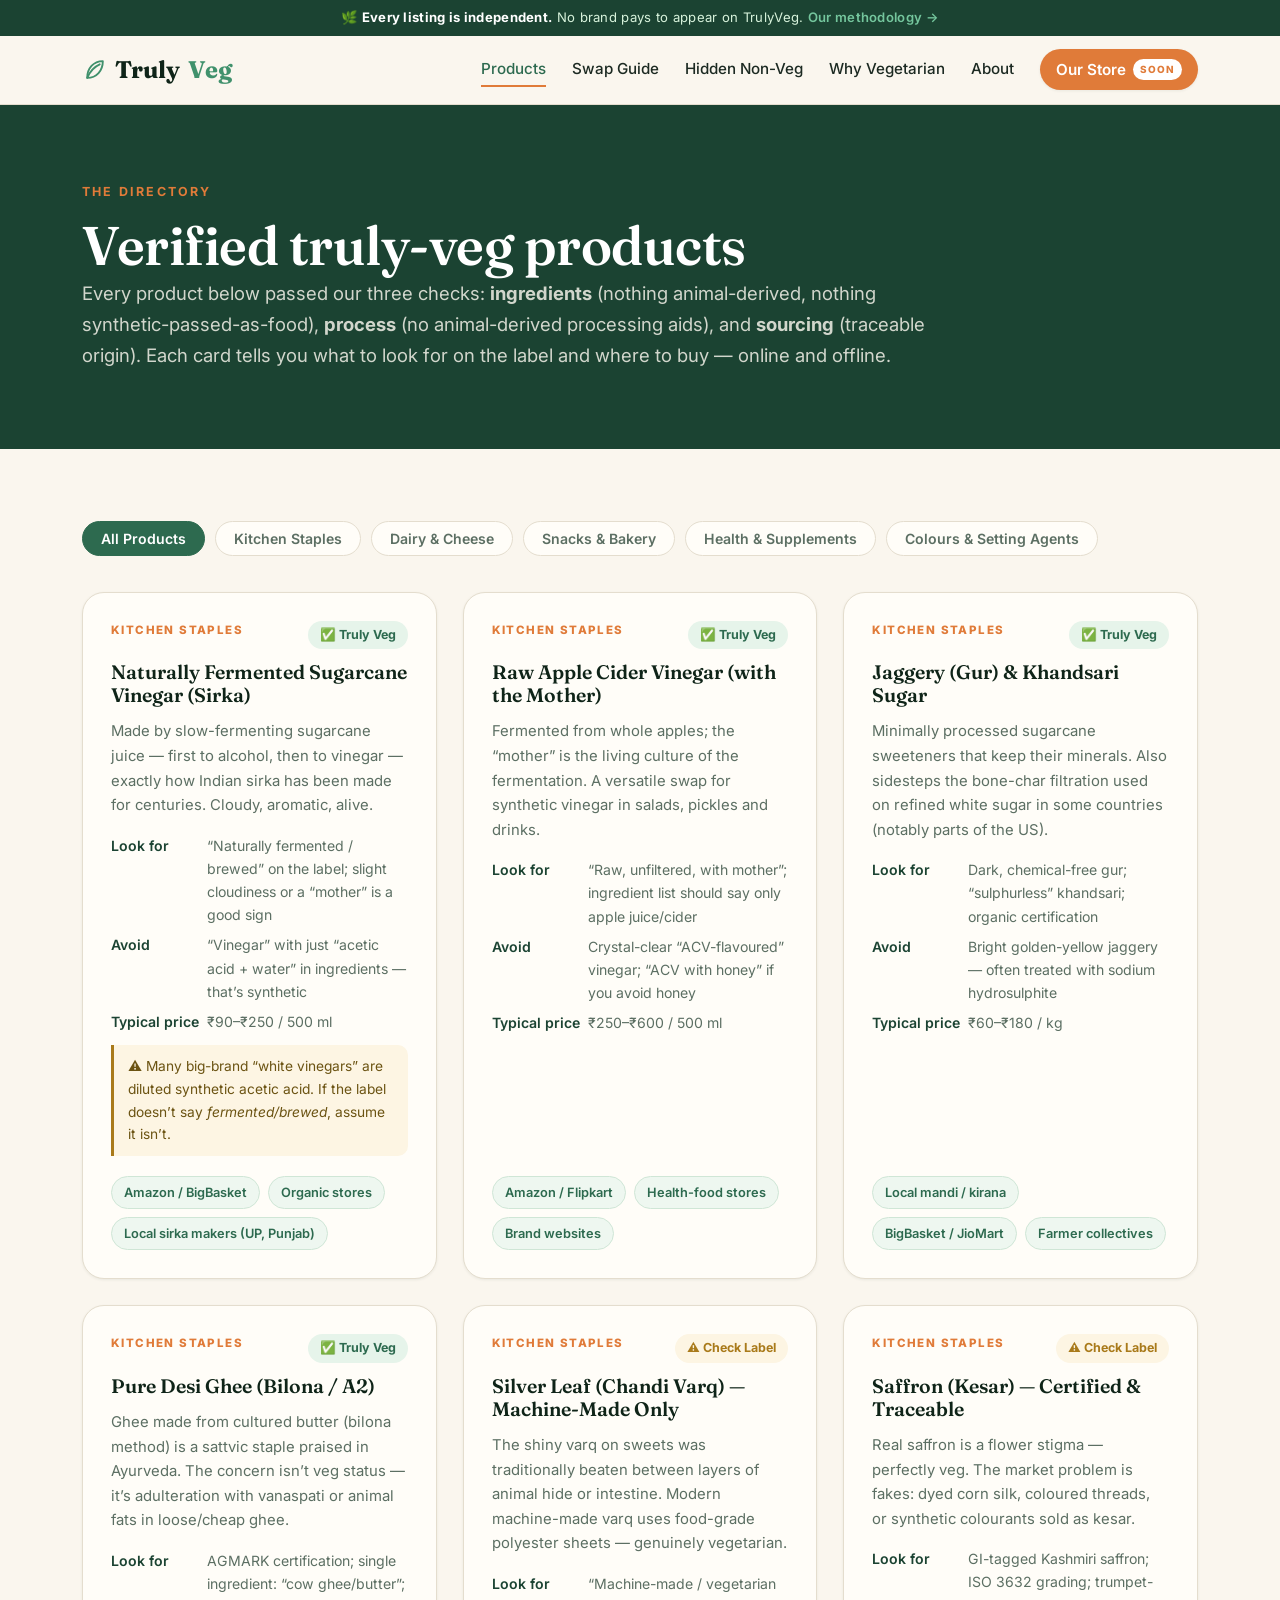
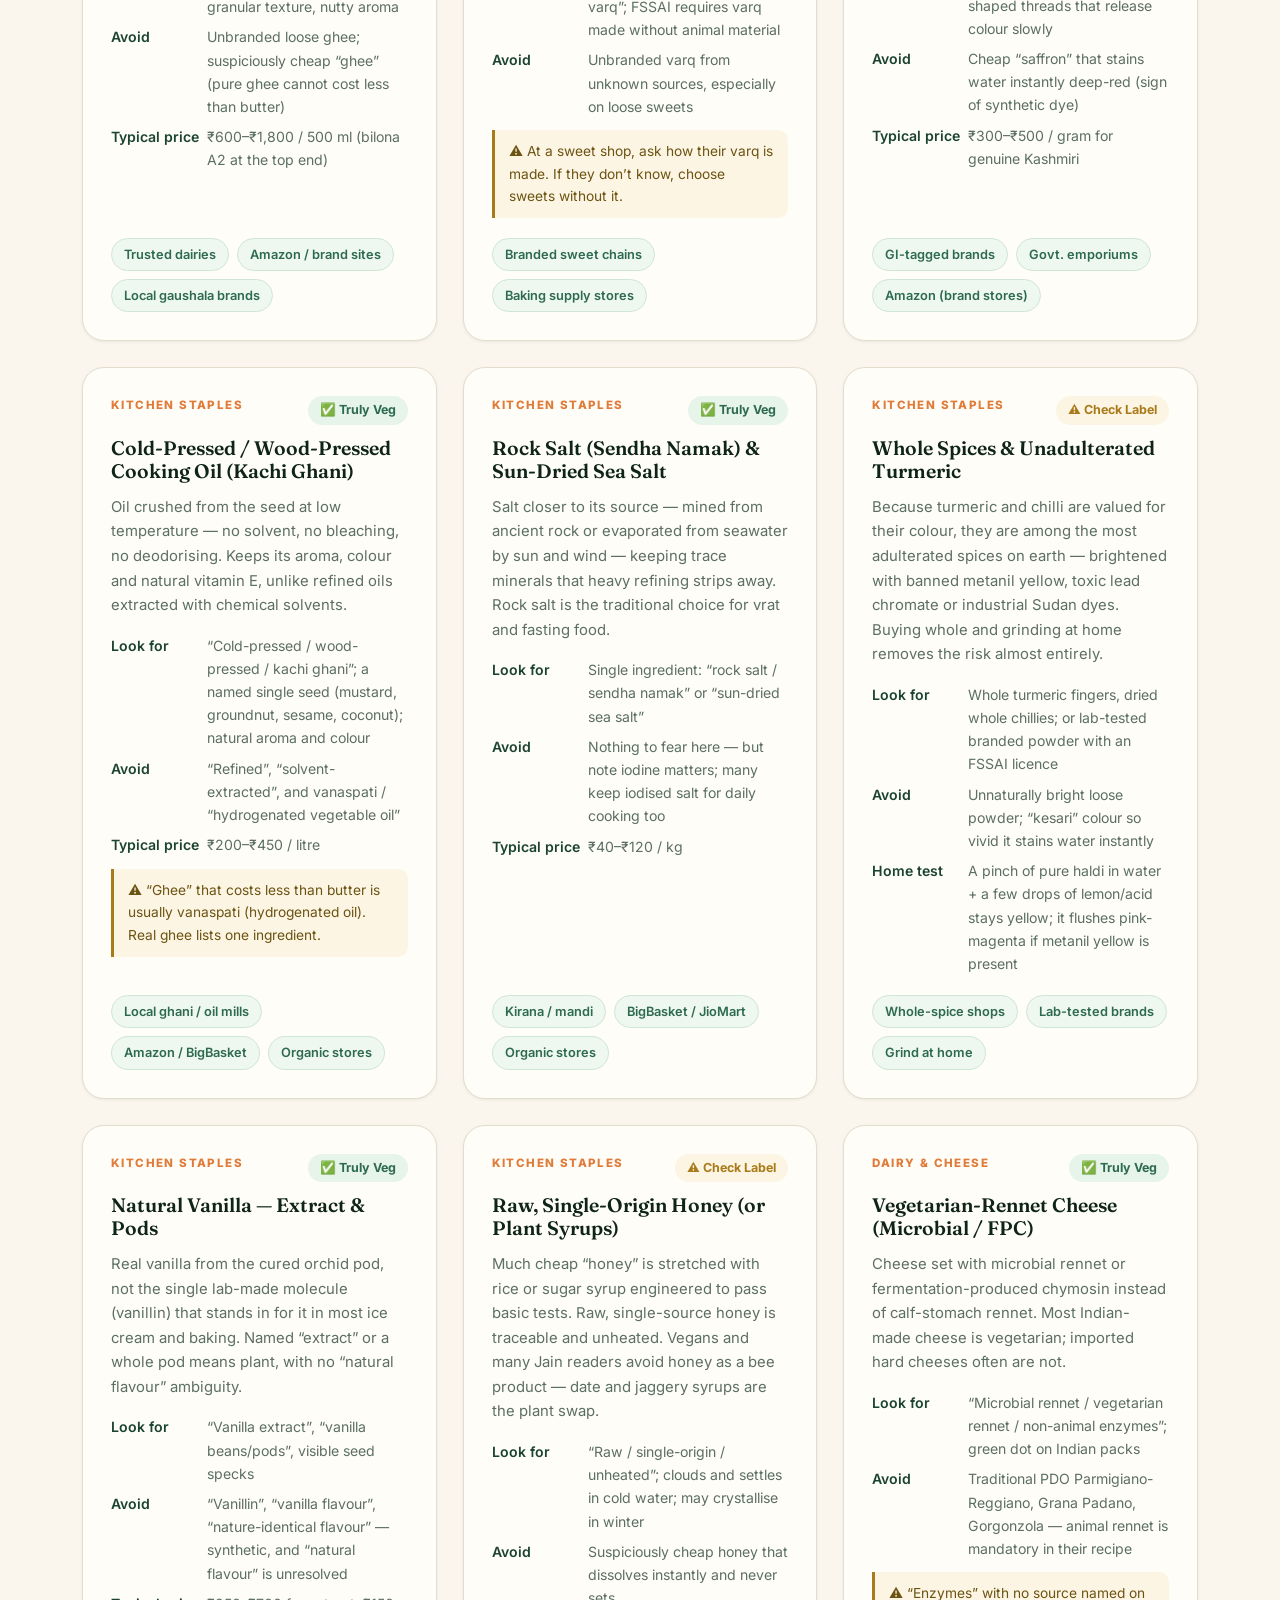
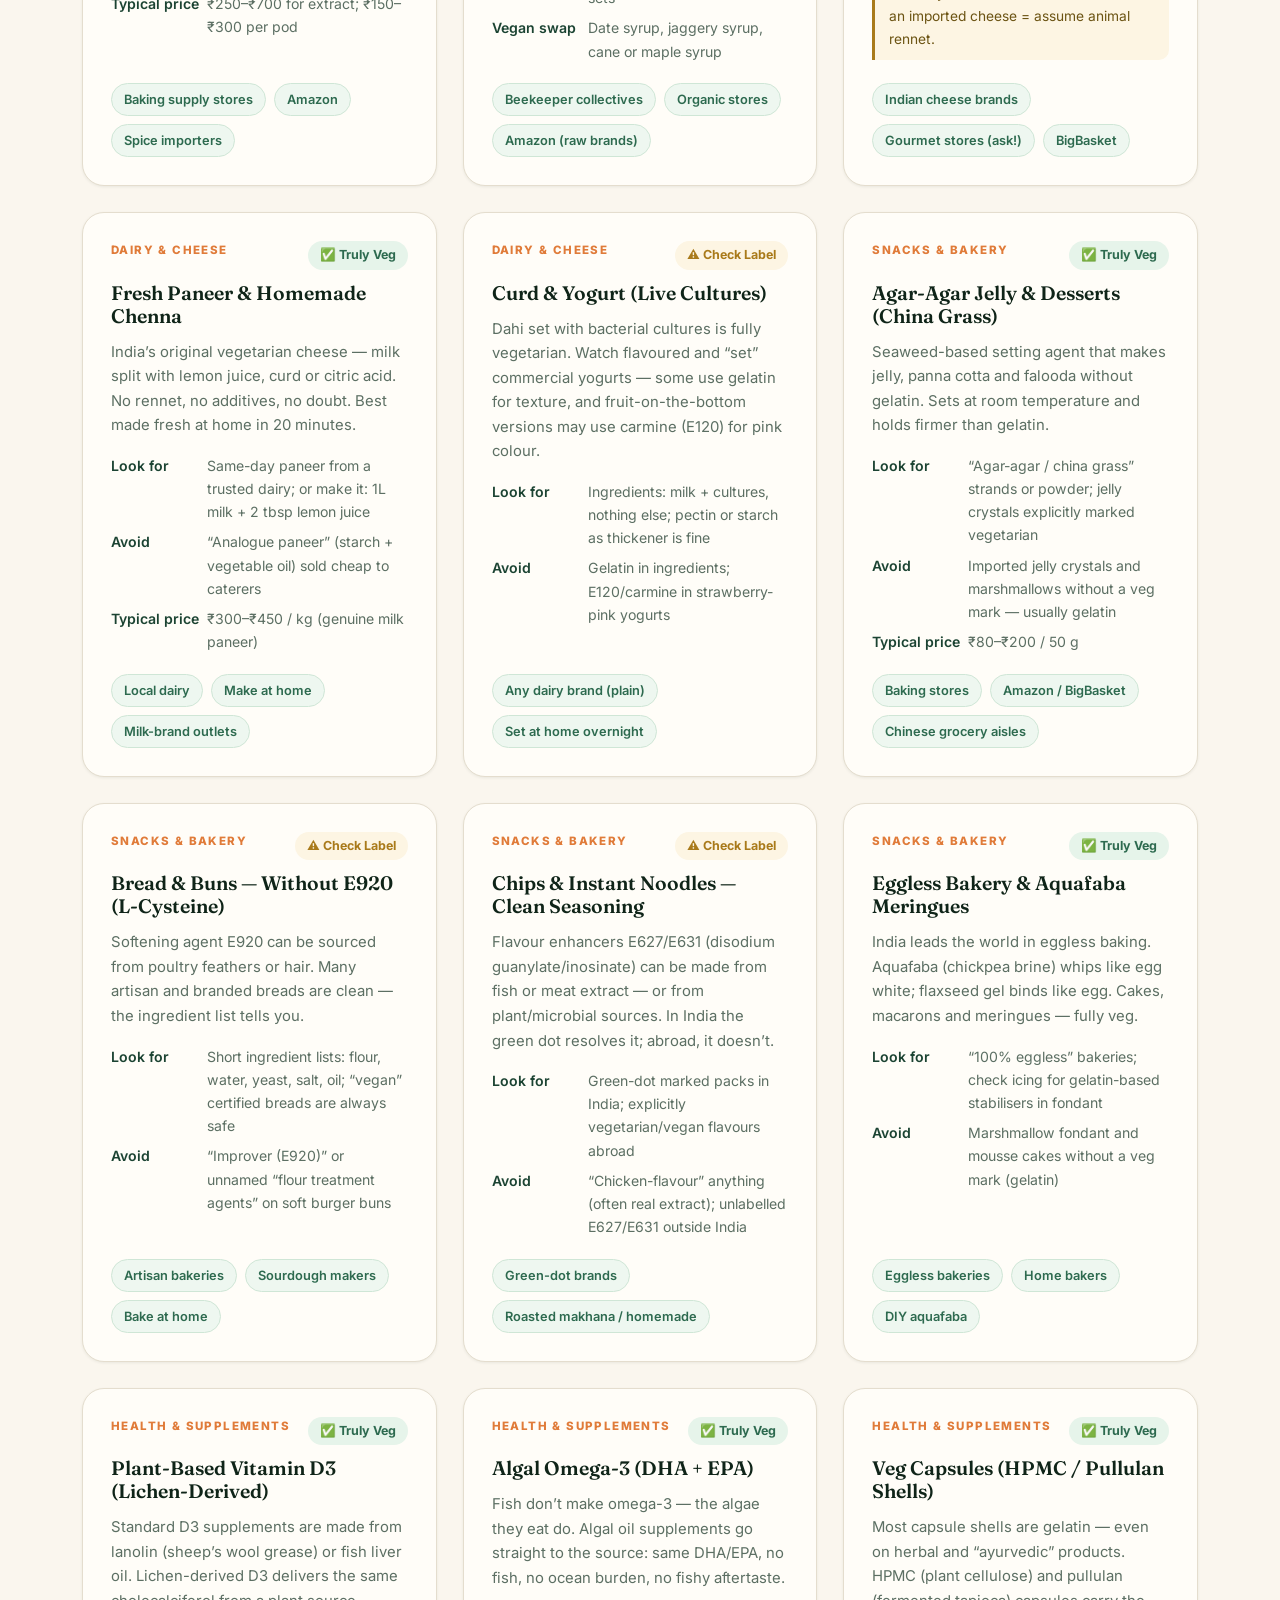
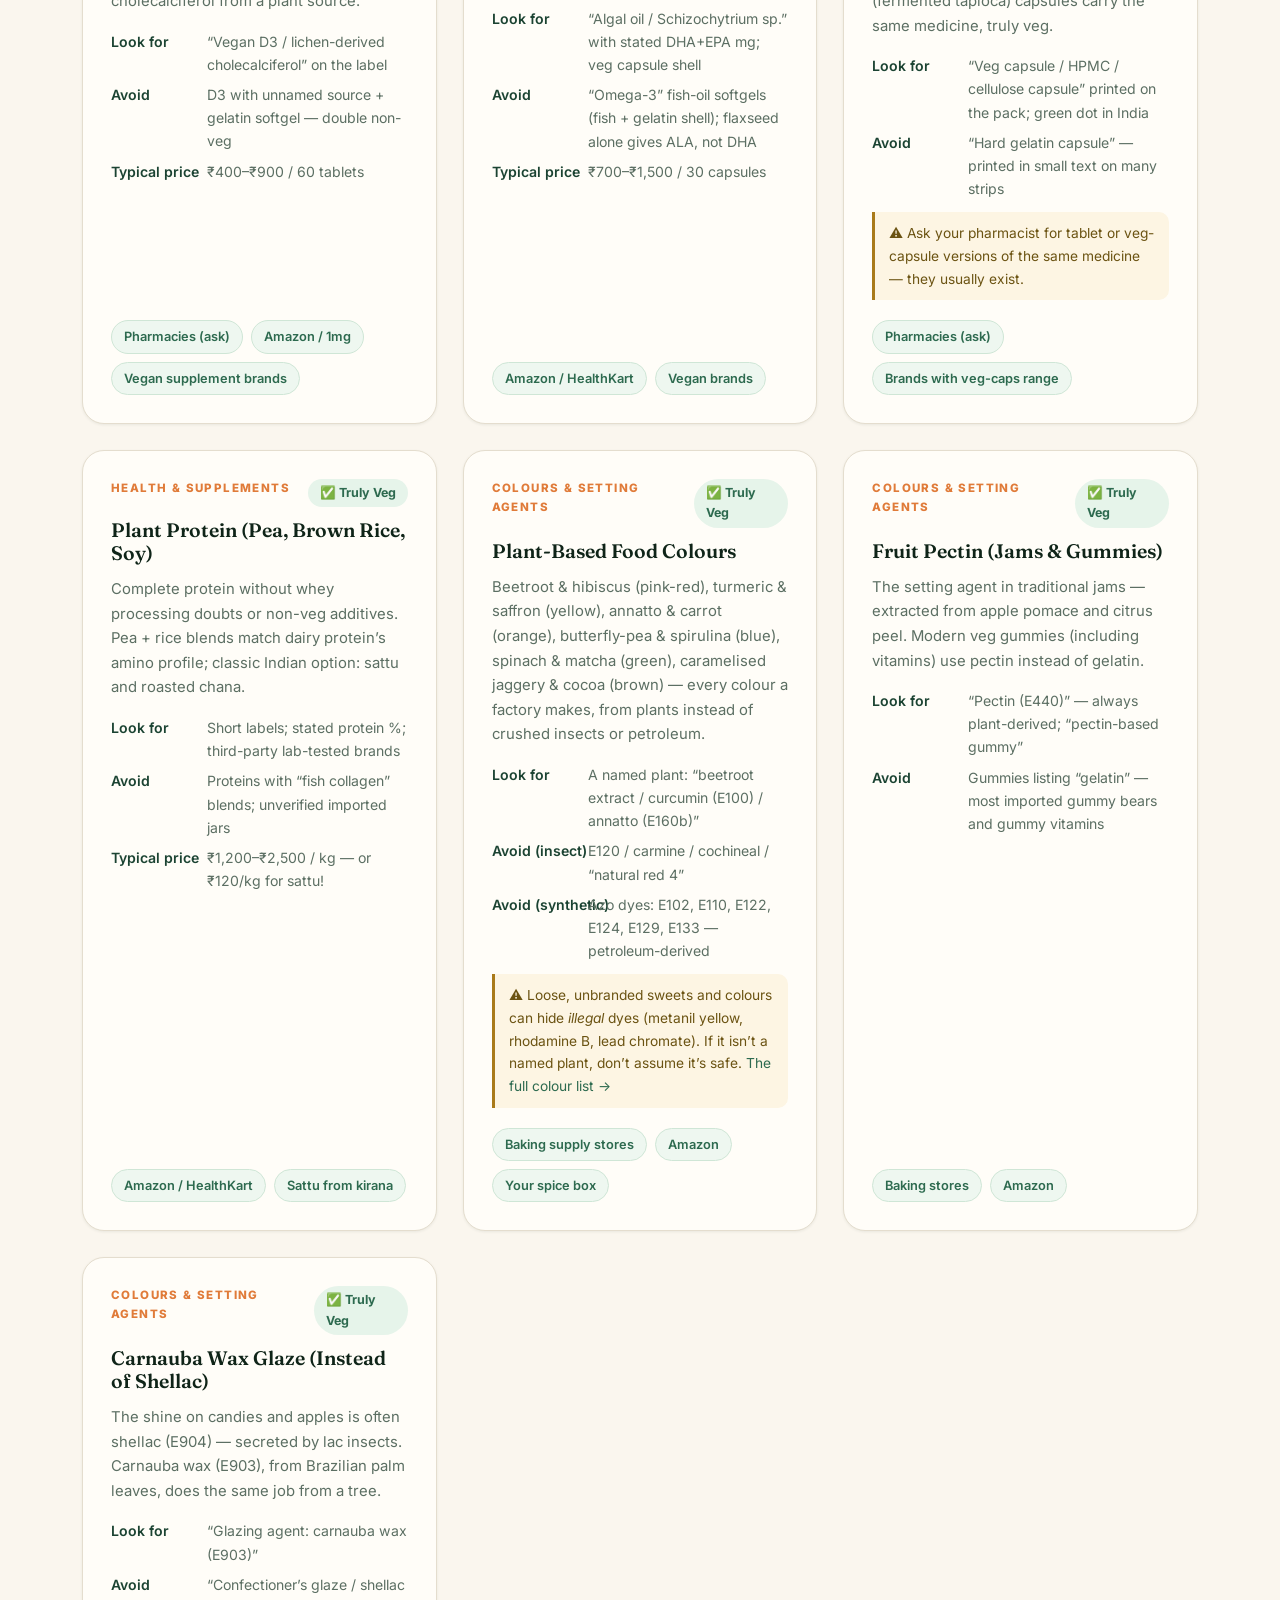
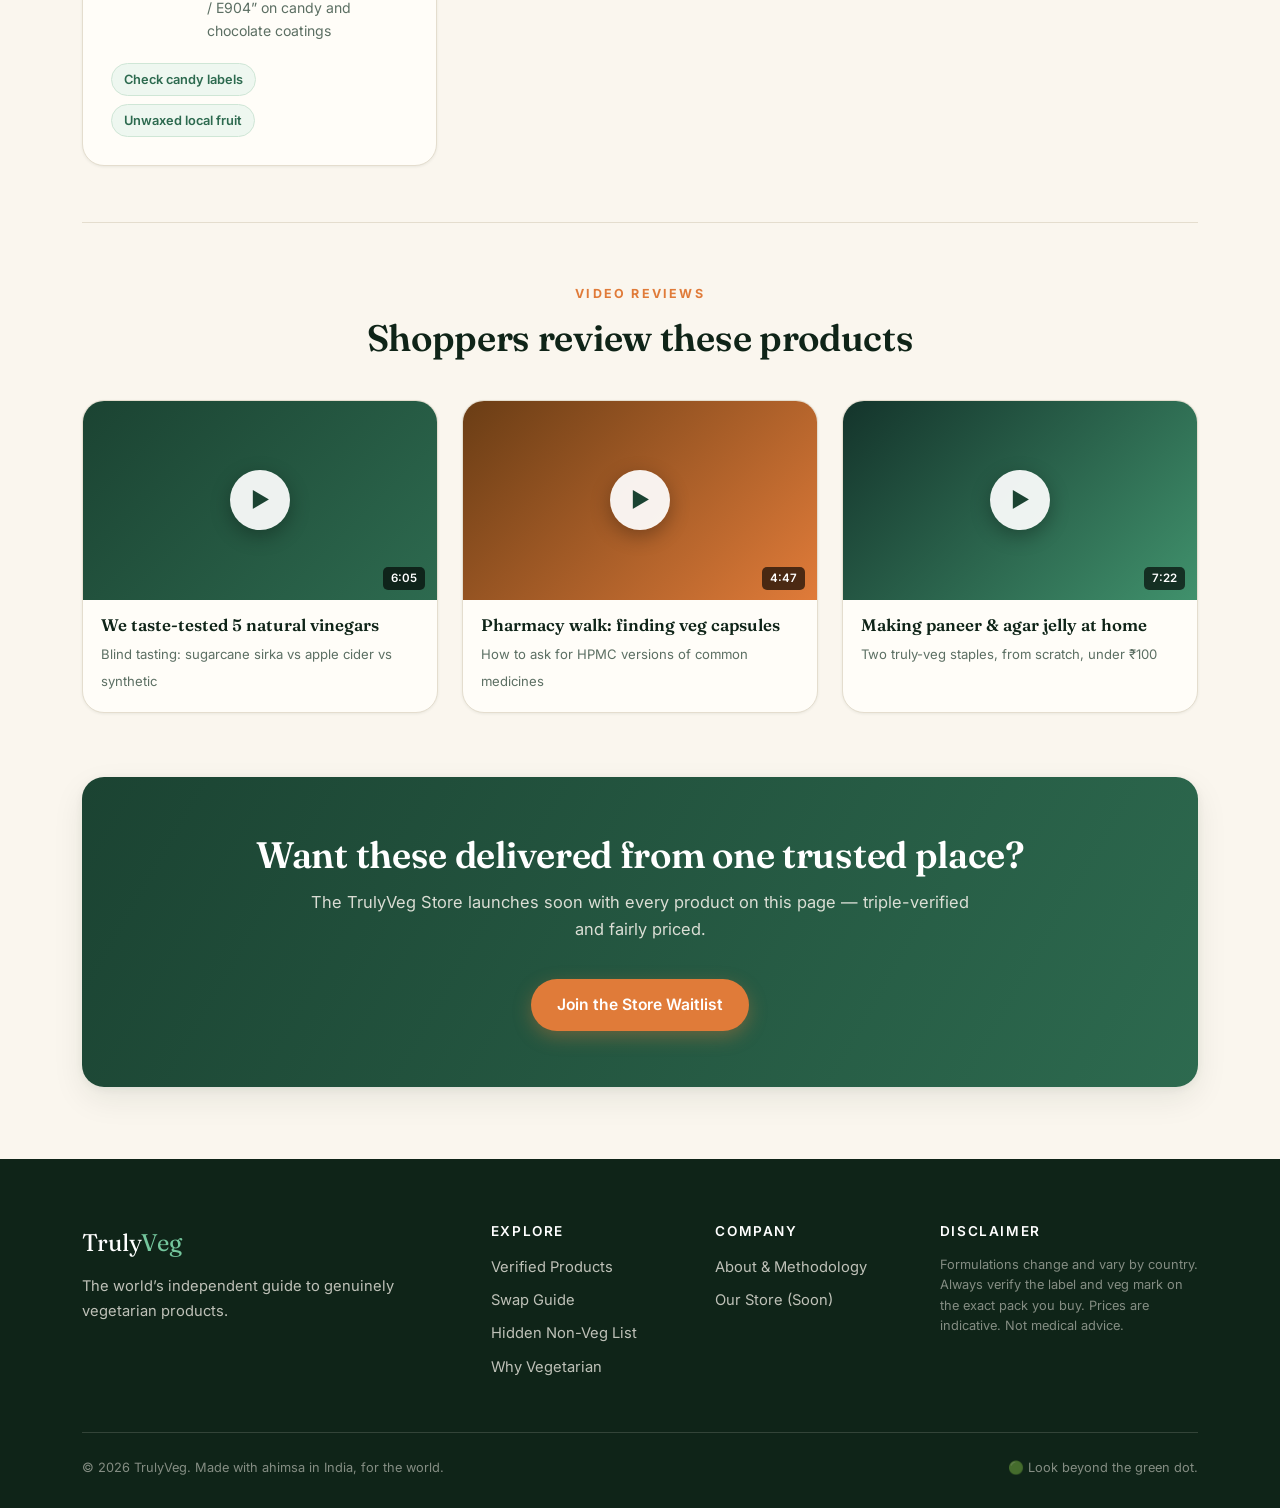
<file: products.html>
<!DOCTYPE html>
<html lang="en">
<head>
  <meta charset="UTF-8">
  <meta name="viewport" content="width=device-width, initial-scale=1.0">
  <title>Verified Truly-Veg Products — Where to Buy Online &amp; Offline | TrulyVeg</title>
  <meta name="description" content="A detailed directory of genuinely vegetarian, natural products — what they are, why they're truly veg, what to watch for, and where to buy them online and offline.">
  <link rel="canonical" href="https://trulyveg.com/products.html">
  <meta name="robots" content="index, follow, max-image-preview:large, max-snippet:-1">
  <meta name="author" content="TrulyVeg">
  <meta name="theme-color" content="#1b4332">
  <meta property="og:type" content="website">
  <meta property="og:site_name" content="TrulyVeg">
  <meta property="og:locale" content="en_US">
  <meta property="og:title" content="Verified Truly-Veg Products — Where to Buy Online &amp; Offline">
  <meta property="og:description" content="A detailed directory of genuinely vegetarian, natural products — what they are, why they're truly veg, what to watch for, and where to buy them.">
  <meta property="og:url" content="https://trulyveg.com/products.html">
  <meta property="og:image" content="https://trulyveg.com/img/og-image.png">
  <meta property="og:image:width" content="1200">
  <meta property="og:image:height" content="630">
  <meta property="og:image:alt" content="TrulyVeg — Truly Veg. Verified.">
  <meta name="twitter:card" content="summary_large_image">
  <meta name="twitter:title" content="Verified Truly-Veg Products — Where to Buy | TrulyVeg">
  <meta name="twitter:description" content="A detailed directory of genuinely vegetarian, natural products and where to buy them online and offline.">
  <meta name="twitter:image" content="https://trulyveg.com/img/og-image.png">
  <link rel="icon" href="/favicon.ico" sizes="32x32">
  <link rel="icon" href="/favicon.svg" type="image/svg+xml">
  <link rel="apple-touch-icon" href="/icons/apple-touch-icon.png">
  <link rel="manifest" href="/site.webmanifest">
  <meta name="apple-mobile-web-app-capable" content="yes">
  <meta name="apple-mobile-web-app-title" content="TrulyVeg">
  <link rel="preconnect" href="https://fonts.googleapis.com">
  <link href="https://fonts.googleapis.com/css2?family=Fraunces:ital,wght@0,400;0,600;0,700;1,400;1,600&family=Inter:wght@400;500;600;700;800&display=swap" rel="stylesheet">
  <link rel="stylesheet" href="css/style.css">
</head>
<body>

  <header class="site-header">
    <div class="topbar">🌿 <strong>Every listing is independent.</strong> No brand pays to appear on TrulyVeg. <a href="about.html">Our methodology →</a></div>
    <div class="container nav-wrap">
      <a class="brand" href="index.html"><svg viewBox="0 0 24 24" fill="none" stroke="currentColor" stroke-width="1.8" stroke-linecap="round" stroke-linejoin="round" aria-hidden="true"><path d="M5 20C5 11 11 4 20 4c0 9-6 16-15 16z"/><path d="M5 20C7.5 14 11.5 9.5 17 7"/></svg>Truly<em>Veg</em></a>
      <nav class="nav" id="nav">
        <a href="products.html" class="active">Products</a>
        <a href="compare.html">Swap Guide</a>
        <a href="hidden-nonveg.html">Hidden Non-Veg</a>
        <a href="why-veg.html">Why Vegetarian</a>
        <a href="about.html">About</a>
        <a class="nav-store" href="store.html">Our Store <span class="soon-badge">Soon</span></a>
      </nav>
      <button class="nav-toggle" id="navToggle" aria-label="Menu">☰</button>
    </div>
  </header>

  <div class="page-hero">
    <div class="container">
      <span class="eyebrow">The Directory</span>
      <h1>Verified truly-veg products</h1>
      <p class="lead">Every product below passed our three checks: <strong>ingredients</strong> (nothing animal-derived, nothing synthetic-passed-as-food), <strong>process</strong> (no animal-derived processing aids), and <strong>sourcing</strong> (traceable origin). Each card tells you what to look for on the label and where to buy — online and offline.</p>
    </div>
  </div>

  <section>
    <div class="container">

      <div class="filter-row">
        <button class="filter-chip active" data-filter="all">All Products</button>
        <button class="filter-chip" data-filter="kitchen">Kitchen Staples</button>
        <button class="filter-chip" data-filter="dairy">Dairy &amp; Cheese</button>
        <button class="filter-chip" data-filter="snacks">Snacks &amp; Bakery</button>
        <button class="filter-chip" data-filter="supplements">Health &amp; Supplements</button>
        <button class="filter-chip" data-filter="colors">Colours &amp; Setting Agents</button>
      </div>

      <div class="card-grid">

        <!-- ===== KITCHEN STAPLES ===== -->
        <div class="product-card" data-cat="kitchen">
          <div class="product-top"><span class="cat">Kitchen Staples</span><span class="badge badge-ok">✅ Truly Veg</span></div>
          <h3>Naturally Fermented Sugarcane Vinegar (Sirka)</h3>
          <p class="why">Made by slow-fermenting sugarcane juice — first to alcohol, then to vinegar — exactly how Indian sirka has been made for centuries. Cloudy, aromatic, alive.</p>
          <div class="kv">
            <div><b>Look for</b><span>“Naturally fermented / brewed” on the label; slight cloudiness or a “mother” is a good sign</span></div>
            <div><b>Avoid</b><span>“Vinegar” with just “acetic acid + water” in ingredients — that’s synthetic</span></div>
            <div><b>Typical price</b><span>₹90–₹250 / 500 ml</span></div>
          </div>
          <div class="watch">⚠️ Many big-brand “white vinegars” are diluted synthetic acetic acid. If the label doesn’t say <em>fermented/brewed</em>, assume it isn’t.</div>
          <div class="buy-row"><span class="buy-chip">Amazon / BigBasket</span><span class="buy-chip">Organic stores</span><span class="buy-chip">Local sirka makers (UP, Punjab)</span></div>
        </div>

        <div class="product-card" data-cat="kitchen">
          <div class="product-top"><span class="cat">Kitchen Staples</span><span class="badge badge-ok">✅ Truly Veg</span></div>
          <h3>Raw Apple Cider Vinegar (with the Mother)</h3>
          <p class="why">Fermented from whole apples; the “mother” is the living culture of the fermentation. A versatile swap for synthetic vinegar in salads, pickles and drinks.</p>
          <div class="kv">
            <div><b>Look for</b><span>“Raw, unfiltered, with mother”; ingredient list should say only apple juice/cider</span></div>
            <div><b>Avoid</b><span>Crystal-clear “ACV-flavoured” vinegar; “ACV with honey” if you avoid honey</span></div>
            <div><b>Typical price</b><span>₹250–₹600 / 500 ml</span></div>
          </div>
          <div class="buy-row"><span class="buy-chip">Amazon / Flipkart</span><span class="buy-chip">Health-food stores</span><span class="buy-chip">Brand websites</span></div>
        </div>

        <div class="product-card" data-cat="kitchen">
          <div class="product-top"><span class="cat">Kitchen Staples</span><span class="badge badge-ok">✅ Truly Veg</span></div>
          <h3>Jaggery (Gur) &amp; Khandsari Sugar</h3>
          <p class="why">Minimally processed sugarcane sweeteners that keep their minerals. Also sidesteps the bone-char filtration used on refined white sugar in some countries (notably parts of the US).</p>
          <div class="kv">
            <div><b>Look for</b><span>Dark, chemical-free gur; “sulphurless” khandsari; organic certification</span></div>
            <div><b>Avoid</b><span>Bright golden-yellow jaggery — often treated with sodium hydrosulphite</span></div>
            <div><b>Typical price</b><span>₹60–₹180 / kg</span></div>
          </div>
          <div class="buy-row"><span class="buy-chip">Local mandi / kirana</span><span class="buy-chip">BigBasket / JioMart</span><span class="buy-chip">Farmer collectives</span></div>
        </div>

        <div class="product-card" data-cat="kitchen">
          <div class="product-top"><span class="cat">Kitchen Staples</span><span class="badge badge-ok">✅ Truly Veg</span></div>
          <h3>Pure Desi Ghee (Bilona / A2)</h3>
          <p class="why">Ghee made from cultured butter (bilona method) is a sattvic staple praised in Ayurveda. The concern isn’t veg status — it’s adulteration with vanaspati or animal fats in loose/cheap ghee.</p>
          <div class="kv">
            <div><b>Look for</b><span>AGMARK certification; single ingredient: “cow ghee/butter”; granular texture, nutty aroma</span></div>
            <div><b>Avoid</b><span>Unbranded loose ghee; suspiciously cheap “ghee” (pure ghee cannot cost less than butter)</span></div>
            <div><b>Typical price</b><span>₹600–₹1,800 / 500 ml (bilona A2 at the top end)</span></div>
          </div>
          <div class="buy-row"><span class="buy-chip">Trusted dairies</span><span class="buy-chip">Amazon / brand sites</span><span class="buy-chip">Local gaushala brands</span></div>
        </div>

        <div class="product-card" data-cat="kitchen">
          <div class="product-top"><span class="cat">Kitchen Staples</span><span class="badge badge-warn">⚠️ Check Label</span></div>
          <h3>Silver Leaf (Chandi Varq) — Machine-Made Only</h3>
          <p class="why">The shiny varq on sweets was traditionally beaten between layers of animal hide or intestine. Modern machine-made varq uses food-grade polyester sheets — genuinely vegetarian.</p>
          <div class="kv">
            <div><b>Look for</b><span>“Machine-made / vegetarian varq”; FSSAI requires varq made without animal material</span></div>
            <div><b>Avoid</b><span>Unbranded varq from unknown sources, especially on loose sweets</span></div>
          </div>
          <div class="watch">⚠️ At a sweet shop, ask how their varq is made. If they don’t know, choose sweets without it.</div>
          <div class="buy-row"><span class="buy-chip">Branded sweet chains</span><span class="buy-chip">Baking supply stores</span></div>
        </div>

        <div class="product-card" data-cat="kitchen">
          <div class="product-top"><span class="cat">Kitchen Staples</span><span class="badge badge-warn">⚠️ Check Label</span></div>
          <h3>Saffron (Kesar) — Certified &amp; Traceable</h3>
          <p class="why">Real saffron is a flower stigma — perfectly veg. The market problem is fakes: dyed corn silk, coloured threads, or synthetic colourants sold as kesar.</p>
          <div class="kv">
            <div><b>Look for</b><span>GI-tagged Kashmiri saffron; ISO 3632 grading; trumpet-shaped threads that release colour slowly</span></div>
            <div><b>Avoid</b><span>Cheap “saffron” that stains water instantly deep-red (sign of synthetic dye)</span></div>
            <div><b>Typical price</b><span>₹300–₹500 / gram for genuine Kashmiri</span></div>
          </div>
          <div class="buy-row"><span class="buy-chip">GI-tagged brands</span><span class="buy-chip">Govt. emporiums</span><span class="buy-chip">Amazon (brand stores)</span></div>
        </div>

        <div class="product-card" data-cat="kitchen">
          <div class="product-top"><span class="cat">Kitchen Staples</span><span class="badge badge-ok">✅ Truly Veg</span></div>
          <h3>Cold-Pressed / Wood-Pressed Cooking Oil (Kachi Ghani)</h3>
          <p class="why">Oil crushed from the seed at low temperature — no solvent, no bleaching, no deodorising. Keeps its aroma, colour and natural vitamin E, unlike refined oils extracted with chemical solvents.</p>
          <div class="kv">
            <div><b>Look for</b><span>“Cold-pressed / wood-pressed / kachi ghani”; a named single seed (mustard, groundnut, sesame, coconut); natural aroma and colour</span></div>
            <div><b>Avoid</b><span>“Refined”, “solvent-extracted”, and vanaspati / “hydrogenated vegetable oil”</span></div>
            <div><b>Typical price</b><span>₹200–₹450 / litre</span></div>
          </div>
          <div class="watch">⚠️ “Ghee” that costs less than butter is usually vanaspati (hydrogenated oil). Real ghee lists one ingredient.</div>
          <div class="buy-row"><span class="buy-chip">Local ghani / oil mills</span><span class="buy-chip">Amazon / BigBasket</span><span class="buy-chip">Organic stores</span></div>
        </div>

        <div class="product-card" data-cat="kitchen">
          <div class="product-top"><span class="cat">Kitchen Staples</span><span class="badge badge-ok">✅ Truly Veg</span></div>
          <h3>Rock Salt (Sendha Namak) &amp; Sun-Dried Sea Salt</h3>
          <p class="why">Salt closer to its source — mined from ancient rock or evaporated from seawater by sun and wind — keeping trace minerals that heavy refining strips away. Rock salt is the traditional choice for vrat and fasting food.</p>
          <div class="kv">
            <div><b>Look for</b><span>Single ingredient: “rock salt / sendha namak” or “sun-dried sea salt”</span></div>
            <div><b>Avoid</b><span>Nothing to fear here — but note iodine matters; many keep iodised salt for daily cooking too</span></div>
            <div><b>Typical price</b><span>₹40–₹120 / kg</span></div>
          </div>
          <div class="buy-row"><span class="buy-chip">Kirana / mandi</span><span class="buy-chip">BigBasket / JioMart</span><span class="buy-chip">Organic stores</span></div>
        </div>

        <div class="product-card" data-cat="kitchen">
          <div class="product-top"><span class="cat">Kitchen Staples</span><span class="badge badge-warn">⚠️ Check Label</span></div>
          <h3>Whole Spices &amp; Unadulterated Turmeric</h3>
          <p class="why">Because turmeric and chilli are valued for their colour, they are among the most adulterated spices on earth — brightened with banned metanil yellow, toxic lead chromate or industrial Sudan dyes. Buying whole and grinding at home removes the risk almost entirely.</p>
          <div class="kv">
            <div><b>Look for</b><span>Whole turmeric fingers, dried whole chillies; or lab-tested branded powder with an FSSAI licence</span></div>
            <div><b>Avoid</b><span>Unnaturally bright loose powder; “kesari” colour so vivid it stains water instantly</span></div>
            <div><b>Home test</b><span>A pinch of pure haldi in water + a few drops of lemon/acid stays yellow; it flushes pink-magenta if metanil yellow is present</span></div>
          </div>
          <div class="buy-row"><span class="buy-chip">Whole-spice shops</span><span class="buy-chip">Lab-tested brands</span><span class="buy-chip">Grind at home</span></div>
        </div>

        <div class="product-card" data-cat="kitchen">
          <div class="product-top"><span class="cat">Kitchen Staples</span><span class="badge badge-ok">✅ Truly Veg</span></div>
          <h3>Natural Vanilla — Extract &amp; Pods</h3>
          <p class="why">Real vanilla from the cured orchid pod, not the single lab-made molecule (vanillin) that stands in for it in most ice cream and baking. Named “extract” or a whole pod means plant, with no “natural flavour” ambiguity.</p>
          <div class="kv">
            <div><b>Look for</b><span>“Vanilla extract”, “vanilla beans/pods”, visible seed specks</span></div>
            <div><b>Avoid</b><span>“Vanillin”, “vanilla flavour”, “nature-identical flavour” — synthetic, and “natural flavour” is unresolved</span></div>
            <div><b>Typical price</b><span>₹250–₹700 for extract; ₹150–₹300 per pod</span></div>
          </div>
          <div class="buy-row"><span class="buy-chip">Baking supply stores</span><span class="buy-chip">Amazon</span><span class="buy-chip">Spice importers</span></div>
        </div>

        <div class="product-card" data-cat="kitchen">
          <div class="product-top"><span class="cat">Kitchen Staples</span><span class="badge badge-warn">⚠️ Check Label</span></div>
          <h3>Raw, Single-Origin Honey (or Plant Syrups)</h3>
          <p class="why">Much cheap “honey” is stretched with rice or sugar syrup engineered to pass basic tests. Raw, single-source honey is traceable and unheated. Vegans and many Jain readers avoid honey as a bee product — date and jaggery syrups are the plant swap.</p>
          <div class="kv">
            <div><b>Look for</b><span>“Raw / single-origin / unheated”; clouds and settles in cold water; may crystallise in winter</span></div>
            <div><b>Avoid</b><span>Suspiciously cheap honey that dissolves instantly and never sets</span></div>
            <div><b>Vegan swap</b><span>Date syrup, jaggery syrup, cane or maple syrup</span></div>
          </div>
          <div class="buy-row"><span class="buy-chip">Beekeeper collectives</span><span class="buy-chip">Organic stores</span><span class="buy-chip">Amazon (raw brands)</span></div>
        </div>

        <!-- ===== DAIRY ===== -->
        <div class="product-card" data-cat="dairy">
          <div class="product-top"><span class="cat">Dairy &amp; Cheese</span><span class="badge badge-ok">✅ Truly Veg</span></div>
          <h3>Vegetarian-Rennet Cheese (Microbial / FPC)</h3>
          <p class="why">Cheese set with microbial rennet or fermentation-produced chymosin instead of calf-stomach rennet. Most Indian-made cheese is vegetarian; imported hard cheeses often are not.</p>
          <div class="kv">
            <div><b>Look for</b><span>“Microbial rennet / vegetarian rennet / non-animal enzymes”; green dot on Indian packs</span></div>
            <div><b>Avoid</b><span>Traditional PDO Parmigiano-Reggiano, Grana Padano, Gorgonzola — animal rennet is mandatory in their recipe</span></div>
          </div>
          <div class="watch">⚠️ “Enzymes” with no source named on an imported cheese = assume animal rennet.</div>
          <div class="buy-row"><span class="buy-chip">Indian cheese brands</span><span class="buy-chip">Gourmet stores (ask!)</span><span class="buy-chip">BigBasket</span></div>
        </div>

        <div class="product-card" data-cat="dairy">
          <div class="product-top"><span class="cat">Dairy &amp; Cheese</span><span class="badge badge-ok">✅ Truly Veg</span></div>
          <h3>Fresh Paneer &amp; Homemade Chenna</h3>
          <p class="why">India’s original vegetarian cheese — milk split with lemon juice, curd or citric acid. No rennet, no additives, no doubt. Best made fresh at home in 20 minutes.</p>
          <div class="kv">
            <div><b>Look for</b><span>Same-day paneer from a trusted dairy; or make it: 1L milk + 2 tbsp lemon juice</span></div>
            <div><b>Avoid</b><span>“Analogue paneer” (starch + vegetable oil) sold cheap to caterers</span></div>
            <div><b>Typical price</b><span>₹300–₹450 / kg (genuine milk paneer)</span></div>
          </div>
          <div class="buy-row"><span class="buy-chip">Local dairy</span><span class="buy-chip">Make at home</span><span class="buy-chip">Milk-brand outlets</span></div>
        </div>

        <div class="product-card" data-cat="dairy">
          <div class="product-top"><span class="cat">Dairy &amp; Cheese</span><span class="badge badge-warn">⚠️ Check Label</span></div>
          <h3>Curd &amp; Yogurt (Live Cultures)</h3>
          <p class="why">Dahi set with bacterial cultures is fully vegetarian. Watch flavoured and “set” commercial yogurts — some use gelatin for texture, and fruit-on-the-bottom versions may use carmine (E120) for pink colour.</p>
          <div class="kv">
            <div><b>Look for</b><span>Ingredients: milk + cultures, nothing else; pectin or starch as thickener is fine</span></div>
            <div><b>Avoid</b><span>Gelatin in ingredients; E120/carmine in strawberry-pink yogurts</span></div>
          </div>
          <div class="buy-row"><span class="buy-chip">Any dairy brand (plain)</span><span class="buy-chip">Set at home overnight</span></div>
        </div>

        <!-- ===== SNACKS & BAKERY ===== -->
        <div class="product-card" data-cat="snacks">
          <div class="product-top"><span class="cat">Snacks &amp; Bakery</span><span class="badge badge-ok">✅ Truly Veg</span></div>
          <h3>Agar-Agar Jelly &amp; Desserts (China Grass)</h3>
          <p class="why">Seaweed-based setting agent that makes jelly, panna cotta and falooda without gelatin. Sets at room temperature and holds firmer than gelatin.</p>
          <div class="kv">
            <div><b>Look for</b><span>“Agar-agar / china grass” strands or powder; jelly crystals explicitly marked vegetarian</span></div>
            <div><b>Avoid</b><span>Imported jelly crystals and marshmallows without a veg mark — usually gelatin</span></div>
            <div><b>Typical price</b><span>₹80–₹200 / 50 g</span></div>
          </div>
          <div class="buy-row"><span class="buy-chip">Baking stores</span><span class="buy-chip">Amazon / BigBasket</span><span class="buy-chip">Chinese grocery aisles</span></div>
        </div>

        <div class="product-card" data-cat="snacks">
          <div class="product-top"><span class="cat">Snacks &amp; Bakery</span><span class="badge badge-warn">⚠️ Check Label</span></div>
          <h3>Bread &amp; Buns — Without E920 (L-Cysteine)</h3>
          <p class="why">Softening agent E920 can be sourced from poultry feathers or hair. Many artisan and branded breads are clean — the ingredient list tells you.</p>
          <div class="kv">
            <div><b>Look for</b><span>Short ingredient lists: flour, water, yeast, salt, oil; “vegan” certified breads are always safe</span></div>
            <div><b>Avoid</b><span>“Improver (E920)” or unnamed “flour treatment agents” on soft burger buns</span></div>
          </div>
          <div class="buy-row"><span class="buy-chip">Artisan bakeries</span><span class="buy-chip">Sourdough makers</span><span class="buy-chip">Bake at home</span></div>
        </div>

        <div class="product-card" data-cat="snacks">
          <div class="product-top"><span class="cat">Snacks &amp; Bakery</span><span class="badge badge-warn">⚠️ Check Label</span></div>
          <h3>Chips &amp; Instant Noodles — Clean Seasoning</h3>
          <p class="why">Flavour enhancers E627/E631 (disodium guanylate/inosinate) can be made from fish or meat extract — or from plant/microbial sources. In India the green dot resolves it; abroad, it doesn’t.</p>
          <div class="kv">
            <div><b>Look for</b><span>Green-dot marked packs in India; explicitly vegetarian/vegan flavours abroad</span></div>
            <div><b>Avoid</b><span>“Chicken-flavour” anything (often real extract); unlabelled E627/E631 outside India</span></div>
          </div>
          <div class="buy-row"><span class="buy-chip">Green-dot brands</span><span class="buy-chip">Roasted makhana / homemade</span></div>
        </div>

        <div class="product-card" data-cat="snacks">
          <div class="product-top"><span class="cat">Snacks &amp; Bakery</span><span class="badge badge-ok">✅ Truly Veg</span></div>
          <h3>Eggless Bakery &amp; Aquafaba Meringues</h3>
          <p class="why">India leads the world in eggless baking. Aquafaba (chickpea brine) whips like egg white; flaxseed gel binds like egg. Cakes, macarons and meringues — fully veg.</p>
          <div class="kv">
            <div><b>Look for</b><span>“100% eggless” bakeries; check icing for gelatin-based stabilisers in fondant</span></div>
            <div><b>Avoid</b><span>Marshmallow fondant and mousse cakes without a veg mark (gelatin)</span></div>
          </div>
          <div class="buy-row"><span class="buy-chip">Eggless bakeries</span><span class="buy-chip">Home bakers</span><span class="buy-chip">DIY aquafaba</span></div>
        </div>

        <!-- ===== SUPPLEMENTS ===== -->
        <div class="product-card" data-cat="supplements">
          <div class="product-top"><span class="cat">Health &amp; Supplements</span><span class="badge badge-ok">✅ Truly Veg</span></div>
          <h3>Plant-Based Vitamin D3 (Lichen-Derived)</h3>
          <p class="why">Standard D3 supplements are made from lanolin (sheep’s wool grease) or fish liver oil. Lichen-derived D3 delivers the same cholecalciferol from a plant source.</p>
          <div class="kv">
            <div><b>Look for</b><span>“Vegan D3 / lichen-derived cholecalciferol” on the label</span></div>
            <div><b>Avoid</b><span>D3 with unnamed source + gelatin softgel — double non-veg</span></div>
            <div><b>Typical price</b><span>₹400–₹900 / 60 tablets</span></div>
          </div>
          <div class="buy-row"><span class="buy-chip">Pharmacies (ask)</span><span class="buy-chip">Amazon / 1mg</span><span class="buy-chip">Vegan supplement brands</span></div>
        </div>

        <div class="product-card" data-cat="supplements">
          <div class="product-top"><span class="cat">Health &amp; Supplements</span><span class="badge badge-ok">✅ Truly Veg</span></div>
          <h3>Algal Omega-3 (DHA + EPA)</h3>
          <p class="why">Fish don’t make omega-3 — the algae they eat do. Algal oil supplements go straight to the source: same DHA/EPA, no fish, no ocean burden, no fishy aftertaste.</p>
          <div class="kv">
            <div><b>Look for</b><span>“Algal oil / Schizochytrium sp.” with stated DHA+EPA mg; veg capsule shell</span></div>
            <div><b>Avoid</b><span>“Omega-3” fish-oil softgels (fish + gelatin shell); flaxseed alone gives ALA, not DHA</span></div>
            <div><b>Typical price</b><span>₹700–₹1,500 / 30 capsules</span></div>
          </div>
          <div class="buy-row"><span class="buy-chip">Amazon / HealthKart</span><span class="buy-chip">Vegan brands</span></div>
        </div>

        <div class="product-card" data-cat="supplements">
          <div class="product-top"><span class="cat">Health &amp; Supplements</span><span class="badge badge-ok">✅ Truly Veg</span></div>
          <h3>Veg Capsules (HPMC / Pullulan Shells)</h3>
          <p class="why">Most capsule shells are gelatin — even on herbal and “ayurvedic” products. HPMC (plant cellulose) and pullulan (fermented tapioca) capsules carry the same medicine, truly veg.</p>
          <div class="kv">
            <div><b>Look for</b><span>“Veg capsule / HPMC / cellulose capsule” printed on the pack; green dot in India</span></div>
            <div><b>Avoid</b><span>“Hard gelatin capsule” — printed in small text on many strips</span></div>
          </div>
          <div class="watch">⚠️ Ask your pharmacist for tablet or veg-capsule versions of the same medicine — they usually exist.</div>
          <div class="buy-row"><span class="buy-chip">Pharmacies (ask)</span><span class="buy-chip">Brands with veg-caps range</span></div>
        </div>

        <div class="product-card" data-cat="supplements">
          <div class="product-top"><span class="cat">Health &amp; Supplements</span><span class="badge badge-ok">✅ Truly Veg</span></div>
          <h3>Plant Protein (Pea, Brown Rice, Soy)</h3>
          <p class="why">Complete protein without whey processing doubts or non-veg additives. Pea + rice blends match dairy protein’s amino profile; classic Indian option: sattu and roasted chana.</p>
          <div class="kv">
            <div><b>Look for</b><span>Short labels; stated protein %; third-party lab-tested brands</span></div>
            <div><b>Avoid</b><span>Proteins with “fish collagen” blends; unverified imported jars</span></div>
            <div><b>Typical price</b><span>₹1,200–₹2,500 / kg — or ₹120/kg for sattu!</span></div>
          </div>
          <div class="buy-row"><span class="buy-chip">Amazon / HealthKart</span><span class="buy-chip">Sattu from kirana</span></div>
        </div>

        <!-- ===== COLORS & SETTING ===== -->
        <div class="product-card" data-cat="colors">
          <div class="product-top"><span class="cat">Colours &amp; Setting Agents</span><span class="badge badge-ok">✅ Truly Veg</span></div>
          <h3>Plant-Based Food Colours</h3>
          <p class="why">Beetroot &amp; hibiscus (pink-red), turmeric &amp; saffron (yellow), annatto &amp; carrot (orange), butterfly-pea &amp; spirulina (blue), spinach &amp; matcha (green), caramelised jaggery &amp; cocoa (brown) — every colour a factory makes, from plants instead of crushed insects or petroleum.</p>
          <div class="kv">
            <div><b>Look for</b><span>A named plant: “beetroot extract / curcumin (E100) / annatto (E160b)”</span></div>
            <div><b>Avoid (insect)</b><span>E120 / carmine / cochineal / “natural red 4”</span></div>
            <div><b>Avoid (synthetic)</b><span>Azo dyes: E102, E110, E122, E124, E129, E133 — petroleum-derived</span></div>
          </div>
          <div class="watch">⚠️ Loose, unbranded sweets and colours can hide <em>illegal</em> dyes (metanil yellow, rhodamine B, lead chromate). If it isn’t a named plant, don’t assume it’s safe. <a href="hidden-nonveg.html">The full colour list →</a></div>
          <div class="buy-row"><span class="buy-chip">Baking supply stores</span><span class="buy-chip">Amazon</span><span class="buy-chip">Your spice box</span></div>
        </div>

        <div class="product-card" data-cat="colors">
          <div class="product-top"><span class="cat">Colours &amp; Setting Agents</span><span class="badge badge-ok">✅ Truly Veg</span></div>
          <h3>Fruit Pectin (Jams &amp; Gummies)</h3>
          <p class="why">The setting agent in traditional jams — extracted from apple pomace and citrus peel. Modern veg gummies (including vitamins) use pectin instead of gelatin.</p>
          <div class="kv">
            <div><b>Look for</b><span>“Pectin (E440)” — always plant-derived; “pectin-based gummy”</span></div>
            <div><b>Avoid</b><span>Gummies listing “gelatin” — most imported gummy bears and gummy vitamins</span></div>
          </div>
          <div class="buy-row"><span class="buy-chip">Baking stores</span><span class="buy-chip">Amazon</span></div>
        </div>

        <div class="product-card" data-cat="colors">
          <div class="product-top"><span class="cat">Colours &amp; Setting Agents</span><span class="badge badge-ok">✅ Truly Veg</span></div>
          <h3>Carnauba Wax Glaze (Instead of Shellac)</h3>
          <p class="why">The shine on candies and apples is often shellac (E904) — secreted by lac insects. Carnauba wax (E903), from Brazilian palm leaves, does the same job from a tree.</p>
          <div class="kv">
            <div><b>Look for</b><span>“Glazing agent: carnauba wax (E903)”</span></div>
            <div><b>Avoid</b><span>“Confectioner’s glaze / shellac / E904” on candy and chocolate coatings</span></div>
          </div>
          <div class="buy-row"><span class="buy-chip">Check candy labels</span><span class="buy-chip">Unwaxed local fruit</span></div>
        </div>

      </div>

      <hr class="divider">

      <!-- Video reviews strip -->
      <div class="section-head center">
        <span class="eyebrow">Video Reviews</span>
        <h2>Shoppers review these products</h2>
      </div>
      <div class="video-grid">
        <div class="video-card"><div class="video-thumb" data-video-id=""><div class="play">▶</div><span class="duration">6:05</span></div><div class="video-meta"><h4>We taste-tested 5 natural vinegars</h4><span>Blind tasting: sugarcane sirka vs apple cider vs synthetic</span></div></div>
        <div class="video-card"><div class="video-thumb alt" data-video-id=""><div class="play">▶</div><span class="duration">4:47</span></div><div class="video-meta"><h4>Pharmacy walk: finding veg capsules</h4><span>How to ask for HPMC versions of common medicines</span></div></div>
        <div class="video-card"><div class="video-thumb alt2" data-video-id=""><div class="play">▶</div><span class="duration">7:22</span></div><div class="video-meta"><h4>Making paneer &amp; agar jelly at home</h4><span>Two truly-veg staples, from scratch, under ₹100</span></div></div>
      </div>

      <div class="cta-panel" style="margin-top:64px;">
        <h2>Want these delivered from one trusted place?</h2>
        <p>The TrulyVeg Store launches soon with every product on this page — triple-verified and fairly priced.</p>
        <div class="btn-row" style="justify-content:center;"><a class="btn btn-primary" href="store.html">Join the Store Waitlist</a></div>
      </div>

    </div>
  </section>

  <footer class="site-footer">
    <div class="container">
      <div class="footer-grid">
        <div>
          <div class="footer-brand">Truly<em>Veg</em></div>
          <p>The world’s independent guide to genuinely vegetarian products.</p>
        </div>
        <div>
          <h4>Explore</h4>
          <a href="products.html">Verified Products</a>
          <a href="compare.html">Swap Guide</a>
          <a href="hidden-nonveg.html">Hidden Non-Veg List</a>
          <a href="why-veg.html">Why Vegetarian</a>
        </div>
        <div>
          <h4>Company</h4>
          <a href="about.html">About &amp; Methodology</a>
          <a href="store.html">Our Store (Soon)</a>
        </div>
        <div>
          <h4>Disclaimer</h4>
          <p class="disclaimer">Formulations change and vary by country. Always verify the label and veg mark on the exact pack you buy. Prices are indicative. Not medical advice.</p>
        </div>
      </div>
      <div class="footer-bottom">
        <span>© 2026 TrulyVeg. Made with ahimsa in India, for the world.</span>
        <span>🟢 Look beyond the green dot.</span>
      </div>
    </div>
  </footer>

  <script src="js/main.js"></script>
</body>
</html>
</file>
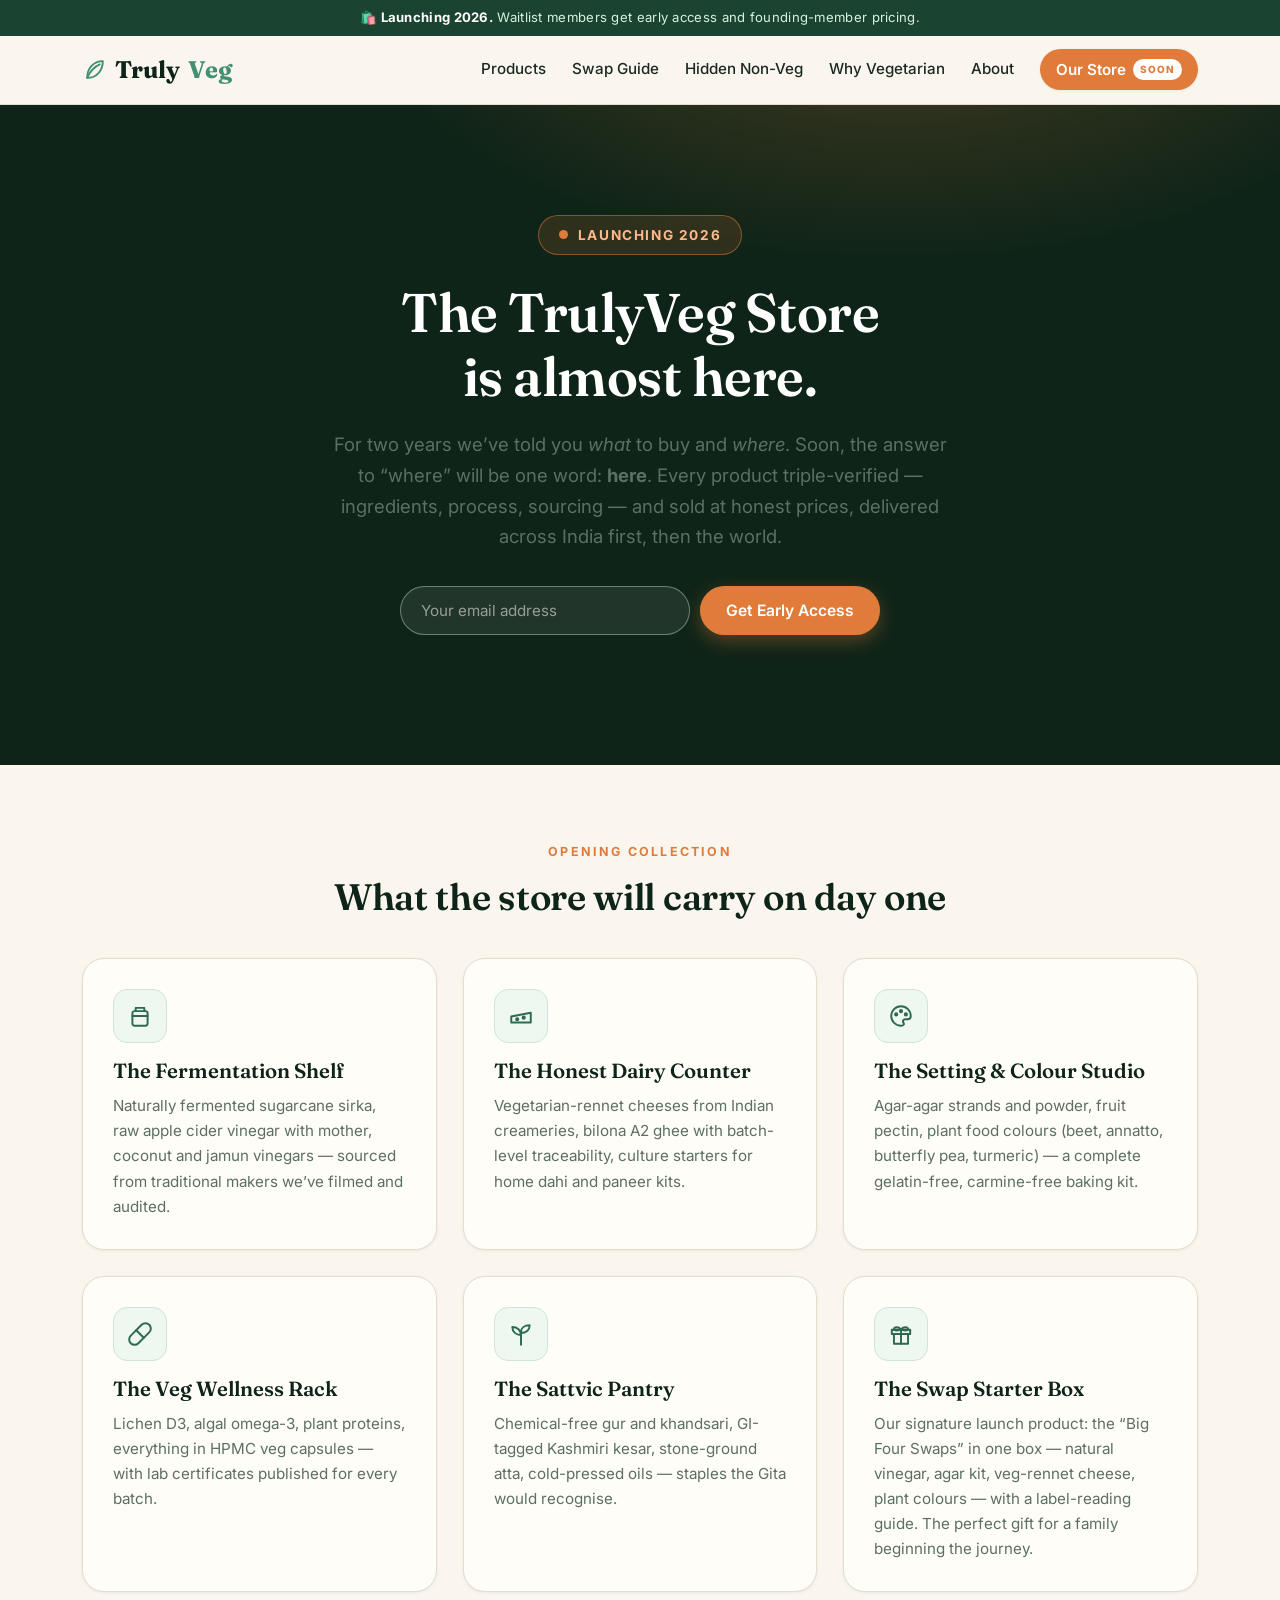
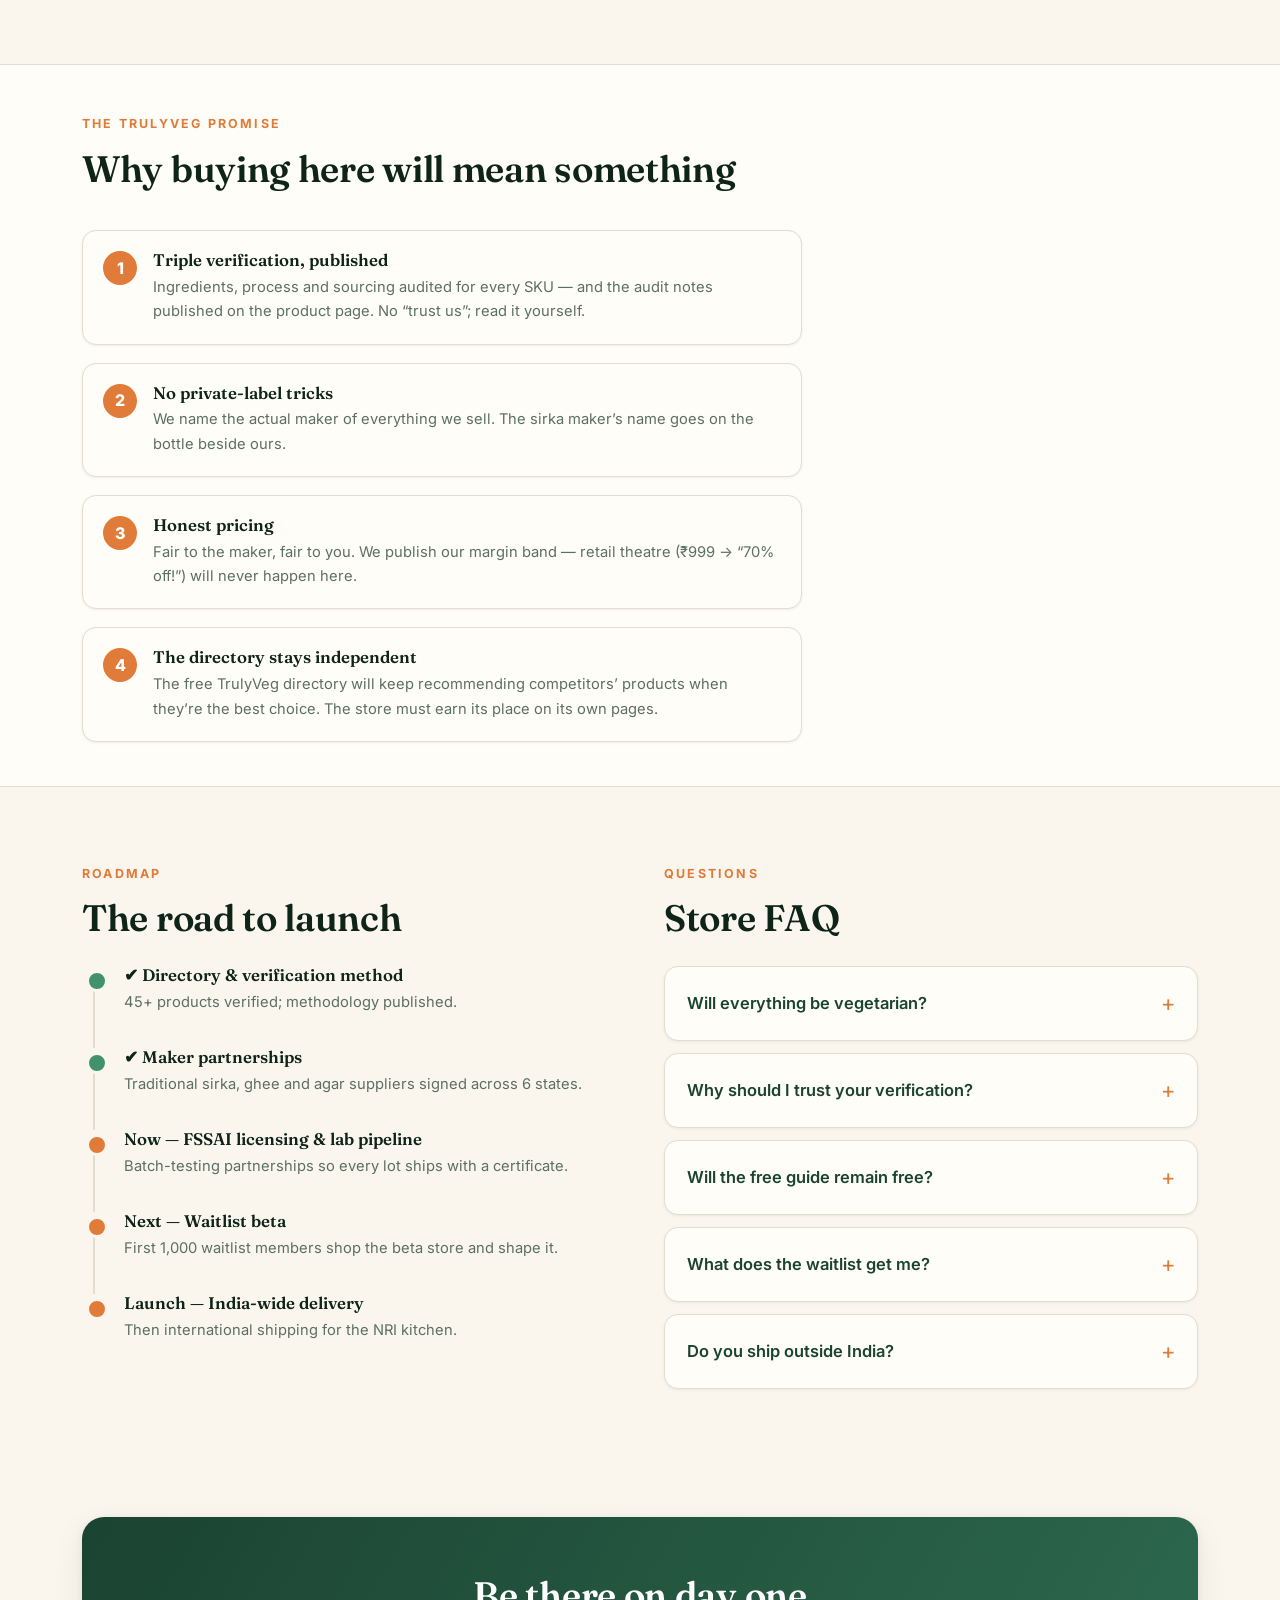
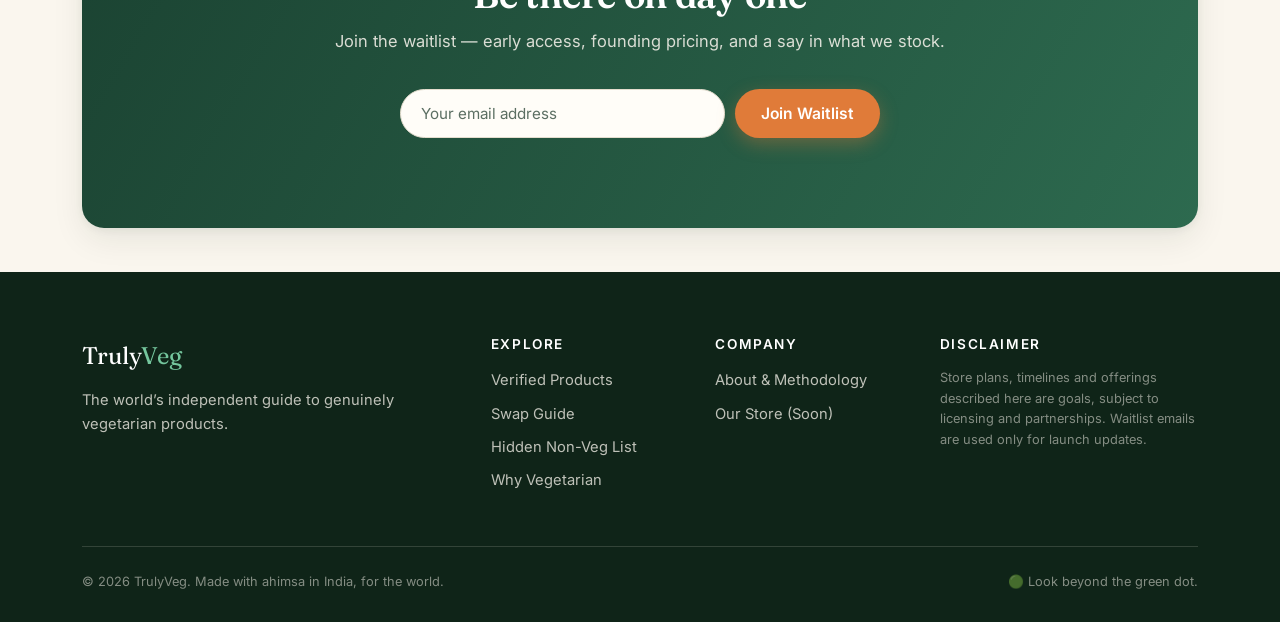
<file: store.html>
<!DOCTYPE html>
<html lang="en">
<head>
  <meta charset="UTF-8">
  <meta name="viewport" content="width=device-width, initial-scale=1.0">
  <title>The TrulyVeg Store — Launching Soon | Triple-Verified Truly-Veg Products</title>
  <meta name="description" content="The TrulyVeg Store launches soon: every truly-veg, natural product we recommend, sold directly — triple-verified, fairly priced. Join the waitlist for early access.">
  <link rel="canonical" href="https://trulyveg.com/store.html">
  <meta name="robots" content="index, follow, max-image-preview:large, max-snippet:-1">
  <meta name="author" content="TrulyVeg">
  <meta name="theme-color" content="#1b4332">
  <meta property="og:type" content="website">
  <meta property="og:site_name" content="TrulyVeg">
  <meta property="og:locale" content="en_US">
  <meta property="og:title" content="The TrulyVeg Store — Launching Soon">
  <meta property="og:description" content="Every truly-veg, natural product we recommend, sold directly — triple-verified, fairly priced. Join the waitlist for early access.">
  <meta property="og:url" content="https://trulyveg.com/store.html">
  <meta property="og:image" content="https://trulyveg.com/img/og-image.png">
  <meta property="og:image:width" content="1200">
  <meta property="og:image:height" content="630">
  <meta property="og:image:alt" content="TrulyVeg — Truly Veg. Verified.">
  <meta name="twitter:card" content="summary_large_image">
  <meta name="twitter:title" content="The TrulyVeg Store — Launching Soon">
  <meta name="twitter:description" content="Every truly-veg, natural product we recommend, sold directly. Join the waitlist for early access.">
  <meta name="twitter:image" content="https://trulyveg.com/img/og-image.png">
  <link rel="icon" href="/favicon.ico" sizes="32x32">
  <link rel="icon" href="/favicon.svg" type="image/svg+xml">
  <link rel="apple-touch-icon" href="/icons/apple-touch-icon.png">
  <link rel="manifest" href="/site.webmanifest">
  <meta name="apple-mobile-web-app-capable" content="yes">
  <meta name="apple-mobile-web-app-title" content="TrulyVeg">
  <link rel="preconnect" href="https://fonts.googleapis.com">
  <link href="https://fonts.googleapis.com/css2?family=Fraunces:ital,wght@0,400;0,600;0,700;1,400;1,600&family=Inter:wght@400;500;600;700;800&display=swap" rel="stylesheet">
  <link rel="stylesheet" href="css/style.css">
</head>
<body>

  <header class="site-header">
    <div class="topbar">🛍️ <strong>Launching 2026.</strong> Waitlist members get early access and founding-member pricing.</div>
    <div class="container nav-wrap">
      <a class="brand" href="index.html"><svg viewBox="0 0 24 24" fill="none" stroke="currentColor" stroke-width="1.8" stroke-linecap="round" stroke-linejoin="round" aria-hidden="true"><path d="M5 20C5 11 11 4 20 4c0 9-6 16-15 16z"/><path d="M5 20C7.5 14 11.5 9.5 17 7"/></svg>Truly<em>Veg</em></a>
      <nav class="nav" id="nav">
        <a href="products.html">Products</a>
        <a href="compare.html">Swap Guide</a>
        <a href="hidden-nonveg.html">Hidden Non-Veg</a>
        <a href="why-veg.html">Why Vegetarian</a>
        <a href="about.html">About</a>
        <a class="nav-store active" href="store.html">Our Store <span class="soon-badge">Soon</span></a>
      </nav>
      <button class="nav-toggle" id="navToggle" aria-label="Menu">☰</button>
    </div>
  </header>

  <!-- ============ STORE HERO ============ -->
  <div class="store-hero">
    <div class="container">
      <div class="launch-pill"><span class="dot"></span> Launching 2026</div>
      <h1>The TrulyVeg Store<br>is almost here.</h1>
      <p class="lead" style="max-width:620px; margin:20px auto 0;">For two years we’ve told you <em>what</em> to buy and <em>where</em>. Soon, the answer to “where” will be one word: <strong>here</strong>. Every product triple-verified — ingredients, process, sourcing — and sold at honest prices, delivered across India first, then the world.</p>
      <form class="waitlist-form" data-waitlist>
        <input type="email" placeholder="Your email address" aria-label="Email address">
        <button class="btn btn-primary" type="submit">Get Early Access</button>
      </form>
      <div class="form-msg" aria-live="polite"></div>
    </div>
  </div>

  <!-- ============ WHAT WE'LL CARRY ============ -->
  <section>
    <div class="container">
      <div class="section-head center">
        <span class="eyebrow">Opening Collection</span>
        <h2>What the store will carry on day one</h2>
      </div>
      <div class="card-grid">
        <div class="card reveal"><div class="icon"><svg viewBox="0 0 24 24" fill="none" stroke="currentColor" stroke-width="1.8" stroke-linecap="round" stroke-linejoin="round" aria-hidden="true"><path d="M7 7.5h10a2 2 0 0 1 2 2V19a2 2 0 0 1-2 2H7a2 2 0 0 1-2-2V9.5a2 2 0 0 1 2-2z"/><path d="M8 7.5v-3h8v3"/><path d="M5 12h14"/></svg></div><h3>The Fermentation Shelf</h3><p>Naturally fermented sugarcane sirka, raw apple cider vinegar with mother, coconut and jamun vinegars — sourced from traditional makers we’ve filmed and audited.</p></div>
        <div class="card reveal"><div class="icon"><svg viewBox="0 0 24 24" fill="none" stroke="currentColor" stroke-width="1.8" stroke-linecap="round" stroke-linejoin="round" aria-hidden="true"><path d="M21 9 3 12.5V18h18V9z"/><circle cx="8.5" cy="15" r="1"/><circle cx="14.5" cy="13.5" r="1"/></svg></div><h3>The Honest Dairy Counter</h3><p>Vegetarian-rennet cheeses from Indian creameries, bilona A2 ghee with batch-level traceability, culture starters for home dahi and paneer kits.</p></div>
        <div class="card reveal"><div class="icon"><svg viewBox="0 0 24 24" fill="none" stroke="currentColor" stroke-width="1.8" stroke-linecap="round" stroke-linejoin="round" aria-hidden="true"><path d="M12 21a9 9 0 1 1 9-9c0 1.9-1.3 3-3 3h-2.2a2 2 0 0 0-1.5 3.3c.4.5.5 1.1.2 1.7-.3.6-1 1-2.5 1z"/><circle cx="7.5" cy="10.5" r="1"/><circle cx="12" cy="7.5" r="1"/><circle cx="16.5" cy="10.5" r="1"/></svg></div><h3>The Setting &amp; Colour Studio</h3><p>Agar-agar strands and powder, fruit pectin, plant food colours (beet, annatto, butterfly pea, turmeric) — a complete gelatin-free, carmine-free baking kit.</p></div>
        <div class="card reveal"><div class="icon"><svg viewBox="0 0 24 24" fill="none" stroke="currentColor" stroke-width="1.8" stroke-linecap="round" stroke-linejoin="round" aria-hidden="true"><path d="m10.5 20.5 10-10a4.95 4.95 0 1 0-7-7l-10 10a4.95 4.95 0 1 0 7 7z"/><path d="m8.5 8.5 7 7"/></svg></div><h3>The Veg Wellness Rack</h3><p>Lichen D3, algal omega-3, plant proteins, everything in HPMC veg capsules — with lab certificates published for every batch.</p></div>
        <div class="card reveal"><div class="icon"><svg viewBox="0 0 24 24" fill="none" stroke="currentColor" stroke-width="1.8" stroke-linecap="round" stroke-linejoin="round" aria-hidden="true"><path d="M12 22V10"/><path d="M12 13C7.5 13 4 10 4 5.5 8.5 5.5 12 8.5 12 13z"/><path d="M12 10c0-3.5 3-6 8-6 0 4.5-3.5 7-8 7z"/></svg></div><h3>The Sattvic Pantry</h3><p>Chemical-free gur and khandsari, GI-tagged Kashmiri kesar, stone-ground atta, cold-pressed oils — staples the Gita would recognise.</p></div>
        <div class="card reveal"><div class="icon"><svg viewBox="0 0 24 24" fill="none" stroke="currentColor" stroke-width="1.8" stroke-linecap="round" stroke-linejoin="round" aria-hidden="true"><rect x="3.5" y="8" width="17" height="4"/><path d="M12 8v13"/><path d="M5.5 12v9h13v-9"/><path d="M12 8c-1.8-3.2-6.5-2.7-6.5-.5C5.5 9.5 9 8.8 12 8zm0 0c1.8-3.2 6.5-2.7 6.5-.5C18.5 9.5 15 8.8 12 8z"/></svg></div><h3>The Swap Starter Box</h3><p>Our signature launch product: the “Big Four Swaps” in one box — natural vinegar, agar kit, veg-rennet cheese, plant colours — with a label-reading guide. The perfect gift for a family beginning the journey.</p></div>
      </div>
    </div>
  </section>

  <!-- ============ THE PROMISE ============ -->
  <section class="section-tight" style="background:var(--paper); border-block:1px solid var(--line);">
    <div class="container">
      <div class="section-head">
        <span class="eyebrow">The TrulyVeg Promise</span>
        <h2>Why buying here will mean something</h2>
      </div>
      <div class="steps">
        <div class="step"><h4>Triple verification, published</h4><p>Ingredients, process and sourcing audited for every SKU — and the audit notes published on the product page. No “trust us”; read it yourself.</p></div>
        <div class="step"><h4>No private-label tricks</h4><p>We name the actual maker of everything we sell. The sirka maker’s name goes on the bottle beside ours.</p></div>
        <div class="step"><h4>Honest pricing</h4><p>Fair to the maker, fair to you. We publish our margin band — retail theatre (₹999 → “70% off!”) will never happen here.</p></div>
        <div class="step"><h4>The directory stays independent</h4><p>The free TrulyVeg directory will keep recommending competitors’ products when they’re the best choice. The store must earn its place on its own pages.</p></div>
      </div>
    </div>
  </section>

  <!-- ============ ROADMAP ============ -->
  <section>
    <div class="container">
      <div class="two-col">
        <div>
          <span class="eyebrow">Roadmap</span>
          <h2>The road to launch</h2>
          <div class="timeline" style="margin-top:26px;">
            <div class="tl-item done"><h4>✔ Directory &amp; verification method</h4><p>45+ products verified; methodology published.</p></div>
            <div class="tl-item done"><h4>✔ Maker partnerships</h4><p>Traditional sirka, ghee and agar suppliers signed across 6 states.</p></div>
            <div class="tl-item"><h4>Now — FSSAI licensing &amp; lab pipeline</h4><p>Batch-testing partnerships so every lot ships with a certificate.</p></div>
            <div class="tl-item"><h4>Next — Waitlist beta</h4><p>First 1,000 waitlist members shop the beta store and shape it.</p></div>
            <div class="tl-item"><h4>Launch — India-wide delivery</h4><p>Then international shipping for the NRI kitchen.</p></div>
          </div>
        </div>
        <div>
          <span class="eyebrow">Questions</span>
          <h2>Store FAQ</h2>
          <div class="faq" style="margin-top:26px;">
            <details><summary>Will everything be vegetarian?</summary><p>Strictly. And beyond that — everything will pass the “truly food” test too: no synthetic passing as natural, anywhere in the store. Jain-friendly and vegan filters will be built in from day one.</p></details>
            <details><summary>Why should I trust your verification?</summary><p>Because it’s published. Every product page will show what we checked, when, and what the lab said. If a batch fails, we’ll say so publicly and pull it.</p></details>
            <details><summary>Will the free guide remain free?</summary><p>Forever. The directory, Swap Guide, and Hidden Non-Veg List are the mission; the store funds them.</p></details>
            <details><summary>What does the waitlist get me?</summary><p>Beta access before public launch, founding-member pricing locked for a year, and a vote on which products we stock next.</p></details>
            <details><summary>Do you ship outside India?</summary><p>Not at launch — international shipping follows in phase two. Waitlist members abroad will be first to know.</p></details>
          </div>
        </div>
      </div>
    </div>
  </section>

  <!-- ============ FINAL CTA ============ -->
  <section class="section-tight">
    <div class="container">
      <div class="cta-panel">
        <h2>Be there on day one</h2>
        <p>Join the waitlist — early access, founding pricing, and a say in what we stock.</p>
        <form class="waitlist-form waitlist-light" data-waitlist>
          <input type="email" placeholder="Your email address" aria-label="Email address">
          <button class="btn btn-primary" type="submit">Join Waitlist</button>
        </form>
        <div class="form-msg" aria-live="polite"></div>
      </div>
    </div>
  </section>

  <footer class="site-footer">
    <div class="container">
      <div class="footer-grid">
        <div>
          <div class="footer-brand">Truly<em>Veg</em></div>
          <p>The world’s independent guide to genuinely vegetarian products.</p>
        </div>
        <div>
          <h4>Explore</h4>
          <a href="products.html">Verified Products</a>
          <a href="compare.html">Swap Guide</a>
          <a href="hidden-nonveg.html">Hidden Non-Veg List</a>
          <a href="why-veg.html">Why Vegetarian</a>
        </div>
        <div>
          <h4>Company</h4>
          <a href="about.html">About &amp; Methodology</a>
          <a href="store.html">Our Store (Soon)</a>
        </div>
        <div>
          <h4>Disclaimer</h4>
          <p class="disclaimer">Store plans, timelines and offerings described here are goals, subject to licensing and partnerships. Waitlist emails are used only for launch updates.</p>
        </div>
      </div>
      <div class="footer-bottom">
        <span>© 2026 TrulyVeg. Made with ahimsa in India, for the world.</span>
        <span>🟢 Look beyond the green dot.</span>
      </div>
    </div>
  </footer>

  <script src="js/main.js"></script>
</body>
</html>
</file>
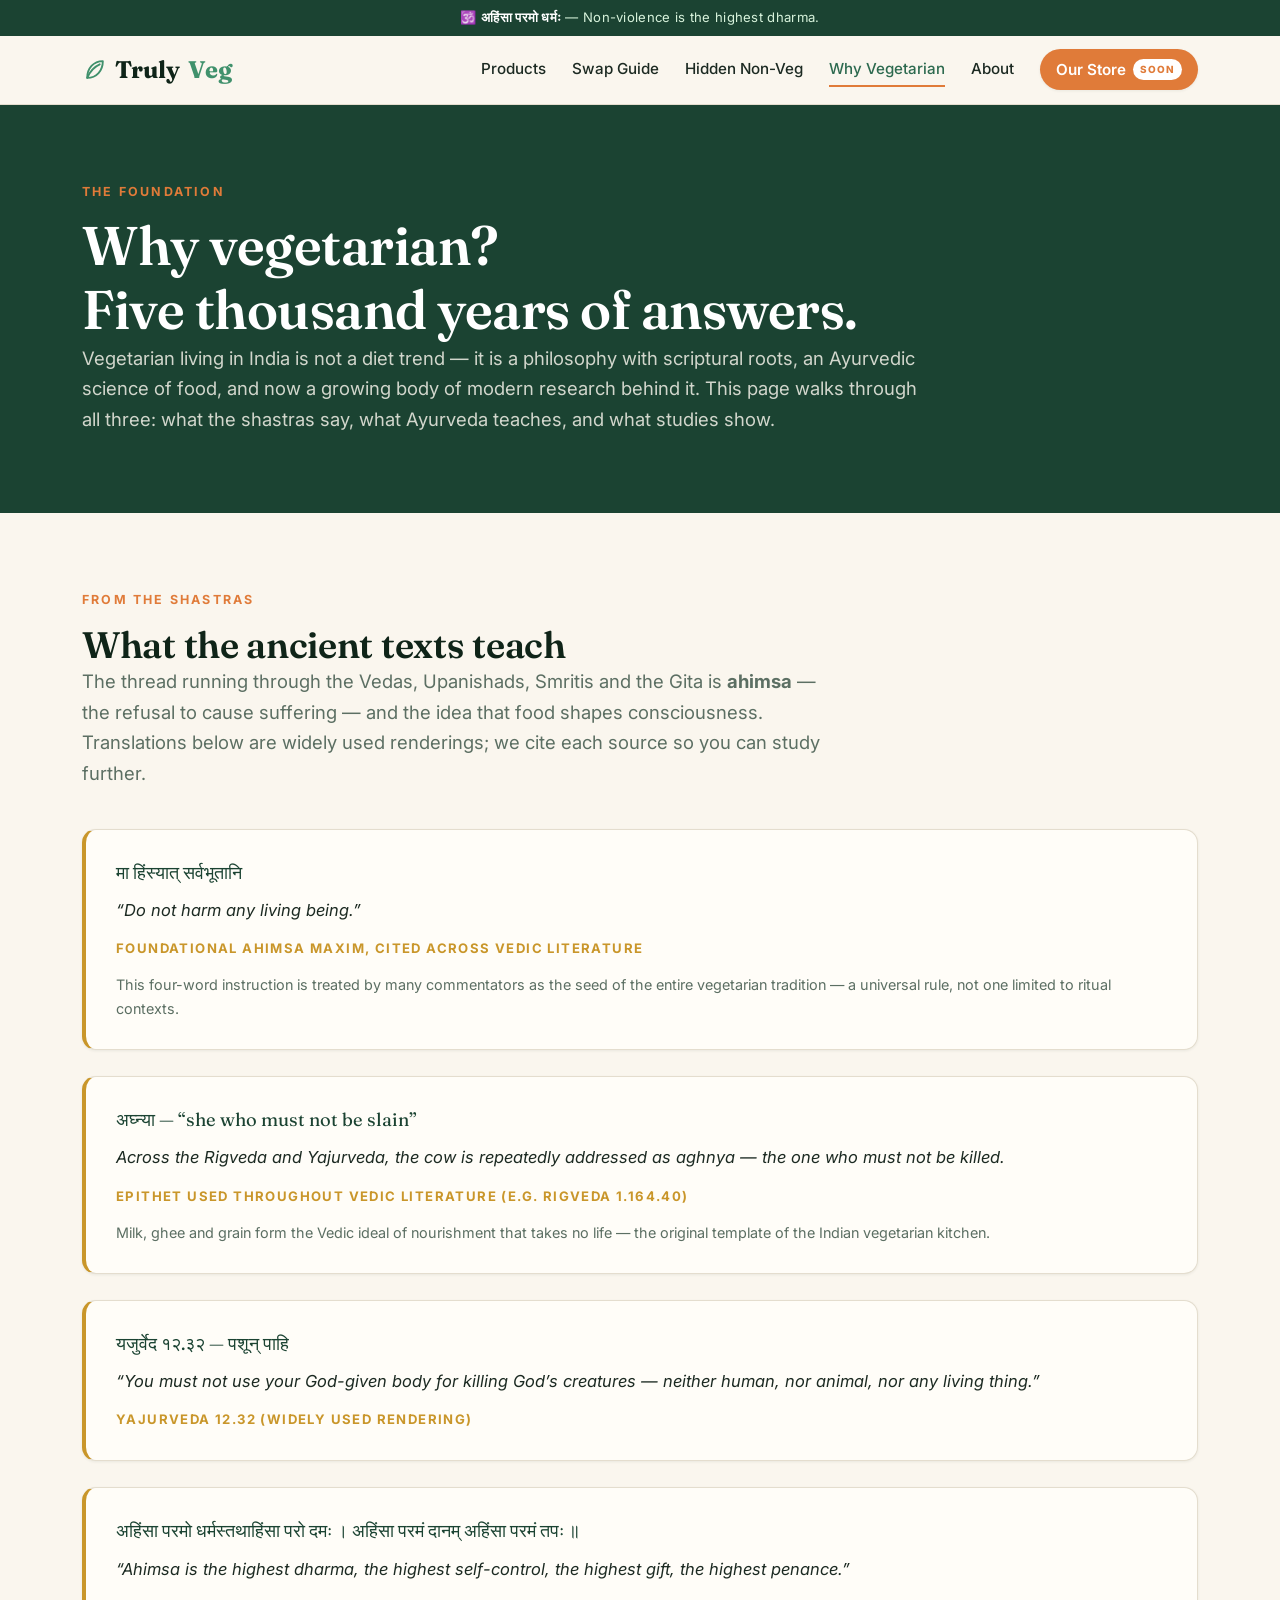
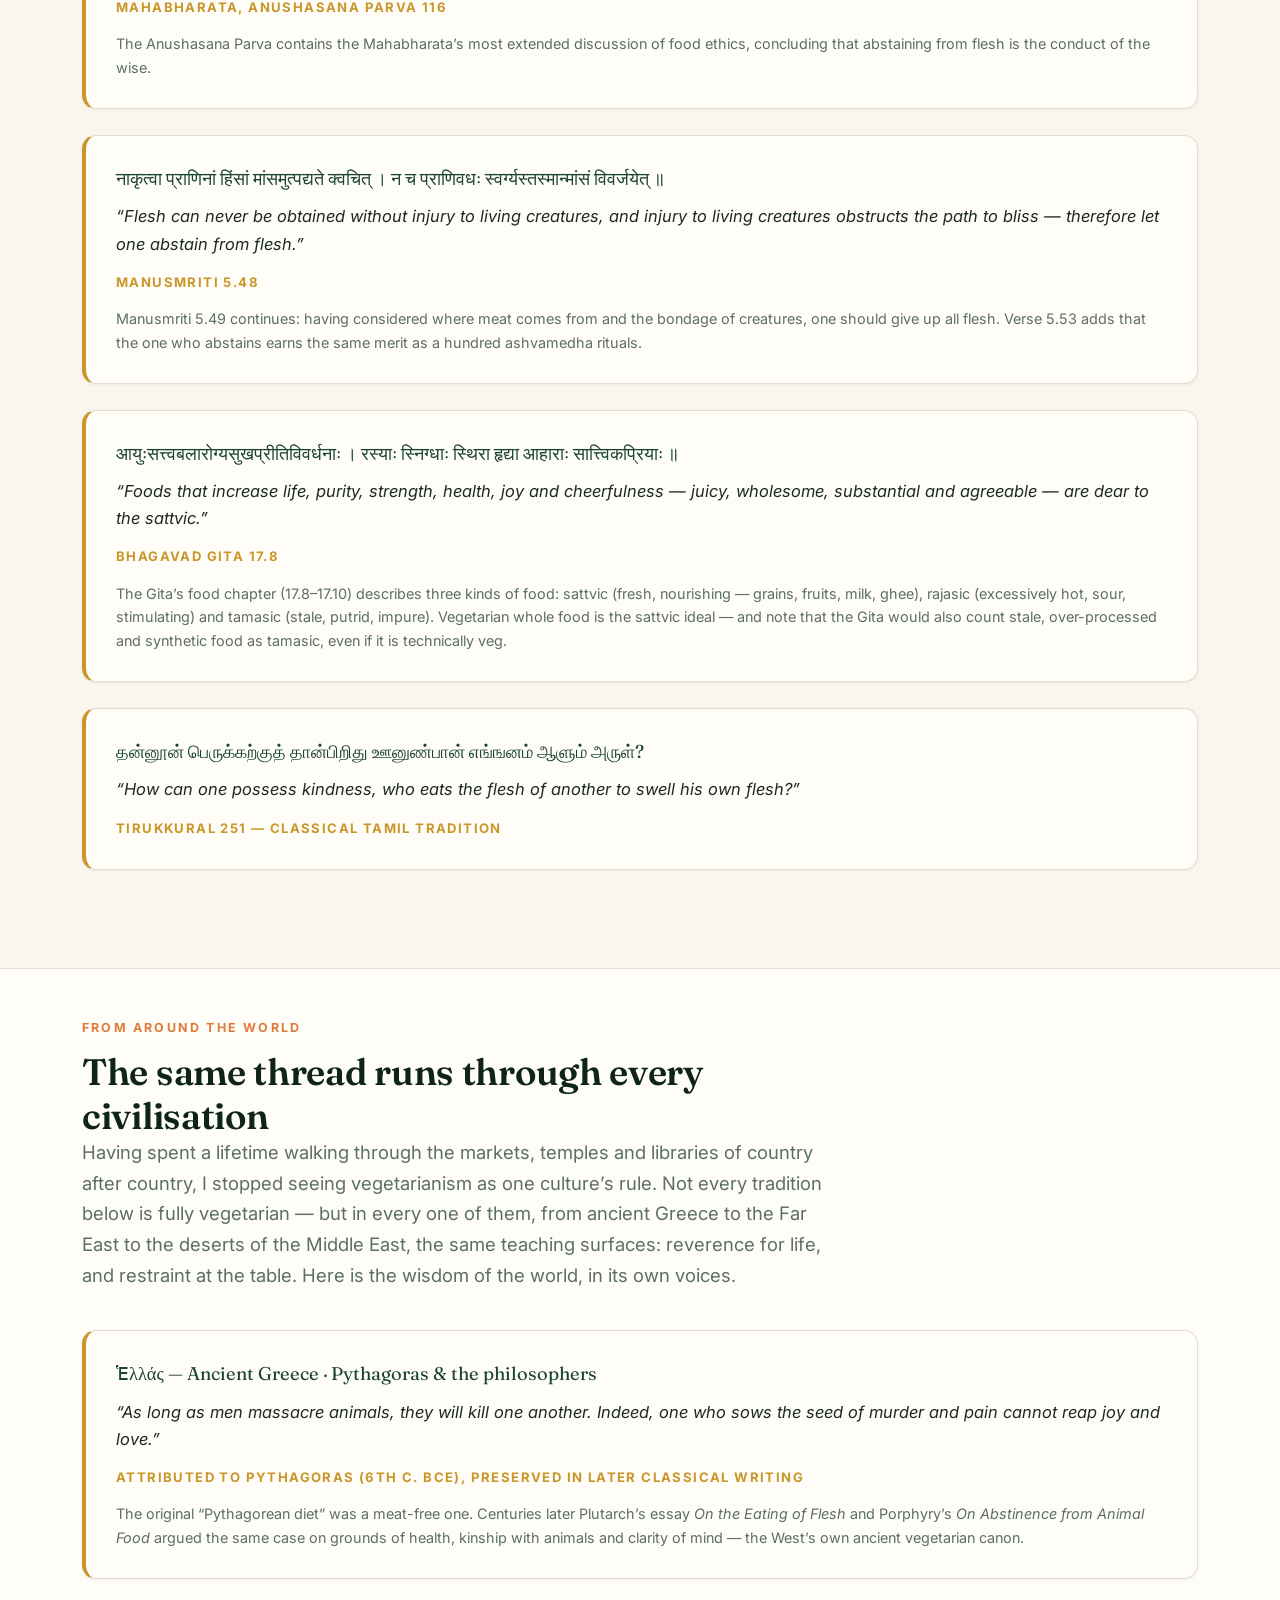
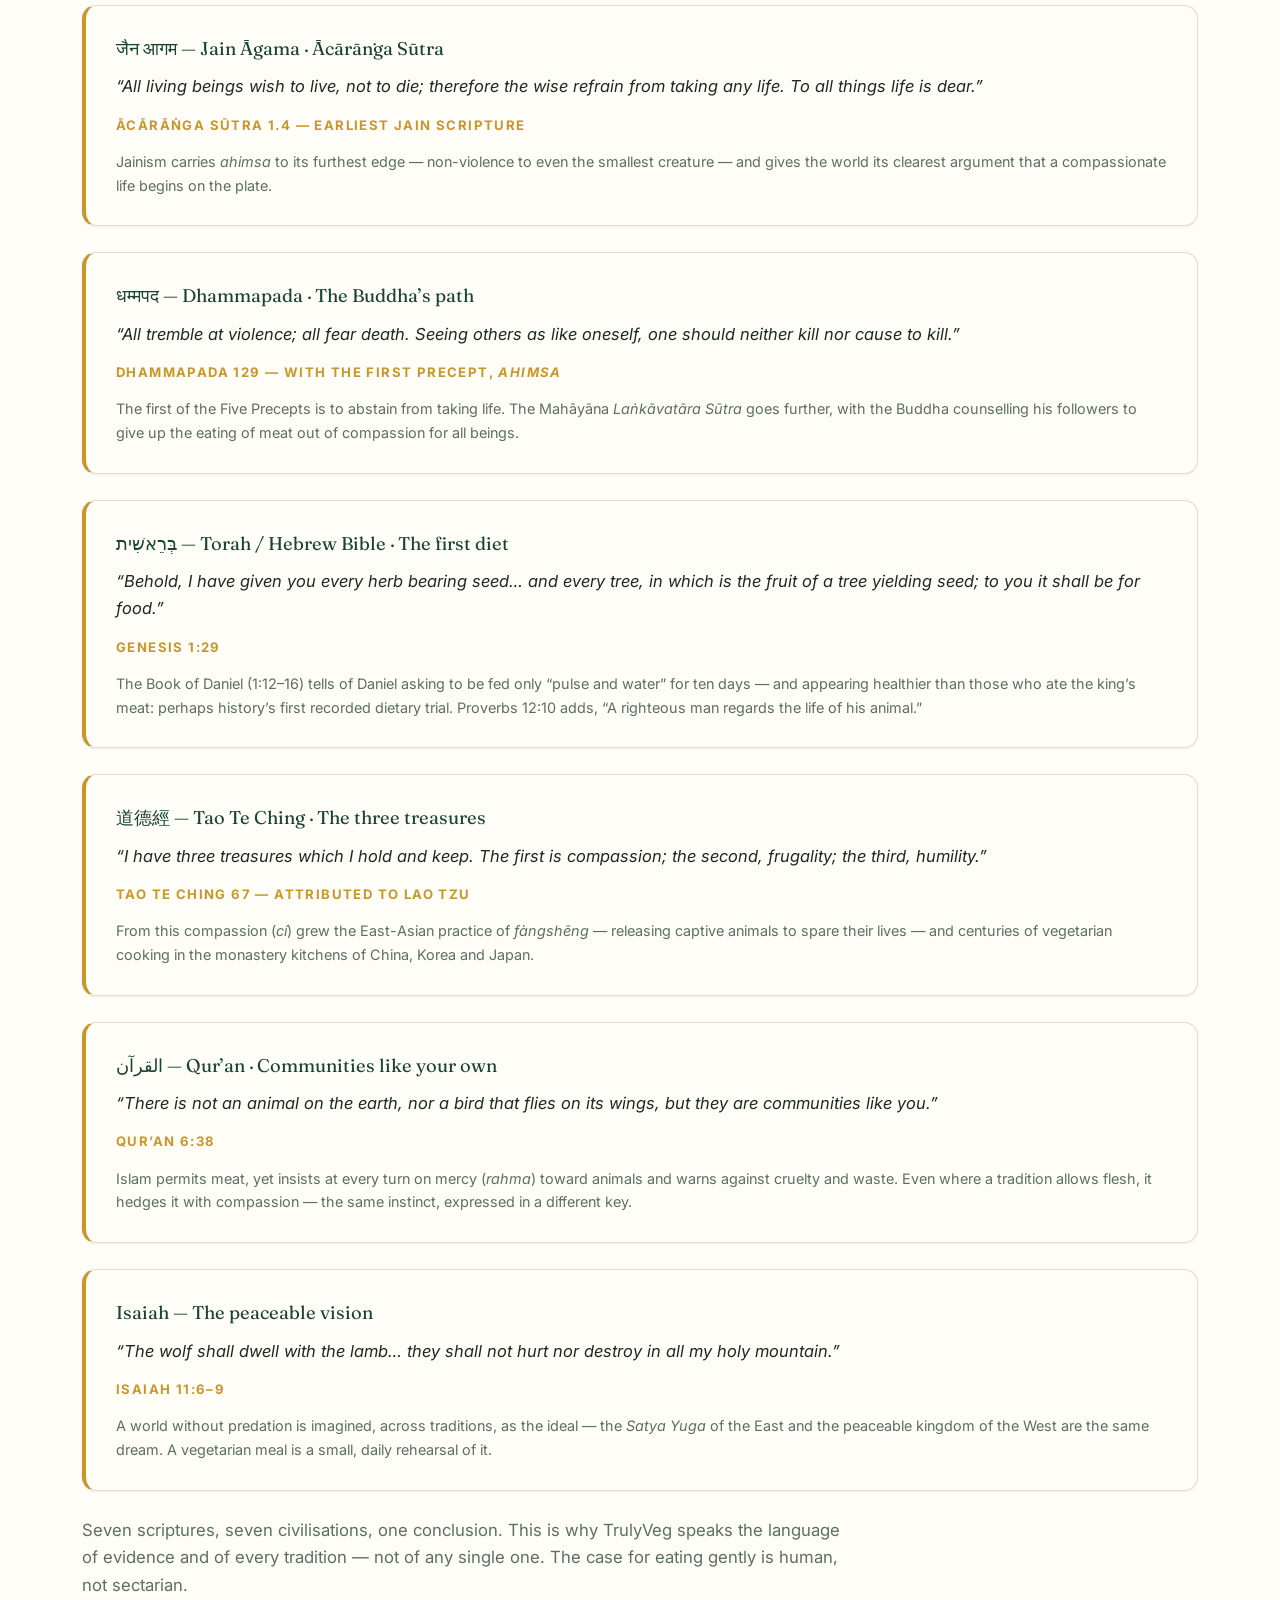
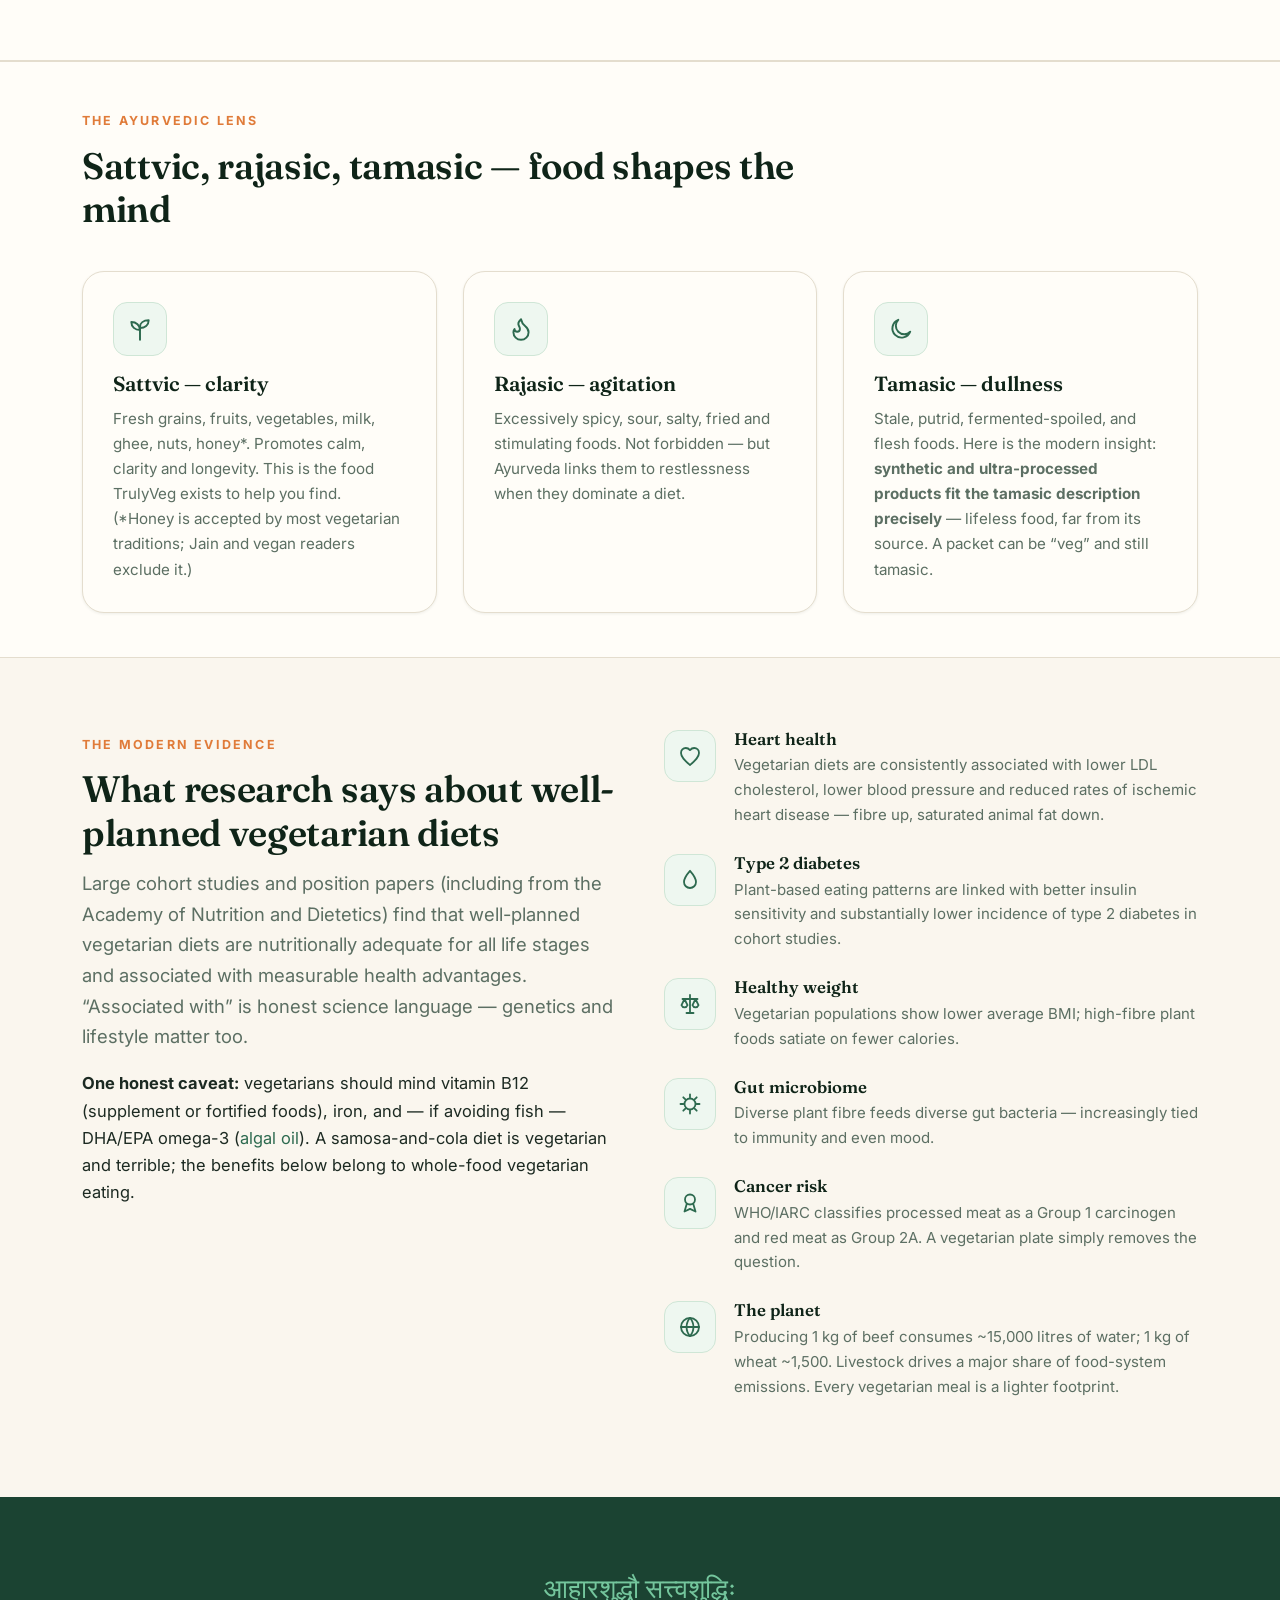
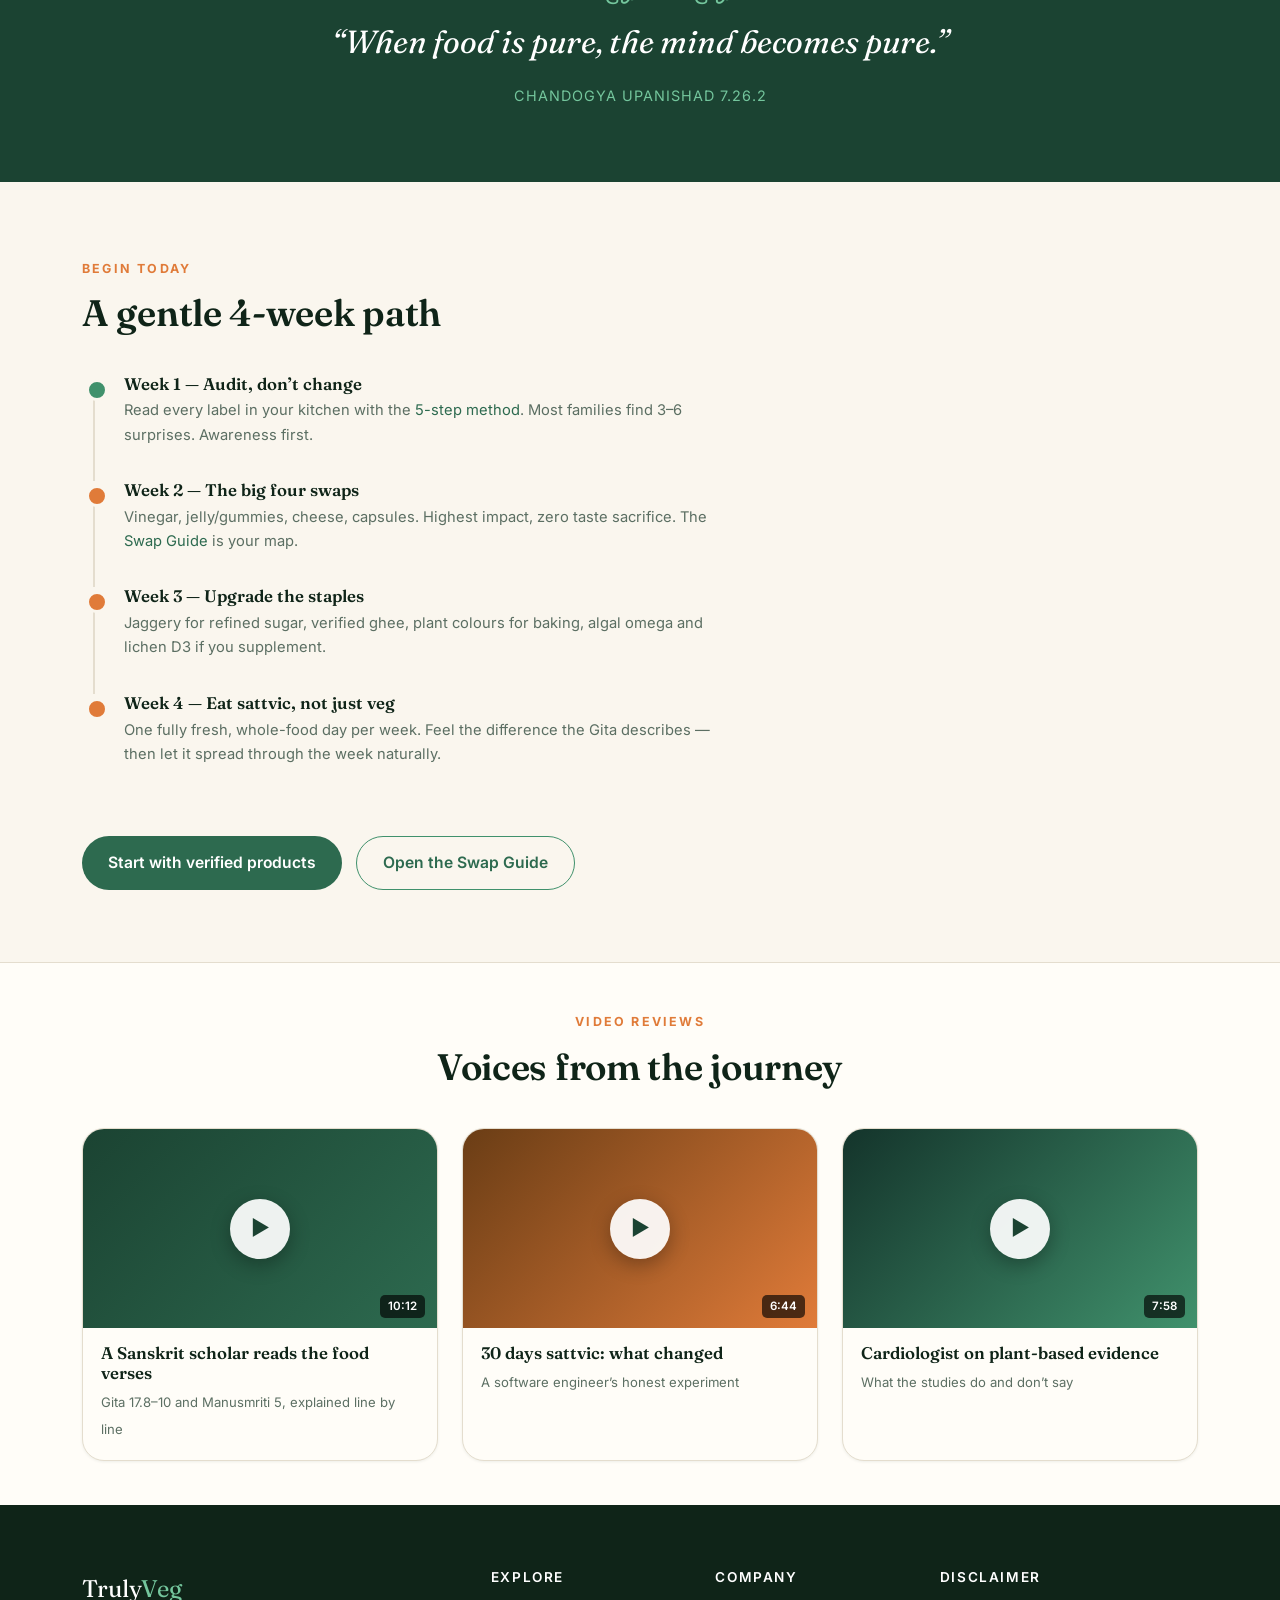
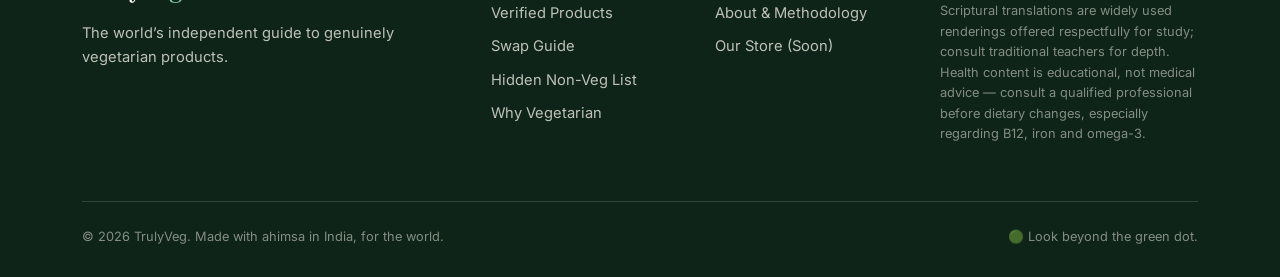
<file: why-veg.html>
<!DOCTYPE html>
<html lang="en">
<head>
  <meta charset="UTF-8">
  <meta name="viewport" content="width=device-width, initial-scale=1.0">
  <title>Why Vegetarian? — The Vedas, Ayurveda &amp; Modern Science | TrulyVeg</title>
  <meta name="description" content="The benefits of vegetarian living — from the Vedas, Upanishads, Manusmriti and Bhagavad Gita, and the scriptures of ancient Greece, Jainism, Buddhism, the Bible, Taoism and beyond, to modern nutrition science: ahimsa, sattvic food, health, and the planet.">
  <link rel="canonical" href="https://trulyveg.com/why-veg.html">
  <meta name="robots" content="index, follow, max-image-preview:large, max-snippet:-1">
  <meta name="author" content="TrulyVeg">
  <meta name="theme-color" content="#1b4332">
  <meta property="og:type" content="article">
  <meta property="og:site_name" content="TrulyVeg">
  <meta property="og:locale" content="en_US">
  <meta property="og:title" content="Why Vegetarian? — World Scriptures, Ahimsa &amp; Modern Science">
  <meta property="og:description" content="From the Vedas, Bhagavad Gita and the scriptures of ancient Greece, Jainism, Buddhism, the Bible and Taoism, to modern nutrition science: ahimsa, sattvic food, health and the planet.">
  <meta property="og:url" content="https://trulyveg.com/why-veg.html">
  <meta property="og:image" content="https://trulyveg.com/img/og-image.png">
  <meta property="og:image:width" content="1200">
  <meta property="og:image:height" content="630">
  <meta property="og:image:alt" content="TrulyVeg — Truly Veg. Verified.">
  <meta name="twitter:card" content="summary_large_image">
  <meta name="twitter:title" content="Why Vegetarian? — Scriptures, Ahimsa &amp; Modern Science | TrulyVeg">
  <meta name="twitter:description" content="The case for vegetarian living, from world scriptures to modern nutrition science.">
  <meta name="twitter:image" content="https://trulyveg.com/img/og-image.png">
  <link rel="icon" href="/favicon.ico" sizes="32x32">
  <link rel="icon" href="/favicon.svg" type="image/svg+xml">
  <link rel="apple-touch-icon" href="/icons/apple-touch-icon.png">
  <link rel="manifest" href="/site.webmanifest">
  <meta name="apple-mobile-web-app-capable" content="yes">
  <meta name="apple-mobile-web-app-title" content="TrulyVeg">
  <link rel="preconnect" href="https://fonts.googleapis.com">
  <link href="https://fonts.googleapis.com/css2?family=Fraunces:ital,wght@0,400;0,600;0,700;1,400;1,600&family=Inter:wght@400;500;600;700;800&display=swap" rel="stylesheet">
  <link rel="stylesheet" href="css/style.css">
</head>
<body>

  <header class="site-header">
    <div class="topbar">🕉️ <strong>अहिंसा परमो धर्मः</strong> — Non-violence is the highest dharma.</div>
    <div class="container nav-wrap">
      <a class="brand" href="index.html"><svg viewBox="0 0 24 24" fill="none" stroke="currentColor" stroke-width="1.8" stroke-linecap="round" stroke-linejoin="round" aria-hidden="true"><path d="M5 20C5 11 11 4 20 4c0 9-6 16-15 16z"/><path d="M5 20C7.5 14 11.5 9.5 17 7"/></svg>Truly<em>Veg</em></a>
      <nav class="nav" id="nav">
        <a href="products.html">Products</a>
        <a href="compare.html">Swap Guide</a>
        <a href="hidden-nonveg.html">Hidden Non-Veg</a>
        <a href="why-veg.html" class="active">Why Vegetarian</a>
        <a href="about.html">About</a>
        <a class="nav-store" href="store.html">Our Store <span class="soon-badge">Soon</span></a>
      </nav>
      <button class="nav-toggle" id="navToggle" aria-label="Menu">☰</button>
    </div>
  </header>

  <div class="page-hero">
    <div class="container">
      <span class="eyebrow">The Foundation</span>
      <h1>Why vegetarian?<br>Five thousand years of answers.</h1>
      <p class="lead">Vegetarian living in India is not a diet trend — it is a philosophy with scriptural roots, an Ayurvedic science of food, and now a growing body of modern research behind it. This page walks through all three: what the shastras say, what Ayurveda teaches, and what studies show.</p>
    </div>
  </div>

  <!-- ============ VEDIC SECTION ============ -->
  <section>
    <div class="container">
      <div class="section-head">
        <span class="eyebrow">From the Shastras</span>
        <h2>What the ancient texts teach</h2>
        <p class="lead">The thread running through the Vedas, Upanishads, Smritis and the Gita is <strong>ahimsa</strong> — the refusal to cause suffering — and the idea that food shapes consciousness. Translations below are widely used renderings; we cite each source so you can study further.</p>
      </div>

      <div class="scripture">
        <div class="sanskrit">मा हिंस्यात् सर्वभूतानि</div>
        <p class="translation">“Do not harm any living being.”</p>
        <cite>Foundational ahimsa maxim, cited across Vedic literature</cite>
        <p class="note">This four-word instruction is treated by many commentators as the seed of the entire vegetarian tradition — a universal rule, not one limited to ritual contexts.</p>
      </div>

      <div class="scripture">
        <div class="sanskrit">अघ्न्या — “she who must not be slain”</div>
        <p class="translation">Across the Rigveda and Yajurveda, the cow is repeatedly addressed as <em>aghnya</em> — the one who must not be killed.</p>
        <cite>Epithet used throughout Vedic literature (e.g. Rigveda 1.164.40)</cite>
        <p class="note">Milk, ghee and grain form the Vedic ideal of nourishment that takes no life — the original template of the Indian vegetarian kitchen.</p>
      </div>

      <div class="scripture">
        <div class="sanskrit">यजुर्वेद १२.३२ — पशून् पाहि</div>
        <p class="translation">“You must not use your God-given body for killing God’s creatures — neither human, nor animal, nor any living thing.”</p>
        <cite>Yajurveda 12.32 (widely used rendering)</cite>
      </div>

      <div class="scripture">
        <div class="sanskrit">अहिंसा परमो धर्मस्तथाहिंसा परो दमः । अहिंसा परमं दानम् अहिंसा परमं तपः ॥</div>
        <p class="translation">“Ahimsa is the highest dharma, the highest self-control, the highest gift, the highest penance.”</p>
        <cite>Mahabharata, Anushasana Parva 116</cite>
        <p class="note">The Anushasana Parva contains the Mahabharata’s most extended discussion of food ethics, concluding that abstaining from flesh is the conduct of the wise.</p>
      </div>

      <div class="scripture">
        <div class="sanskrit">नाकृत्वा प्राणिनां हिंसां मांसमुत्पद्यते क्वचित् । न च प्राणिवधः स्वर्ग्यस्तस्मान्मांसं विवर्जयेत् ॥</div>
        <p class="translation">“Flesh can never be obtained without injury to living creatures, and injury to living creatures obstructs the path to bliss — therefore let one abstain from flesh.”</p>
        <cite>Manusmriti 5.48</cite>
        <p class="note">Manusmriti 5.49 continues: having considered where meat comes from and the bondage of creatures, one should give up all flesh. Verse 5.53 adds that the one who abstains earns the same merit as a hundred ashvamedha rituals.</p>
      </div>

      <div class="scripture">
        <div class="sanskrit">आयुःसत्त्वबलारोग्यसुखप्रीतिविवर्धनाः । रस्याः स्निग्धाः स्थिरा हृद्या आहाराः सात्त्विकप्रियाः ॥</div>
        <p class="translation">“Foods that increase life, purity, strength, health, joy and cheerfulness — juicy, wholesome, substantial and agreeable — are dear to the sattvic.”</p>
        <cite>Bhagavad Gita 17.8</cite>
        <p class="note">The Gita’s food chapter (17.8–17.10) describes three kinds of food: sattvic (fresh, nourishing — grains, fruits, milk, ghee), rajasic (excessively hot, sour, stimulating) and tamasic (stale, putrid, impure). Vegetarian whole food is the sattvic ideal — and note that the Gita would also count stale, over-processed and synthetic food as tamasic, even if it is technically veg.</p>
      </div>

      <div class="scripture">
        <div class="sanskrit">தன்னூன் பெருக்கற்குத் தான்பிறிது ஊனுண்பான் எங்ஙனம் ஆளும் அருள்?</div>
        <p class="translation">“How can one possess kindness, who eats the flesh of another to swell his own flesh?”</p>
        <cite>Tirukkural 251 — classical Tamil tradition</cite>
      </div>
    </div>
  </section>

  <!-- ============ WORLD SCRIPTURES ============ -->
  <section class="section-tight" style="background:var(--paper); border-block:1px solid var(--line);">
    <div class="container">
      <div class="section-head">
        <span class="eyebrow">From Around the World</span>
        <h2>The same thread runs through every civilisation</h2>
        <p class="lead">Having spent a lifetime walking through the markets, temples and libraries of country after country, I stopped seeing vegetarianism as one culture’s rule. Not every tradition below is fully vegetarian — but in every one of them, from ancient Greece to the Far East to the deserts of the Middle East, the same teaching surfaces: reverence for life, and restraint at the table. Here is the wisdom of the world, in its own voices.</p>
      </div>

      <div class="scripture">
        <div class="sanskrit">Ἑλλάς — Ancient Greece · Pythagoras &amp; the philosophers</div>
        <p class="translation">“As long as men massacre animals, they will kill one another. Indeed, one who sows the seed of murder and pain cannot reap joy and love.”</p>
        <cite>Attributed to Pythagoras (6th c. BCE), preserved in later classical writing</cite>
        <p class="note">The original “Pythagorean diet” was a meat-free one. Centuries later Plutarch’s essay <em>On the Eating of Flesh</em> and Porphyry’s <em>On Abstinence from Animal Food</em> argued the same case on grounds of health, kinship with animals and clarity of mind — the West’s own ancient vegetarian canon.</p>
      </div>

      <div class="scripture">
        <div class="sanskrit">जैन आगम — Jain Āgama · Ācārāṅga Sūtra</div>
        <p class="translation">“All living beings wish to live, not to die; therefore the wise refrain from taking any life. To all things life is dear.”</p>
        <cite>Ācārāṅga Sūtra 1.4 — earliest Jain scripture</cite>
        <p class="note">Jainism carries <em>ahimsa</em> to its furthest edge — non-violence to even the smallest creature — and gives the world its clearest argument that a compassionate life begins on the plate.</p>
      </div>

      <div class="scripture">
        <div class="sanskrit">धम्मपद — Dhammapada · The Buddha’s path</div>
        <p class="translation">“All tremble at violence; all fear death. Seeing others as like oneself, one should neither kill nor cause to kill.”</p>
        <cite>Dhammapada 129 — with the First Precept, <em>ahimsa</em></cite>
        <p class="note">The first of the Five Precepts is to abstain from taking life. The Mahāyāna <em>Laṅkāvatāra Sūtra</em> goes further, with the Buddha counselling his followers to give up the eating of meat out of compassion for all beings.</p>
      </div>

      <div class="scripture">
        <div class="sanskrit">בְּרֵאשִׁית — Torah / Hebrew Bible · The first diet</div>
        <p class="translation">“Behold, I have given you every herb bearing seed… and every tree, in which is the fruit of a tree yielding seed; to you it shall be for food.”</p>
        <cite>Genesis 1:29</cite>
        <p class="note">The Book of Daniel (1:12–16) tells of Daniel asking to be fed only “pulse and water” for ten days — and appearing healthier than those who ate the king’s meat: perhaps history’s first recorded dietary trial. Proverbs 12:10 adds, “A righteous man regards the life of his animal.”</p>
      </div>

      <div class="scripture">
        <div class="sanskrit">道德經 — Tao Te Ching · The three treasures</div>
        <p class="translation">“I have three treasures which I hold and keep. The first is compassion; the second, frugality; the third, humility.”</p>
        <cite>Tao Te Ching 67 — attributed to Lao Tzu</cite>
        <p class="note">From this compassion (<em>cí</em>) grew the East-Asian practice of <em>fàngshēng</em> — releasing captive animals to spare their lives — and centuries of vegetarian cooking in the monastery kitchens of China, Korea and Japan.</p>
      </div>

      <div class="scripture">
        <div class="sanskrit">القرآن — Qur’an · Communities like your own</div>
        <p class="translation">“There is not an animal on the earth, nor a bird that flies on its wings, but they are communities like you.”</p>
        <cite>Qur’an 6:38</cite>
        <p class="note">Islam permits meat, yet insists at every turn on mercy (<em>rahma</em>) toward animals and warns against cruelty and waste. Even where a tradition allows flesh, it hedges it with compassion — the same instinct, expressed in a different key.</p>
      </div>

      <div class="scripture">
        <div class="sanskrit">Isaiah — The peaceable vision</div>
        <p class="translation">“The wolf shall dwell with the lamb… they shall not hurt nor destroy in all my holy mountain.”</p>
        <cite>Isaiah 11:6–9</cite>
        <p class="note">A world without predation is imagined, across traditions, as the ideal — the <em>Satya Yuga</em> of the East and the peaceable kingdom of the West are the same dream. A vegetarian meal is a small, daily rehearsal of it.</p>
      </div>

      <p class="lead" style="font-size:1.05rem; margin-top:8px;">Seven scriptures, seven civilisations, one conclusion. This is why TrulyVeg speaks the language of evidence and of every tradition — not of any single one. The case for eating gently is human, not sectarian.</p>
    </div>
  </section>

  <!-- ============ SATTVIC EXPLAINER ============ -->
  <section class="section-tight" style="background:var(--paper); border-block:1px solid var(--line);">
    <div class="container">
      <div class="section-head">
        <span class="eyebrow">The Ayurvedic Lens</span>
        <h2>Sattvic, rajasic, tamasic — food shapes the mind</h2>
      </div>
      <div class="card-grid">
        <div class="card"><div class="icon"><svg viewBox="0 0 24 24" fill="none" stroke="currentColor" stroke-width="1.8" stroke-linecap="round" stroke-linejoin="round" aria-hidden="true"><path d="M12 22V10"/><path d="M12 13C7.5 13 4 10 4 5.5 8.5 5.5 12 8.5 12 13z"/><path d="M12 10c0-3.5 3-6 8-6 0 4.5-3.5 7-8 7z"/></svg></div><h3>Sattvic — clarity</h3><p>Fresh grains, fruits, vegetables, milk, ghee, nuts, honey*. Promotes calm, clarity and longevity. This is the food TrulyVeg exists to help you find. (*Honey is accepted by most vegetarian traditions; Jain and vegan readers exclude it.)</p></div>
        <div class="card"><div class="icon"><svg viewBox="0 0 24 24" fill="none" stroke="currentColor" stroke-width="1.8" stroke-linecap="round" stroke-linejoin="round" aria-hidden="true"><path d="M8.5 14.5A2.5 2.5 0 0 0 11 12c0-1.38-.5-2-1-3-1.072-2.143-.224-4.054 2-6 .5 2.5 2 4.9 4 6.5 2 1.6 3 3.5 3 5.5a7 7 0 1 1-14 0c0-1.153.433-2.294 1-3a2.5 2.5 0 0 0 2.5 2.5z"/></svg></div><h3>Rajasic — agitation</h3><p>Excessively spicy, sour, salty, fried and stimulating foods. Not forbidden — but Ayurveda links them to restlessness when they dominate a diet.</p></div>
        <div class="card"><div class="icon"><svg viewBox="0 0 24 24" fill="none" stroke="currentColor" stroke-width="1.8" stroke-linecap="round" stroke-linejoin="round" aria-hidden="true"><path d="M20.5 14.5A8.5 8.5 0 1 1 9.5 3.5a7 7 0 0 0 11 11z"/></svg></div><h3>Tamasic — dullness</h3><p>Stale, putrid, fermented-spoiled, and flesh foods. Here is the modern insight: <strong>synthetic and ultra-processed products fit the tamasic description precisely</strong> — lifeless food, far from its source. A packet can be “veg” and still tamasic.</p></div>
      </div>
    </div>
  </section>

  <!-- ============ SCIENCE ============ -->
  <section>
    <div class="container">
      <div class="two-col">
        <div>
          <span class="eyebrow">The Modern Evidence</span>
          <h2>What research says about well-planned vegetarian diets</h2>
          <p class="lead" style="margin-top:14px;">Large cohort studies and position papers (including from the Academy of Nutrition and Dietetics) find that well-planned vegetarian diets are nutritionally adequate for all life stages and associated with measurable health advantages. “Associated with” is honest science language — genetics and lifestyle matter too.</p>
          <p><strong>One honest caveat:</strong> vegetarians should mind vitamin B12 (supplement or fortified foods), iron, and — if avoiding fish — DHA/EPA omega-3 (<a href="compare.html#omega">algal oil</a>). A samosa-and-cola diet is vegetarian and terrible; the benefits below belong to whole-food vegetarian eating.</p>
        </div>
        <div>
          <div class="benefit"><div class="icon"><svg viewBox="0 0 24 24" fill="none" stroke="currentColor" stroke-width="1.8" stroke-linecap="round" stroke-linejoin="round" aria-hidden="true"><path d="M12 21C7 16.7 3 13.3 3 8.9 3 6.2 5.1 4 7.8 4c1.6 0 3.1.8 4.2 2.1C13.1 4.8 14.6 4 16.2 4 18.9 4 21 6.2 21 8.9c0 4.4-4 7.8-9 12.1z"/></svg></div><div><h4>Heart health</h4><p>Vegetarian diets are consistently associated with lower LDL cholesterol, lower blood pressure and reduced rates of ischemic heart disease — fibre up, saturated animal fat down.</p></div></div>
          <div class="benefit"><div class="icon"><svg viewBox="0 0 24 24" fill="none" stroke="currentColor" stroke-width="1.8" stroke-linecap="round" stroke-linejoin="round" aria-hidden="true"><path d="M12 2.8S6 9.6 6 14a6 6 0 0 0 12 0c0-4.4-6-11.2-6-11.2z"/></svg></div><div><h4>Type 2 diabetes</h4><p>Plant-based eating patterns are linked with better insulin sensitivity and substantially lower incidence of type 2 diabetes in cohort studies.</p></div></div>
          <div class="benefit"><div class="icon"><svg viewBox="0 0 24 24" fill="none" stroke="currentColor" stroke-width="1.8" stroke-linecap="round" stroke-linejoin="round" aria-hidden="true"><path d="M12 3v18"/><path d="M8.5 21h7"/><path d="M4.5 7h15"/><path d="m6.5 7-3 6.2a3.2 3.2 0 0 0 6 0L6.5 7z"/><path d="m17.5 7-3 6.2a3.2 3.2 0 0 0 6 0L17.5 7z"/></svg></div><div><h4>Healthy weight</h4><p>Vegetarian populations show lower average BMI; high-fibre plant foods satiate on fewer calories.</p></div></div>
          <div class="benefit"><div class="icon"><svg viewBox="0 0 24 24" fill="none" stroke="currentColor" stroke-width="1.8" stroke-linecap="round" stroke-linejoin="round" aria-hidden="true"><circle cx="12" cy="12" r="5.5"/><path d="M12 2.5v3"/><path d="M12 18.5v3"/><path d="M2.5 12h3"/><path d="M18.5 12h3"/><path d="m5.3 5.3 2.1 2.1"/><path d="m16.6 16.6 2.1 2.1"/><path d="m18.7 5.3-2.1 2.1"/><path d="m7.4 16.6-2.1 2.1"/></svg></div><div><h4>Gut microbiome</h4><p>Diverse plant fibre feeds diverse gut bacteria — increasingly tied to immunity and even mood.</p></div></div>
          <div class="benefit"><div class="icon"><svg viewBox="0 0 24 24" fill="none" stroke="currentColor" stroke-width="1.8" stroke-linecap="round" stroke-linejoin="round" aria-hidden="true"><circle cx="12" cy="8.5" r="5"/><path d="m8.8 12.7-2.3 7.8 5.5-2.6 5.5 2.6-2.3-7.8"/></svg></div><div><h4>Cancer risk</h4><p>WHO/IARC classifies processed meat as a Group 1 carcinogen and red meat as Group 2A. A vegetarian plate simply removes the question.</p></div></div>
          <div class="benefit"><div class="icon"><svg viewBox="0 0 24 24" fill="none" stroke="currentColor" stroke-width="1.8" stroke-linecap="round" stroke-linejoin="round" aria-hidden="true"><circle cx="12" cy="12" r="9"/><path d="M3 12h18"/><path d="M12 3a13.5 13.5 0 0 1 0 18 13.5 13.5 0 0 1 0-18z"/></svg></div><div><h4>The planet</h4><p>Producing 1 kg of beef consumes ~15,000 litres of water; 1 kg of wheat ~1,500. Livestock drives a major share of food-system emissions. Every vegetarian meal is a lighter footprint.</p></div></div>
        </div>
      </div>
    </div>
  </section>

  <!-- ============ QUOTE ============ -->
  <section class="quote-band">
    <div class="container">
      <blockquote>
        <span class="sanskrit">आहारशुद्धौ सत्त्वशुद्धिः</span>
        “When food is pure, the mind becomes pure.”
      </blockquote>
      <cite>Chandogya Upanishad 7.26.2</cite>
    </div>
  </section>

  <!-- ============ GETTING STARTED ============ -->
  <section>
    <div class="container">
      <div class="section-head">
        <span class="eyebrow">Begin Today</span>
        <h2>A gentle 4-week path</h2>
      </div>
      <div class="timeline">
        <div class="tl-item done"><h4>Week 1 — Audit, don’t change</h4><p>Read every label in your kitchen with the <a href="hidden-nonveg.html">5-step method</a>. Most families find 3–6 surprises. Awareness first.</p></div>
        <div class="tl-item"><h4>Week 2 — The big four swaps</h4><p>Vinegar, jelly/gummies, cheese, capsules. Highest impact, zero taste sacrifice. The <a href="compare.html">Swap Guide</a> is your map.</p></div>
        <div class="tl-item"><h4>Week 3 — Upgrade the staples</h4><p>Jaggery for refined sugar, verified ghee, plant colours for baking, algal omega and lichen D3 if you supplement.</p></div>
        <div class="tl-item"><h4>Week 4 — Eat sattvic, not just veg</h4><p>One fully fresh, whole-food day per week. Feel the difference the Gita describes — then let it spread through the week naturally.</p></div>
      </div>
      <div class="btn-row"><a class="btn btn-green" href="products.html">Start with verified products</a><a class="btn btn-outline" href="compare.html">Open the Swap Guide</a></div>
    </div>
  </section>

  <!-- Video strip -->
  <section class="section-tight" style="background:var(--paper); border-top:1px solid var(--line);">
    <div class="container">
      <div class="section-head center">
        <span class="eyebrow">Video Reviews</span>
        <h2>Voices from the journey</h2>
      </div>
      <div class="video-grid">
        <div class="video-card"><div class="video-thumb" data-video-id=""><div class="play">▶</div><span class="duration">10:12</span></div><div class="video-meta"><h4>A Sanskrit scholar reads the food verses</h4><span>Gita 17.8–10 and Manusmriti 5, explained line by line</span></div></div>
        <div class="video-card"><div class="video-thumb alt" data-video-id=""><div class="play">▶</div><span class="duration">6:44</span></div><div class="video-meta"><h4>30 days sattvic: what changed</h4><span>A software engineer’s honest experiment</span></div></div>
        <div class="video-card"><div class="video-thumb alt2" data-video-id=""><div class="play">▶</div><span class="duration">7:58</span></div><div class="video-meta"><h4>Cardiologist on plant-based evidence</h4><span>What the studies do and don’t say</span></div></div>
      </div>
    </div>
  </section>

  <footer class="site-footer">
    <div class="container">
      <div class="footer-grid">
        <div>
          <div class="footer-brand">Truly<em>Veg</em></div>
          <p>The world’s independent guide to genuinely vegetarian products.</p>
        </div>
        <div>
          <h4>Explore</h4>
          <a href="products.html">Verified Products</a>
          <a href="compare.html">Swap Guide</a>
          <a href="hidden-nonveg.html">Hidden Non-Veg List</a>
          <a href="why-veg.html">Why Vegetarian</a>
        </div>
        <div>
          <h4>Company</h4>
          <a href="about.html">About &amp; Methodology</a>
          <a href="store.html">Our Store (Soon)</a>
        </div>
        <div>
          <h4>Disclaimer</h4>
          <p class="disclaimer">Scriptural translations are widely used renderings offered respectfully for study; consult traditional teachers for depth. Health content is educational, not medical advice — consult a qualified professional before dietary changes, especially regarding B12, iron and omega-3.</p>
        </div>
      </div>
      <div class="footer-bottom">
        <span>© 2026 TrulyVeg. Made with ahimsa in India, for the world.</span>
        <span>🟢 Look beyond the green dot.</span>
      </div>
    </div>
  </footer>

  <script src="js/main.js"></script>
</body>
</html>
</file>
<file: css/style.css>
/* ============================================================
   TrulyVeg — Design System
   "Truly Veg. Verified." — premium organic brand language
   ============================================================ */

:root {
  /* Palette */
  --green-950: #0f2418;
  --green-900: #1b4332;
  --green-700: #2d6a4f;
  --green-500: #40916c;
  --green-300: #74c69d;
  --green-100: #d8f3dc;
  --green-050: #eef7f0;
  --cream: #faf6ee;
  --paper: #fffdf8;
  --ink: #1c2a22;
  --muted: #5c6f63;
  --line: #e4ddce;
  --saffron: #e07b39;
  --saffron-dark: #c05f21;
  --gold: #c9962a;
  --danger: #b3402f;
  --danger-bg: #fbeeec;
  --warn: #a97a1a;
  --warn-bg: #fdf5e3;
  --ok: #2d6a4f;
  --ok-bg: #e6f4ea;

  --font-display: "Fraunces", Georgia, "Times New Roman", serif;
  --font-body: "Inter", -apple-system, BlinkMacSystemFont, "Segoe UI", Roboto, sans-serif;

  --radius: 14px;
  --radius-lg: 22px;
  --shadow: 0 2px 8px rgba(18, 43, 29, 0.06), 0 12px 32px rgba(18, 43, 29, 0.08);
  --shadow-soft: 0 1px 3px rgba(18, 43, 29, 0.07);
  --container: 1160px;
}

* { margin: 0; padding: 0; box-sizing: border-box; }
html { scroll-behavior: smooth; }
body {
  font-family: var(--font-body);
  color: var(--ink);
  background: var(--cream);
  line-height: 1.65;
  font-size: 16.5px;
  -webkit-font-smoothing: antialiased;
}
img { max-width: 100%; display: block; }
a { color: var(--green-700); text-decoration: none; }
a:hover { text-decoration: underline; }

h1, h2, h3, h4 { font-family: var(--font-display); font-weight: 600; line-height: 1.18; color: var(--green-950); }
h1 { font-size: clamp(2.1rem, 5vw, 3.4rem); letter-spacing: -0.5px; }
h2 { font-size: clamp(1.6rem, 3.4vw, 2.3rem); letter-spacing: -0.3px; }
h3 { font-size: 1.28rem; }
h4 { font-size: 1.05rem; }
p { margin-bottom: 1em; }
.lead { font-size: 1.16rem; color: var(--muted); max-width: 46em; }

.container { max-width: var(--container); margin: 0 auto; padding: 0 22px; }
section { padding: 72px 0; }
.section-tight { padding: 44px 0; }
.section-head { max-width: 760px; margin-bottom: 40px; }
.eyebrow {
  display: inline-block; font-size: 0.78rem; font-weight: 700; letter-spacing: 2.2px;
  text-transform: uppercase; color: var(--saffron); margin-bottom: 12px;
}
.center { text-align: center; }
.center.section-head { margin-left: auto; margin-right: auto; }

/* ---------- Header ---------- */
.site-header {
  position: sticky; top: 0; z-index: 100;
  background: rgba(250, 246, 238, 0.92);
  backdrop-filter: blur(12px);
  border-bottom: 1px solid var(--line);
}
.topbar {
  background: var(--green-900); color: var(--green-100);
  font-size: 0.82rem; text-align: center; padding: 7px 14px;
  letter-spacing: 0.3px;
}
.topbar strong { color: #fff; }
.topbar a { color: var(--green-300); font-weight: 600; }
.nav-wrap { display: flex; align-items: center; justify-content: space-between; height: 68px; gap: 20px; }
.brand {
  font-family: var(--font-display); font-size: 1.5rem; font-weight: 700;
  color: var(--green-950); display: flex; align-items: center; gap: 8px; text-decoration: none;
}
.brand:hover { text-decoration: none; }
.brand svg { width: 25px; height: 25px; color: var(--green-500); flex-shrink: 0; }
.brand em { font-style: normal; color: var(--green-500); }
.nav { display: flex; align-items: center; gap: 26px; }
.nav a { color: var(--ink); font-weight: 500; font-size: 0.95rem; text-decoration: none; padding: 4px 0; border-bottom: 2px solid transparent; }
.nav a:hover { color: var(--green-700); }
.nav a.active { color: var(--green-700); border-bottom-color: var(--saffron); }
.nav-store {
  background: var(--saffron); color: #fff !important; padding: 8px 16px !important;
  border-radius: 100px; font-weight: 600 !important; border: none !important;
  display: inline-flex; align-items: center; gap: 7px; box-shadow: var(--shadow-soft);
}
.nav-store:hover { background: var(--saffron-dark); }
.soon-badge {
  background: #fff; color: var(--saffron); font-size: 0.62rem; font-weight: 800;
  padding: 2px 7px; border-radius: 100px; letter-spacing: 1px; text-transform: uppercase;
}
.nav-toggle { display: none; background: none; border: none; font-size: 1.6rem; color: var(--green-900); cursor: pointer; }

/* ---------- Hero ---------- */
.hero {
  background:
    radial-gradient(1100px 500px at 85% -10%, rgba(116, 198, 157, 0.25), transparent 60%),
    radial-gradient(800px 420px at -10% 110%, rgba(224, 123, 57, 0.12), transparent 55%),
    var(--green-950);
  color: var(--cream); padding: 96px 0 88px;
}
.hero h1 { color: #fff; max-width: 15em; }
.hero h1 .accent { color: var(--green-300); font-style: italic; }
.hero .lead { color: rgba(250, 246, 238, 0.82); margin-top: 20px; }
.hero-badges { display: flex; flex-wrap: wrap; gap: 10px; margin-top: 28px; }
.hero-badge {
  border: 1px solid rgba(216, 243, 220, 0.35); color: var(--green-100);
  padding: 6px 14px; border-radius: 100px; font-size: 0.83rem; font-weight: 500;
}
.btn-row { display: flex; flex-wrap: wrap; gap: 14px; margin-top: 36px; }

/* ---------- Buttons ---------- */
.btn {
  display: inline-flex; align-items: center; gap: 8px; padding: 13px 26px;
  border-radius: 100px; font-weight: 600; font-size: 0.98rem; text-decoration: none !important;
  border: none; cursor: pointer; font-family: var(--font-body); transition: transform 0.15s, box-shadow 0.15s;
}
.btn:hover { transform: translateY(-1px); }
.btn-primary { background: var(--saffron); color: #fff; box-shadow: 0 6px 18px rgba(224, 123, 57, 0.35); }
.btn-primary:hover { background: var(--saffron-dark); }
.btn-ghost { background: transparent; color: var(--green-100); border: 1.5px solid rgba(216, 243, 220, 0.45); }
.btn-ghost:hover { border-color: var(--green-300); color: #fff; }
.btn-green { background: var(--green-700); color: #fff; }
.btn-green:hover { background: var(--green-900); }
.btn-outline { background: transparent; color: var(--green-700); border: 1.5px solid var(--green-500); }

/* ---------- Stat strip ---------- */
.stat-strip { background: var(--paper); border-bottom: 1px solid var(--line); }
.stat-grid { display: grid; grid-template-columns: repeat(4, 1fr); gap: 16px; padding: 30px 0; }
.stat { text-align: center; }
.stat b { display: block; font-family: var(--font-display); font-size: 2rem; color: var(--green-700); }
.stat span { font-size: 0.85rem; color: var(--muted); }

/* ---------- Cards ---------- */
.card-grid { display: grid; grid-template-columns: repeat(auto-fill, minmax(300px, 1fr)); gap: 26px; }
.card {
  background: var(--paper); border: 1px solid var(--line); border-radius: var(--radius-lg);
  padding: 30px; box-shadow: var(--shadow-soft); transition: box-shadow 0.2s, transform 0.2s;
}
.card:hover { box-shadow: var(--shadow); transform: translateY(-3px); }
.card .icon { width: 54px; height: 54px; background: var(--green-050); border: 1px solid #cfe6d6; border-radius: 14px; display: flex; align-items: center; justify-content: center; margin-bottom: 16px; color: var(--green-700); }
.card .icon svg { width: 26px; height: 26px; }
.card h3 { margin-bottom: 10px; }
.card p { color: var(--muted); font-size: 0.95rem; margin-bottom: 0; }
.card-grid.cols-4 { grid-template-columns: repeat(auto-fit, minmax(240px, 1fr)); }

/* ---------- Swap cards ---------- */
.swap-card {
  background: var(--paper); border: 1px solid var(--line); border-radius: var(--radius-lg);
  overflow: hidden; box-shadow: var(--shadow-soft); display: flex; flex-direction: column;
}
.swap-card:hover { box-shadow: var(--shadow); }
.swap-head { display: grid; grid-template-columns: 1fr auto 1fr; align-items: stretch; }
.swap-side { padding: 22px 18px; text-align: center; }
.swap-side .label { font-size: 0.7rem; font-weight: 800; letter-spacing: 1.6px; text-transform: uppercase; display: block; margin-bottom: 6px; }
.swap-side .name { font-family: var(--font-display); font-size: 1.06rem; font-weight: 600; line-height: 1.3; }
.swap-no { background: var(--danger-bg); }
.swap-no .label { color: var(--danger); }
.swap-yes { background: var(--ok-bg); }
.swap-yes .label { color: var(--ok); }
.swap-arrow { display: flex; align-items: center; padding: 0 4px; font-size: 1.5rem; color: var(--saffron); background: var(--paper); }
.swap-body { padding: 22px 24px 26px; flex: 1; display: flex; flex-direction: column; }
.swap-body p { font-size: 0.93rem; color: var(--muted); }
.swap-body .swap-link { margin-top: auto; font-weight: 600; font-size: 0.92rem; }

/* ---------- Verdict badges ---------- */
.badge { display: inline-flex; align-items: center; gap: 6px; padding: 4px 12px; border-radius: 100px; font-size: 0.78rem; font-weight: 700; }
.badge-ok { background: var(--ok-bg); color: var(--ok); }
.badge-warn { background: var(--warn-bg); color: var(--warn); }
.badge-no { background: var(--danger-bg); color: var(--danger); }

/* ---------- Alert bands ---------- */
.alert-band { background: var(--danger-bg); border-block: 1px solid #efd5d0; }
.alert-inner { display: flex; gap: 22px; align-items: flex-start; padding: 34px 0; }
.alert-inner .icon { color: var(--danger); }
.alert-inner .icon svg { width: 40px; height: 40px; }
.alert-inner h3 { color: var(--danger); margin-bottom: 6px; }
.alert-inner p { margin-bottom: 0; color: #6d4038; }

/* ---------- Quote band ---------- */
.quote-band { background: var(--green-900); color: var(--cream); text-align: center; }
.quote-band blockquote { font-family: var(--font-display); font-size: clamp(1.4rem, 3vw, 2rem); font-style: italic; max-width: 26em; margin: 0 auto 18px; color: #fff; line-height: 1.4; }
.quote-band .sanskrit { font-size: clamp(1.2rem, 2.6vw, 1.7rem); font-style: normal; color: var(--green-300); display: block; margin-bottom: 12px; }
.quote-band cite { font-style: normal; font-size: 0.9rem; color: var(--green-300); letter-spacing: 1px; text-transform: uppercase; }

/* ---------- Video cards ---------- */
.video-grid { display: grid; grid-template-columns: repeat(auto-fill, minmax(280px, 1fr)); gap: 24px; }
.video-card { background: var(--paper); border: 1px solid var(--line); border-radius: var(--radius-lg); overflow: hidden; box-shadow: var(--shadow-soft); }
.video-thumb {
  aspect-ratio: 16 / 9; position: relative; display: flex; align-items: center; justify-content: center; cursor: pointer;
  background: linear-gradient(135deg, var(--green-900), var(--green-700));
}
.video-thumb.alt { background: linear-gradient(135deg, #6a3d15, var(--saffron)); }
.video-thumb.alt2 { background: linear-gradient(135deg, #14342b, var(--green-500)); }
.video-thumb .play {
  width: 60px; height: 60px; border-radius: 50%; background: rgba(255, 255, 255, 0.92);
  display: flex; align-items: center; justify-content: center; font-size: 1.3rem; color: var(--green-900);
  box-shadow: 0 6px 20px rgba(0, 0, 0, 0.3); transition: transform 0.15s;
}
.video-thumb:hover .play { transform: scale(1.1); }
.video-thumb .duration { position: absolute; bottom: 10px; right: 12px; background: rgba(0, 0, 0, 0.65); color: #fff; font-size: 0.72rem; font-weight: 600; padding: 2px 8px; border-radius: 5px; }
.video-meta { padding: 16px 18px 18px; }
.video-meta h4 { margin-bottom: 4px; }
.video-meta span { font-size: 0.82rem; color: var(--muted); }

/* ---------- Product cards ---------- */
.product-card { background: var(--paper); border: 1px solid var(--line); border-radius: var(--radius-lg); padding: 28px; box-shadow: var(--shadow-soft); display: flex; flex-direction: column; gap: 12px; }
.product-card:hover { box-shadow: var(--shadow); }
.product-top { display: flex; justify-content: space-between; align-items: flex-start; gap: 10px; }
.product-top .cat { font-size: 0.72rem; font-weight: 800; letter-spacing: 1.4px; text-transform: uppercase; color: var(--saffron); }
.product-card h3 { font-size: 1.22rem; }
.product-card .why { font-size: 0.93rem; color: var(--muted); margin: 0; }
.kv { font-size: 0.88rem; display: grid; gap: 7px; margin-top: 4px; }
.kv div { display: flex; gap: 8px; }
.kv b { color: var(--green-900); white-space: nowrap; min-width: 88px; font-weight: 600; }
.kv span { color: var(--muted); }
.watch { background: var(--warn-bg); border-left: 3px solid var(--warn); padding: 10px 14px; border-radius: 0 10px 10px 0; font-size: 0.86rem; color: #6b5312; }
.buy-row { display: flex; flex-wrap: wrap; gap: 8px; margin-top: auto; padding-top: 8px; }
.buy-chip { font-size: 0.8rem; font-weight: 600; color: var(--green-700); background: var(--green-050); border: 1px solid #cfe6d6; padding: 5px 12px; border-radius: 100px; }

/* ---------- Filter chips ---------- */
.filter-row { display: flex; flex-wrap: wrap; gap: 10px; margin-bottom: 36px; }
.filter-chip {
  background: var(--paper); border: 1.5px solid var(--line); color: var(--muted);
  padding: 8px 18px; border-radius: 100px; font-size: 0.88rem; font-weight: 600;
  cursor: pointer; font-family: var(--font-body); transition: all 0.15s;
}
.filter-chip:hover { border-color: var(--green-500); color: var(--green-700); }
.filter-chip.active { background: var(--green-700); border-color: var(--green-700); color: #fff; }

/* ---------- Comparison tables ---------- */
.table-wrap { overflow-x: auto; border: 1px solid var(--line); border-radius: var(--radius-lg); background: var(--paper); box-shadow: var(--shadow-soft); }
table.compare { width: 100%; border-collapse: collapse; min-width: 640px; font-size: 0.93rem; }
table.compare th, table.compare td { padding: 14px 18px; text-align: left; vertical-align: top; border-bottom: 1px solid var(--line); }
table.compare thead th,
table.compare thead th.col-no,
table.compare thead th.col-yes { background: var(--green-900); color: #fff; font-family: var(--font-display); font-size: 1rem; font-weight: 600; }
table.compare thead th:first-child { width: 22%; }
table.compare tbody tr:last-child td { border-bottom: none; }
table.compare tbody th { font-weight: 600; color: var(--green-900); background: var(--green-050); font-size: 0.86rem; }
table.compare .col-no { background: #fdf7f6; }
table.compare .col-yes { background: #f4faf6; }
table.compare td .badge { margin-top: 2px; }

.compare-block { margin-bottom: 72px; }
.compare-block .verdict { background: var(--ok-bg); border: 1px solid #bfe0c8; border-radius: var(--radius); padding: 18px 22px; margin-top: 22px; font-size: 0.95rem; }
.compare-block .verdict b { color: var(--ok); }

/* ---------- E-code table ---------- */
table.ecodes { width: 100%; border-collapse: collapse; min-width: 760px; font-size: 0.9rem; }
table.ecodes th, table.ecodes td { padding: 12px 16px; border-bottom: 1px solid var(--line); text-align: left; vertical-align: top; }
table.ecodes thead th { background: var(--green-900); color: #fff; font-weight: 600; position: sticky; top: 0; }
table.ecodes code { background: var(--danger-bg); color: var(--danger); font-weight: 700; padding: 2px 8px; border-radius: 6px; font-size: 0.85rem; }
table.ecodes code.warn { background: var(--warn-bg); color: var(--warn); }

/* ---------- Steps / checklist ---------- */
.steps { counter-reset: step; display: grid; gap: 18px; max-width: 720px; }
.step { background: var(--paper); border: 1px solid var(--line); border-radius: var(--radius); padding: 20px 22px 20px 70px; position: relative; box-shadow: var(--shadow-soft); }
.step::before {
  counter-increment: step; content: counter(step);
  position: absolute; left: 20px; top: 20px; width: 34px; height: 34px;
  background: var(--saffron); color: #fff; border-radius: 50%; display: flex; align-items: center; justify-content: center;
  font-weight: 800; font-size: 1rem;
}
.step h4 { margin-bottom: 4px; }
.step p { margin: 0; font-size: 0.92rem; color: var(--muted); }

/* ---------- Scripture cards ---------- */
.scripture { background: var(--paper); border: 1px solid var(--line); border-left: 4px solid var(--gold); border-radius: var(--radius); padding: 28px 30px; margin-bottom: 26px; box-shadow: var(--shadow-soft); }
.scripture .sanskrit { font-family: var(--font-display); font-size: 1.15rem; color: var(--green-900); margin-bottom: 10px; line-height: 1.6; }
.scripture .translation { font-style: italic; color: var(--ink); margin-bottom: 10px; }
.scripture cite { font-style: normal; font-size: 0.82rem; font-weight: 700; letter-spacing: 1.4px; text-transform: uppercase; color: var(--gold); }
.scripture .note { font-size: 0.9rem; color: var(--muted); margin: 12px 0 0; }

/* ---------- Benefit list ---------- */
.benefit { display: flex; gap: 18px; margin-bottom: 26px; }
.benefit .icon { color: var(--green-700); flex-shrink: 0; width: 52px; height: 52px; background: var(--green-050); border: 1px solid #cfe6d6; border-radius: 14px; display: flex; align-items: center; justify-content: center; }
.benefit h4 { margin-bottom: 4px; }
.benefit p { margin: 0; font-size: 0.94rem; color: var(--muted); }
.benefit .icon svg { width: 24px; height: 24px; }

/* ---------- Store coming soon ---------- */
.store-hero { background: radial-gradient(900px 480px at 70% -20%, rgba(224, 123, 57, 0.28), transparent 60%), var(--green-950); color: var(--cream); text-align: center; padding: 110px 0 96px; }
.store-hero h1 { color: #fff; }
.launch-pill { display: inline-flex; align-items: center; gap: 10px; background: rgba(224, 123, 57, 0.15); border: 1px solid rgba(224, 123, 57, 0.5); color: #ffb98a; padding: 8px 20px; border-radius: 100px; font-weight: 700; font-size: 0.85rem; letter-spacing: 1.6px; text-transform: uppercase; margin-bottom: 26px; }
.launch-pill .dot { width: 9px; height: 9px; background: var(--saffron); border-radius: 50%; animation: pulse 1.6s infinite; }
@keyframes pulse { 0%, 100% { opacity: 1; transform: scale(1); } 50% { opacity: 0.4; transform: scale(0.75); } }

.waitlist-form { display: flex; gap: 10px; max-width: 480px; margin: 34px auto 0; }
.waitlist-form input {
  flex: 1; padding: 14px 20px; border-radius: 100px; border: 1.5px solid rgba(216, 243, 220, 0.4);
  background: rgba(255, 255, 255, 0.08); color: #fff; font-size: 0.95rem; font-family: var(--font-body); outline: none;
}
.waitlist-form input::placeholder { color: rgba(250, 246, 238, 0.55); }
.waitlist-form input:focus { border-color: var(--green-300); }
.form-msg { margin-top: 14px; font-size: 0.9rem; color: var(--green-300); font-weight: 600; min-height: 1.4em; }

/* Light variant of waitlist for inner pages */
.waitlist-light input { background: var(--paper); color: var(--ink); border-color: var(--line); }
.waitlist-light input::placeholder { color: var(--muted); }
.waitlist-light + .form-msg, .cta-panel .form-msg { color: var(--green-700); }

/* ---------- CTA panel ---------- */
.cta-panel {
  background: linear-gradient(120deg, var(--green-900), var(--green-700));
  border-radius: var(--radius-lg); color: var(--cream); padding: 56px 48px; text-align: center;
  box-shadow: var(--shadow);
}
.cta-panel h2 { color: #fff; margin-bottom: 12px; }
.cta-panel p { color: rgba(250, 246, 238, 0.85); max-width: 40em; margin: 0 auto 8px; }

/* ---------- FAQ ---------- */
.faq { max-width: 780px; }
.faq details { background: var(--paper); border: 1px solid var(--line); border-radius: var(--radius); margin-bottom: 12px; padding: 0 22px; box-shadow: var(--shadow-soft); }
.faq summary { font-weight: 600; padding: 18px 0; cursor: pointer; color: var(--green-900); list-style: none; display: flex; justify-content: space-between; align-items: center; }
.faq summary::after { content: "+"; font-size: 1.4rem; color: var(--saffron); font-weight: 400; }
.faq details[open] summary::after { content: "–"; }
.faq details p { color: var(--muted); font-size: 0.94rem; padding-bottom: 18px; margin: 0; }

/* ---------- Timeline ---------- */
.timeline { display: grid; gap: 0; max-width: 640px; }
.tl-item { position: relative; padding: 0 0 34px 42px; }
.tl-item::before { content: ""; position: absolute; left: 11px; top: 6px; bottom: 0; width: 2px; background: var(--line); }
.tl-item:last-child::before { display: none; }
.tl-item::after { content: ""; position: absolute; left: 4px; top: 4px; width: 16px; height: 16px; border-radius: 50%; background: var(--saffron); border: 3px solid var(--cream); }
.tl-item.done::after { background: var(--green-500); }
.tl-item h4 { margin-bottom: 4px; }
.tl-item p { font-size: 0.92rem; color: var(--muted); margin: 0; }

/* ---------- Footer ---------- */
.site-footer { background: var(--green-950); color: rgba(250, 246, 238, 0.75); padding: 64px 0 30px; font-size: 0.92rem; }
.footer-grid { display: grid; grid-template-columns: 2fr 1fr 1fr 1.4fr; gap: 40px; margin-bottom: 44px; }
.site-footer h4 { color: #fff; font-family: var(--font-body); font-size: 0.85rem; letter-spacing: 1.6px; text-transform: uppercase; margin-bottom: 16px; }
.site-footer a { color: rgba(250, 246, 238, 0.75); display: block; margin-bottom: 9px; }
.site-footer a:hover { color: var(--green-300); }
.footer-brand { font-family: var(--font-display); font-size: 1.5rem; color: #fff; margin-bottom: 12px; }
.footer-brand em { font-style: normal; color: var(--green-300); }
.footer-bottom { border-top: 1px solid rgba(250, 246, 238, 0.15); padding-top: 24px; display: flex; flex-wrap: wrap; justify-content: space-between; gap: 12px; font-size: 0.8rem; color: rgba(250, 246, 238, 0.5); }
.disclaimer { font-size: 0.8rem; color: rgba(250, 246, 238, 0.5); line-height: 1.6; }

/* ---------- Page hero (inner pages) ---------- */
.page-hero { background: var(--green-900); color: var(--cream); padding: 72px 0 60px; }
.page-hero h1 { color: #fff; }
.page-hero .lead { color: rgba(250, 246, 238, 0.82); }
.page-hero.warm { background: linear-gradient(120deg, #5f2f14, var(--saffron-dark)); }

/* ---------- Utility ---------- */
.two-col { display: grid; grid-template-columns: 1fr 1fr; gap: 48px; align-items: start; }
.mt-0 { margin-top: 0; } .mb-0 { margin-bottom: 0; }
.divider { border: none; border-top: 1px solid var(--line); margin: 56px 0; }
.reveal { opacity: 0; transform: translateY(18px); transition: opacity 0.55s ease, transform 0.55s ease; }
.reveal.in { opacity: 1; transform: none; }

/* ---------- Label Scanner ---------- */
.scanner { display: grid; grid-template-columns: 1fr 1fr; gap: 34px; align-items: start; }
.scan-panel { background: var(--paper); border: 1px solid var(--line); border-radius: var(--radius-lg); padding: 26px; box-shadow: var(--shadow-soft); }
.scan-panel h3 { margin-bottom: 4px; }
.scan-panel > p.lead { font-size: 0.95rem; margin-bottom: 18px; }
.dropzone {
  border: 2px dashed #cbbfa6; border-radius: var(--radius); background: var(--green-050);
  padding: 34px 22px; text-align: center; cursor: pointer; transition: border-color 0.2s, background 0.2s;
}
.dropzone:hover, .dropzone.drag { border-color: var(--saffron); background: #fff; }
.dropzone .dz-icon { width: 40px; height: 40px; margin: 0 auto 12px; color: var(--green-500); }
.dropzone .dz-icon svg { width: 100%; height: 100%; }
.dropzone strong { display: block; color: var(--green-900); }
.dropzone span { font-size: 0.86rem; color: var(--muted); }
.scan-preview { margin-top: 18px; border-radius: var(--radius); overflow: hidden; border: 1px solid var(--line); }
.scan-preview img { width: 100%; }
.scan-actions { display: flex; gap: 12px; flex-wrap: wrap; margin-top: 18px; }
.scan-progress { margin-top: 18px; }
.scan-progress .bar { height: 8px; border-radius: 100px; background: var(--green-050); overflow: hidden; }
.scan-progress .bar > i { display: block; height: 100%; width: 0; background: var(--saffron); transition: width 0.25s; }
.scan-progress .bar-label { font-size: 0.82rem; color: var(--muted); margin-top: 8px; }
.privacy-note { display: flex; gap: 8px; align-items: flex-start; font-size: 0.82rem; color: var(--muted); margin-top: 16px; }
.privacy-note svg { width: 15px; height: 15px; flex-shrink: 0; margin-top: 3px; color: var(--green-500); }

.verdict { border-radius: var(--radius); padding: 18px 20px; margin-bottom: 20px; border: 1px solid transparent; }
.verdict h3 { margin-bottom: 4px; }
.verdict p { margin: 0; font-size: 0.92rem; }
.verdict-ok { background: var(--ok-bg); border-color: #bfe0c9; }
.verdict-ok h3 { color: var(--ok); }
.verdict-warn { background: var(--warn-bg); border-color: #ecd9a6; }
.verdict-warn h3 { color: var(--warn); }
.verdict-danger { background: var(--danger-bg); border-color: #eec4bd; }
.verdict-danger h3 { color: var(--danger); }

.findings { list-style: none; display: grid; gap: 12px; }
.finding { border: 1px solid var(--line); border-radius: var(--radius); padding: 14px 16px; background: #fff; }
.finding-head { display: flex; align-items: center; justify-content: space-between; gap: 10px; margin-bottom: 6px; }
.finding-head strong { font-size: 0.98rem; color: var(--green-950); }
.finding-what { font-size: 0.9rem; color: var(--ink); margin: 0 0 6px; }
.finding-swap { font-size: 0.86rem; color: var(--muted); margin: 0; }
.finding-swap b { color: var(--green-700); font-weight: 600; }
.scan-empty { color: var(--muted); font-size: 0.95rem; }
.raw-text { margin-top: 20px; }
.raw-text summary { cursor: pointer; font-weight: 600; color: var(--green-700); font-size: 0.9rem; }
.raw-text pre { margin-top: 10px; white-space: pre-wrap; word-break: break-word; font-size: 0.82rem; background: var(--green-050); border: 1px solid var(--line); border-radius: var(--radius); padding: 14px; color: var(--ink); max-height: 240px; overflow: auto; }

/* ---------- PWA install button ---------- */
.pwa-install {
  position: fixed; right: 18px; bottom: 18px; z-index: 200;
  display: none; align-items: center; gap: 2px;
  background: var(--green-900); color: #fff;
  border-radius: 100px; padding: 4px 4px 4px 6px;
  box-shadow: 0 8px 26px rgba(15, 36, 24, 0.32);
  transform: translateY(140%); opacity: 0;
  transition: transform 0.35s cubic-bezier(.2,.8,.2,1), opacity 0.35s;
}
.pwa-install.show { display: flex; transform: none; opacity: 1; }
.pwa-install-btn {
  display: inline-flex; align-items: center; gap: 9px;
  background: var(--saffron); color: #fff; border: none; cursor: pointer;
  font-family: var(--font-body); font-weight: 700; font-size: 0.95rem;
  padding: 11px 18px; border-radius: 100px; min-height: 44px;
  transition: background 0.15s;
}
.pwa-install-btn:hover { background: var(--saffron-dark); }
.pwa-install-btn svg { width: 18px; height: 18px; }
.pwa-install-close {
  background: none; border: none; color: rgba(255,255,255,0.72); cursor: pointer;
  font-size: 1.5rem; line-height: 1; width: 40px; height: 44px; border-radius: 100px;
}
.pwa-install-close:hover { color: #fff; }

.pwa-ios-hint {
  position: fixed; left: 50%; bottom: 22px; transform: translate(-50%, 140%);
  z-index: 210; width: min(340px, calc(100vw - 32px));
  background: var(--paper); color: var(--ink); border: 1px solid var(--line);
  border-radius: var(--radius-lg); box-shadow: var(--shadow); padding: 20px 22px;
  opacity: 0; transition: transform 0.35s cubic-bezier(.2,.8,.2,1), opacity 0.35s;
}
.pwa-ios-hint.show { transform: translate(-50%, 0); opacity: 1; }
.pwa-ios-hint p { margin: 0 0 8px; font-size: 0.95rem; }
.pwa-ios-hint svg { width: 17px; height: 17px; vertical-align: -3px; color: var(--green-700); }
.pwa-ios-hint .pwa-ios-close {
  margin-top: 8px; background: var(--green-700); color: #fff; border: none;
  border-radius: 100px; padding: 9px 18px; font-weight: 600; cursor: pointer; font-family: var(--font-body);
}

/* Sticky-header offset for in-page anchor links */
:target { scroll-margin-top: 90px; }

/* ---------- Responsive ---------- */
@media (max-width: 900px) {
  .scanner { grid-template-columns: 1fr; }
  .stat-grid { grid-template-columns: repeat(2, 1fr); }
  .footer-grid { grid-template-columns: 1fr 1fr; }
  .two-col { grid-template-columns: 1fr; gap: 30px; }
  .nav {
    display: none; position: absolute; top: 100%; left: 0; right: 0;
    background: var(--paper); flex-direction: column; align-items: flex-start;
    padding: 12px 24px 20px; gap: 4px; border-bottom: 1px solid var(--line); box-shadow: var(--shadow);
  }
  .nav.open { display: flex; }
  /* Bigger tap targets in the mobile menu */
  .nav a { display: block; width: 100%; padding: 12px 0; font-size: 1rem; }
  .nav-store { margin-top: 8px; align-self: flex-start; }
  .nav-toggle { display: block; padding: 4px 8px; }
  section { padding: 52px 0; }
  /* Momentum scrolling for wide tables on touch devices */
  .table-wrap { -webkit-overflow-scrolling: touch; }
}
@media (max-width: 560px) {
  body { font-size: 16px; }
  .topbar { font-size: 0.74rem; text-align: center; padding: 7px 16px; line-height: 1.4; }
  .container { padding: 0 18px; }
  .waitlist-form { flex-direction: column; }
  .waitlist-form input, .waitlist-form button { width: 100%; }
  .swap-head { grid-template-columns: 1fr; }
  .swap-arrow { justify-content: center; padding: 4px 0; transform: rotate(90deg); }
  .alert-inner { flex-direction: column; gap: 12px; }
  .cta-panel { padding: 40px 24px; }
  .footer-grid { grid-template-columns: 1fr; }
  /* 16px minimum stops iOS from zooming when a field is focused */
  input, select, textarea { font-size: 16px; }
  .btn-row .btn { width: 100%; justify-content: center; }
  .pwa-install { right: 12px; bottom: 12px; }
}
@media (max-width: 380px) {
  .brand { font-size: 1.3rem; }
  .hero-badges { gap: 7px; }
  section { padding: 44px 0; }
}
</file>
